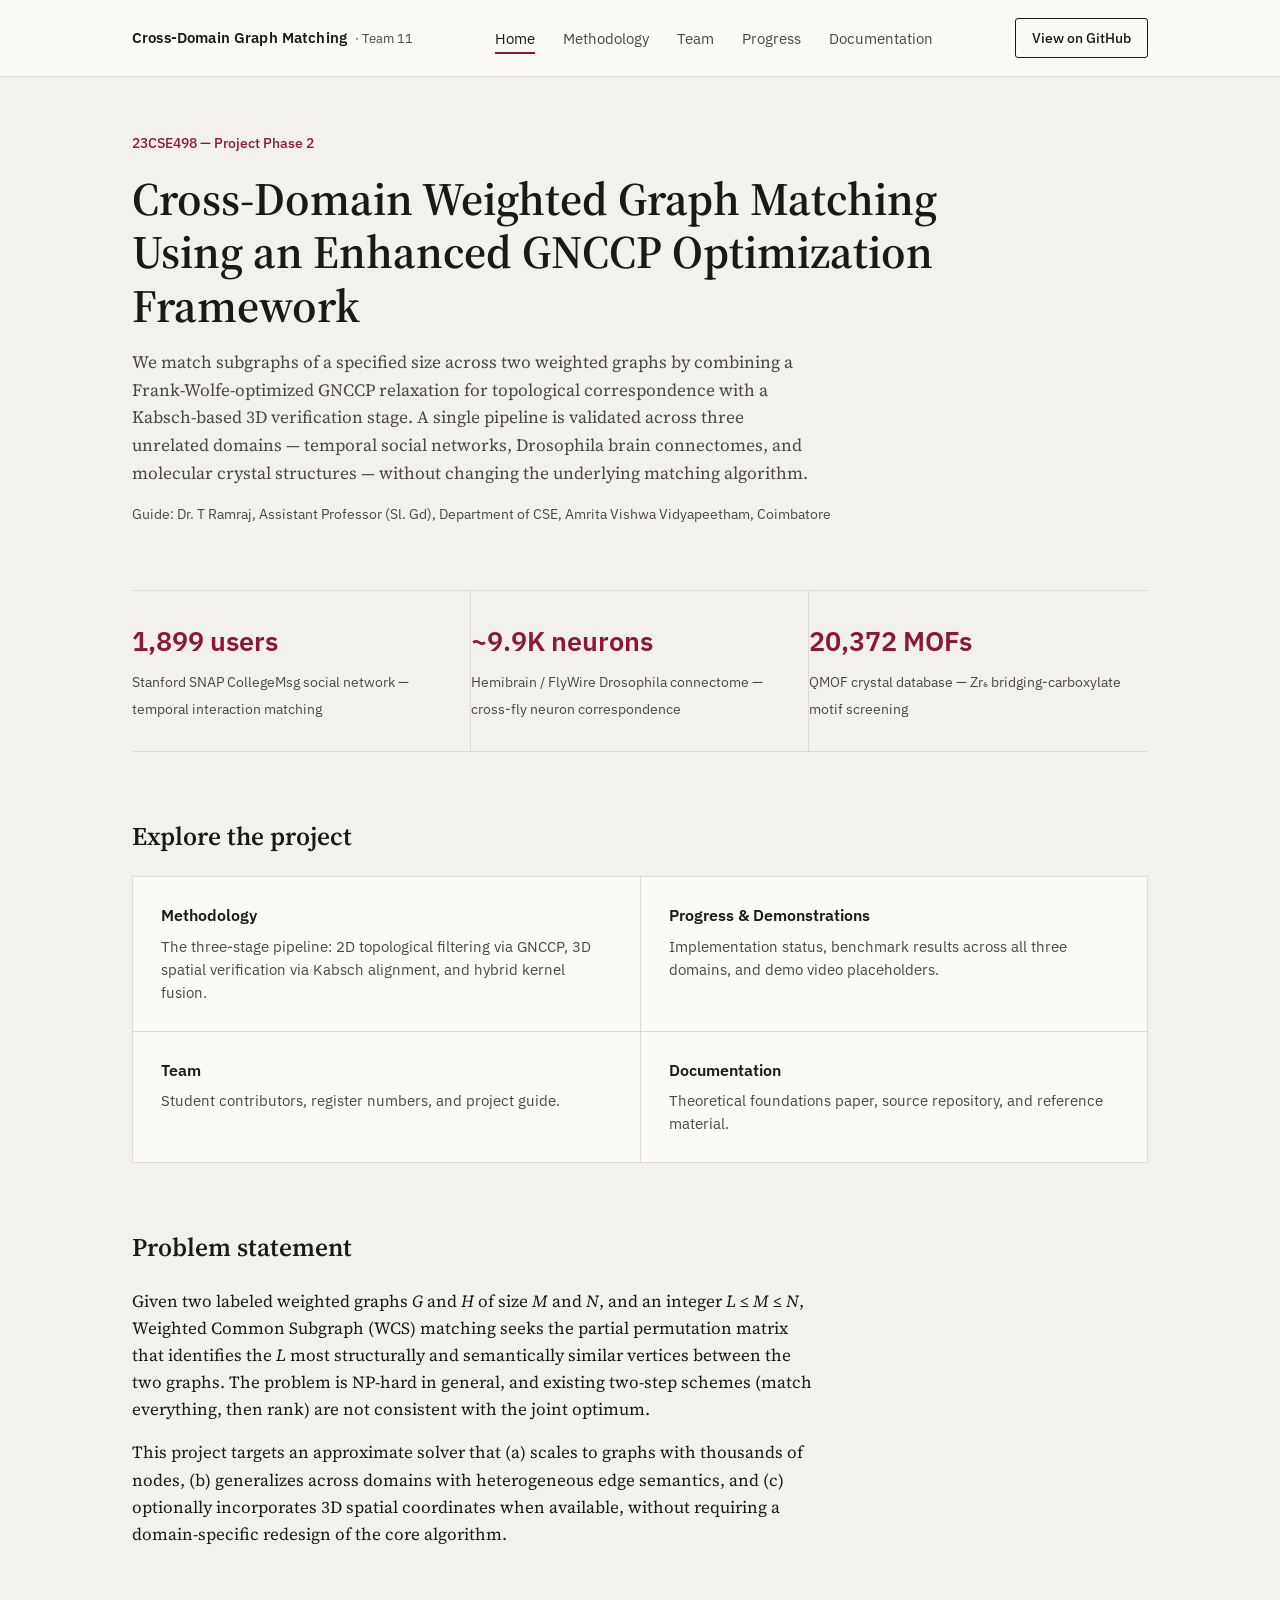
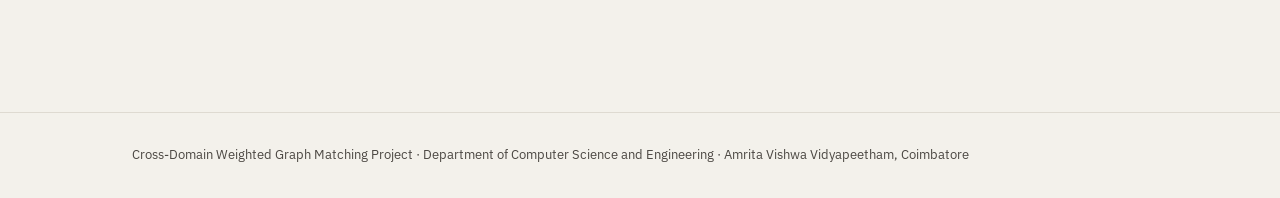
<file: website/index.html>
<!DOCTYPE html>
<html lang="en">
<head>
<meta charset="UTF-8">
<meta name="viewport" content="width=device-width, initial-scale=1.0">
<title>Cross-Domain Weighted Graph Matching — Project Portal</title>
<link rel="stylesheet" href="style.css">
</head>
<body>

<header class="site-header">
  <div class="nav-inner">
    <a class="brand" href="index.html">Cross-Domain Graph Matching <small>· Team 11</small></a>
    <ul class="nav-links">
      <li><a href="index.html" aria-current="page">Home</a></li>
      <li><a href="methodology.html">Methodology</a></li>
      <li><a href="team.html">Team</a></li>
      <li><a href="progress.html">Progress</a></li>
      <li><a href="docs.html">Documentation</a></li>
    </ul>
    <a class="gh-btn" href="https://github.com/Efficient-3D-Kernels/Efficient-3D-Kernels-for-molecular-property-prediction" target="_blank" rel="noopener">View on GitHub</a>
  </div>
</header>

<main>
  <div class="wrap">

    <section class="hero">
      <p class="eyebrow">23CSE498 — Project Phase 2</p>
      <h1>Cross-Domain Weighted Graph Matching Using an Enhanced GNCCP Optimization Framework</h1>
      <p class="abstract">We match subgraphs of a specified size across two weighted graphs by combining a Frank-Wolfe-optimized GNCCP relaxation for topological correspondence with a Kabsch-based 3D verification stage. A single pipeline is validated across three unrelated domains — temporal social networks, Drosophila brain connectomes, and molecular crystal structures — without changing the underlying matching algorithm.</p>
      <p class="hero-meta">Guide: Dr. T Ramraj, Assistant Professor (Sl. Gd), Department of CSE, Amrita Vishwa Vidyapeetham, Coimbatore</p>
    </section>

    <section class="domain-band">
      <div>
        <span class="stat">1,899 users</span>
        <span class="label">Stanford SNAP CollegeMsg social network — temporal interaction matching</span>
      </div>
      <div>
        <span class="stat">~9.9K neurons</span>
        <span class="label">Hemibrain / FlyWire Drosophila connectome — cross-fly neuron correspondence</span>
      </div>
      <div>
        <span class="stat">20,372 MOFs</span>
        <span class="label">QMOF crystal database — Zr₆ bridging-carboxylate motif screening</span>
      </div>
    </section>

    <section>
      <h2>Explore the project</h2>
      <div class="section-links">
        <a href="methodology.html">
          <h3>Methodology</h3>
          <p>The three-stage pipeline: 2D topological filtering via GNCCP, 3D spatial verification via Kabsch alignment, and hybrid kernel fusion.</p>
        </a>
        <a href="progress.html">
          <h3>Progress &amp; Demonstrations</h3>
          <p>Implementation status, benchmark results across all three domains, and demo video placeholders.</p>
        </a>
        <a href="team.html">
          <h3>Team</h3>
          <p>Student contributors, register numbers, and project guide.</p>
        </a>
        <a href="docs.html">
          <h3>Documentation</h3>
          <p>Theoretical foundations paper, source repository, and reference material.</p>
        </a>
      </div>
    </section>

    <section>
      <h2>Problem statement</h2>
      <div class="prose">
        <p>Given two labeled weighted graphs <em>G</em> and <em>H</em> of size <em>M</em> and <em>N</em>, and an integer <em>L</em> ≤ <em>M</em> ≤ <em>N</em>, Weighted Common Subgraph (WCS) matching seeks the partial permutation matrix that identifies the <em>L</em> most structurally and semantically similar vertices between the two graphs. The problem is NP-hard in general, and existing two-step schemes (match everything, then rank) are not consistent with the joint optimum.</p>
        <p>This project targets an approximate solver that (a) scales to graphs with thousands of nodes, (b) generalizes across domains with heterogeneous edge semantics, and (c) optionally incorporates 3D spatial coordinates when available, without requiring a domain-specific redesign of the core algorithm.</p>
      </div>
    </section>

  </div>
</main>

<footer>
  <div class="wrap">
    Cross-Domain Weighted Graph Matching Project · Department of Computer Science and Engineering · Amrita Vishwa Vidyapeetham, Coimbatore
  </div>
</footer>

</body>
</html>
</file>
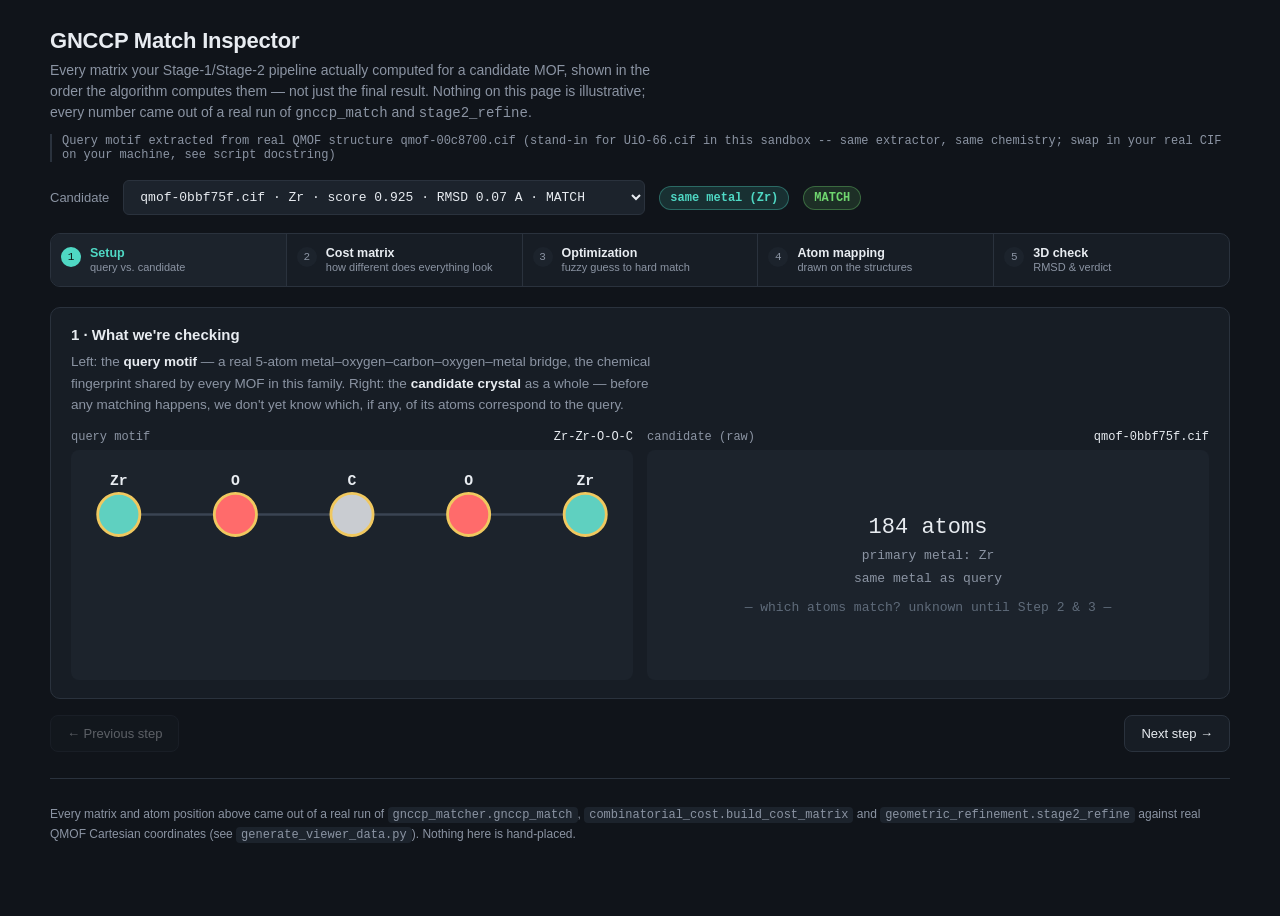
<file: mof_project/mof_match_viewer.html>
<!DOCTYPE html>
<html lang="en">
<head>
<meta charset="UTF-8">
<meta name="viewport" content="width=device-width, initial-scale=1.0">
<title>GNCCP Match Inspector — Step by Step</title>
<style>
  :root{
    --bg: #10141a;
    --panel: #171d25;
    --panel-2: #1c232c;
    --line: #2a323d;
    --text: #e8ecf1;
    --muted: #8b94a3;
    --accent: #4fd8c4;
    --match: #6fd66f;
    --decoy: #e0965f;
    --ring: #f0c85f;
    --cost-lo: #1f6b62;
    --cost-hi: #c14e3a;
    --mono: ui-monospace, "SF Mono", Consolas, "Liberation Mono", Menlo, monospace;
    --sans: -apple-system, "Segoe UI", Roboto, "Helvetica Neue", Arial, sans-serif;
  }
  *{box-sizing:border-box;}
  html,body{margin:0;padding:0;background:var(--bg);color:var(--text);font-family:var(--sans);}
  body{padding:28px 32px 60px;}

  header{max-width:1180px;margin:0 auto 18px;}
  header h1{font-size:22px;font-weight:600;margin:0 0 6px;letter-spacing:-0.01em;}
  header p{margin:0;color:var(--muted);font-size:14px;line-height:1.5;max-width:78ch;}
  header .note{margin-top:10px;font-size:12px;color:var(--muted);font-family:var(--mono);
    border-left:2px solid var(--line);padding-left:10px;}

  .controls{max-width:1180px;margin:18px auto;display:flex;align-items:center;gap:14px;flex-wrap:wrap;}
  .controls label{font-size:13px;color:var(--muted);}
  select{
    background:var(--panel-2);color:var(--text);border:1px solid var(--line);
    border-radius:6px;padding:8px 12px;font-family:var(--mono);font-size:13px;min-width:340px;
  }
  select:focus{outline:2px solid var(--accent);outline-offset:1px;}

  .badge{display:inline-flex;align-items:center;gap:6px;padding:4px 10px;border-radius:20px;
    font-size:12px;font-family:var(--mono);font-weight:600;}
  .badge.match{background:rgba(111,214,111,0.14);color:var(--match);border:1px solid rgba(111,214,111,0.35);}
  .badge.decoy{background:rgba(224,150,95,0.14);color:var(--decoy);border:1px solid rgba(224,150,95,0.35);}
  .badge.pos{background:rgba(79,216,196,0.14);color:var(--accent);border:1px solid rgba(79,216,196,0.35);}
  .badge.neg{background:rgba(139,148,163,0.14);color:var(--muted);border:1px solid rgba(139,148,163,0.35);}

  /* stepper */
  .stepper{max-width:1180px;margin:0 auto 20px;display:flex;border:1px solid var(--line);
    border-radius:10px;overflow:hidden;background:var(--panel);}
  .step-btn{flex:1;padding:12px 10px;background:none;border:none;color:var(--muted);
    font-family:var(--sans);font-size:12.5px;cursor:pointer;text-align:left;
    border-right:1px solid var(--line);display:flex;gap:9px;align-items:flex-start;}
  .step-btn:last-child{border-right:none;}
  .step-btn .num{width:20px;height:20px;flex:0 0 20px;border-radius:50%;background:var(--panel-2);
    color:var(--muted);font-family:var(--mono);font-size:11px;display:flex;align-items:center;
    justify-content:center;margin-top:1px;}
  .step-btn .lbl b{display:block;color:var(--text);font-size:12.5px;font-weight:600;}
  .step-btn .lbl span{color:var(--muted);font-size:11px;}
  .step-btn.active{background:var(--panel-2);}
  .step-btn.active .num{background:var(--accent);color:#0a1512;}
  .step-btn.active .lbl b{color:var(--accent);}
  .step-btn:hover{background:var(--panel-2);}

  main{max-width:1180px;margin:0 auto;}
  .step-panel{display:none;}
  .step-panel.active{display:block;}

  .card{background:var(--panel);border:1px solid var(--line);border-radius:10px;padding:18px 20px;
    margin-bottom:14px;}
  .card h2{font-size:15px;margin:0 0 8px;font-weight:600;}
  .card .explain{font-size:13.5px;color:var(--muted);line-height:1.6;margin:0 0 14px;max-width:80ch;}
  .card .explain b{color:var(--text);font-weight:600;}
  .card .explain code{font-family:var(--mono);background:var(--panel-2);padding:1px 5px;border-radius:4px;
    font-size:12.5px;color:var(--accent);}

  .two-col{display:grid;grid-template-columns:1fr 1fr;gap:14px;}
  @media (max-width:820px){ .two-col{grid-template-columns:1fr;} }

  .panel-label{font-size:12px;color:var(--muted);font-family:var(--mono);
    display:flex;justify-content:space-between;margin-bottom:6px;}
  .panel-label span.tag{color:var(--text);}
  svg.graph{width:100%;height:230px;display:block;background:var(--panel-2);border-radius:8px;}
  svg.graph text{font-family:var(--mono);font-size:10px;fill:var(--text);pointer-events:none;}
  svg.graph text.elem{font-size:10.5px;font-weight:600;}
  circle.atom{cursor:pointer;transition:r 120ms ease, stroke-width 120ms ease;stroke:#0000;stroke-width:0;}
  circle.atom.matched{stroke:var(--ring);stroke-width:2;}
  circle.atom.context{opacity:0.55;}
  circle.atom.active{stroke:#fff;stroke-width:2.5;filter:drop-shadow(0 0 6px rgba(255,255,255,0.5));}
  line.bond{stroke:#3a4453;stroke-width:1.4;}

  #linkOverlay{position:absolute;top:0;left:0;width:100%;height:100%;pointer-events:none;z-index:5;}
  #linkOverlay path{fill:none;stroke:var(--ring);stroke-width:1.4;opacity:0;transition:opacity 150ms ease;}
  #linkOverlay path.on{opacity:0.85;}
  #linkOverlay path.dim{opacity:0.22;}
  .mapping-stage{position:relative;}

  .legend{display:flex;gap:14px;flex-wrap:wrap;margin:10px 2px 0;font-size:11.5px;color:var(--muted);
    font-family:var(--mono);}
  .legend .sw{display:inline-block;width:9px;height:9px;border-radius:50%;margin-right:5px;vertical-align:middle;}

  /* matrices */
  .matrix-scroll{overflow-x:auto;border:1px solid var(--line);border-radius:8px;}
  table.matrix{border-collapse:collapse;font-family:var(--mono);font-size:11.5px;}
  table.matrix th, table.matrix td{padding:6px 9px;text-align:center;white-space:nowrap;
    border-bottom:1px solid var(--line);border-right:1px solid var(--line);}
  table.matrix th{color:var(--muted);font-weight:500;background:var(--panel-2);position:sticky;top:0;}
  table.matrix th.corner{background:var(--panel);position:sticky;left:0;top:0;z-index:3;}
  table.matrix td.rowhead{color:var(--text);font-weight:600;background:var(--panel-2);
    position:sticky;left:0;text-align:left;z-index:2;border-right:1px solid var(--line);}
  table.matrix td.cell{color:#fff;min-width:38px;}
  table.matrix th.matched-col{color:var(--ring);}

  .cbar{display:flex;align-items:center;gap:8px;font-size:11.5px;color:var(--muted);
    font-family:var(--mono);margin-top:10px;}
  .cbar .grad{width:140px;height:8px;border-radius:4px;
    background:linear-gradient(90deg, var(--cost-lo), var(--cost-hi));}

  .matrix-pair{display:grid;grid-template-columns:1fr 1fr;gap:16px;}
  @media (max-width:820px){ .matrix-pair{grid-template-columns:1fr;} }
  .matrix-pair h3{font-size:12.5px;color:var(--muted);margin:0 0 8px;font-weight:600;
    text-transform:none;}
  .matrix-pair h3 b{color:var(--text);}

  .stats{display:grid;grid-template-columns:repeat(auto-fit, minmax(150px,1fr));gap:1px;
    background:var(--line);border:1px solid var(--line);border-radius:10px;overflow:hidden;}
  .stat{background:var(--panel);padding:14px 16px;}
  .stat .k{font-size:11px;color:var(--muted);margin-bottom:6px;}
  .stat .v{font-size:20px;font-family:var(--mono);font-weight:600;}
  .stat .sub{font-size:11px;color:var(--muted);margin-top:4px;}
  .bar{height:4px;border-radius:2px;background:var(--panel-2);margin-top:8px;overflow:hidden;}
  .bar i{display:block;height:100%;background:var(--accent);border-radius:2px;}

  .stepnav{display:flex;justify-content:space-between;max-width:1180px;margin:16px auto 0;}
  .stepnav button{background:var(--panel);border:1px solid var(--line);color:var(--text);
    padding:10px 16px;border-radius:8px;font-family:var(--sans);font-size:13px;cursor:pointer;}
  .stepnav button:hover{border-color:var(--accent);color:var(--accent);}
  .stepnav button:disabled{opacity:0.35;cursor:default;}
  .stepnav button:disabled:hover{border-color:var(--line);color:var(--text);}

  footer{max-width:1180px;margin:26px auto 0;font-size:12px;color:var(--muted);
    border-top:1px solid var(--line);padding-top:14px;line-height:1.6;}
  footer code{font-family:var(--mono);background:var(--panel-2);padding:1px 5px;border-radius:4px;}
</style>
</head>
<body>

<header>
  <h1>GNCCP Match Inspector</h1>
  <p>Every matrix your Stage-1/Stage-2 pipeline actually computed for a candidate MOF, shown in the
     order the algorithm computes them — not just the final result. Nothing on this page is
     illustrative; every number came out of a real run of <code>gnccp_match</code> and
     <code>stage2_refine</code>.</p>
  <div class="note" id="sourceNote"></div>
</header>

<div class="controls">
  <label for="candidateSelect">Candidate</label>
  <select id="candidateSelect"></select>
  <span id="metalBadge"></span>
  <span id="verdictBadge"></span>
</div>

<div class="stepper" id="stepper"></div>

<main>

  <!-- STEP 1 -->
  <div class="step-panel" data-step="1">
    <div class="card">
      <h2>1 · What we're checking</h2>
      <p class="explain">Left: the <b>query motif</b> — a real 5-atom metal–oxygen–carbon–oxygen–metal
        bridge, the chemical fingerprint shared by every MOF in this family. Right: the
        <b>candidate crystal</b> as a whole — before any matching happens, we don't yet know which,
        if any, of its atoms correspond to the query.</p>
      <div class="two-col">
        <div>
          <div class="panel-label"><span>query motif</span><span class="tag" id="s1QueryTag"></span></div>
          <svg class="graph" id="s1QueryGraph" viewBox="0 0 400 140"></svg>
        </div>
        <div>
          <div class="panel-label"><span>candidate (raw)</span><span class="tag" id="s1CandTag"></span></div>
          <div id="s1CandInfo" style="background:var(--panel-2);border-radius:8px;height:230px;
            display:flex;flex-direction:column;align-items:center;justify-content:center;
            gap:8px;font-family:var(--mono);color:var(--muted);font-size:13px;"></div>
        </div>
      </div>
    </div>
  </div>

  <!-- STEP 2 -->
  <div class="step-panel" data-step="2">
    <div class="card">
      <h2>2 · Cost matrix C — how different does every atom pair look?</h2>
      <p class="explain">One row per query atom, one column per candidate atom. Each cell is a
        <b>dissimilarity score</b>, not a match/no-match flag — <b>this is the matrix that is not
        0/1</b>. It's built from three things: element mismatch (0 if same element, otherwise a flat
        penalty of <code>w_elem = 3.0</code> — chemistry is never allowed to cross), plus a small
        penalty for having a different number of bonds, plus a small penalty if the neighboring atoms'
        elements don't match either. Darker teal = looks similar; red = looks very different. The
        0/1 decision happens later, in Step 3.</p>
      <div class="matrix-scroll">
        <table class="matrix" id="costMatrixTable"></table>
      </div>
      <div class="cbar"><span>0 (identical)</span><div class="grad"></div><span id="costMax"></span></div>
      <p class="explain" id="costNote" style="margin-top:12px;margin-bottom:0;"></p>
    </div>
  </div>

  <!-- STEP 3 -->
  <div class="step-panel" data-step="3">
    <div class="card">
      <h2>3 · GNCCP optimization — from a fuzzy guess to a hard match</h2>
      <p class="explain">GNCCP starts by assuming every candidate atom is <b>equally plausible</b>
        for every query atom (left matrix — every cell holds the same tiny fraction). It then
        homotopes a parameter ζ from +1 to −1 (Frank-Wolfe + Hungarian solving the inner step each
        time), gradually sharpening that fuzzy guess. By the end, exactly <b>one 1 per row</b>
        survives (right matrix) — a real one-to-one assignment. <b>This</b> is the matrix that is
        0/1, and only this one.</p>
      <div class="matrix-pair">
        <div>
          <h3>Before — <b>X</b> at ζ=+1 (Proposition 1)</h3>
          <div class="matrix-scroll"><table class="matrix" id="xInitialTable"></table></div>
        </div>
        <div>
          <h3>After — <b>X*</b>, final discretized match</h3>
          <div class="matrix-scroll"><table class="matrix" id="xFinalTable"></table></div>
        </div>
      </div>
      <div class="stats" style="margin-top:14px;">
        <div class="stat"><div class="k">Frank-Wolfe iterations paid</div><div class="v" id="s3Iters"></div>
          <div class="sub">Hungarian solves, Algorithm 1</div></div>
        <div class="stat"><div class="k">Stage 1 score</div><div class="v" id="s3Score"></div>
          <div class="sub">exp(-γ F*/L), Proposition 3</div>
          <div class="bar"><i id="s3ScoreBar"></i></div></div>
        <div class="stat"><div class="k">Query bonds preserved</div><div class="v" id="s3Edge"></div>
          <div class="sub">edge consistency after matching</div>
          <div class="bar"><i id="s3EdgeBar"></i></div></div>
      </div>
    </div>
  </div>

  <!-- STEP 4 -->
  <div class="step-panel" data-step="4">
    <div class="card mapping-stage">
      <h2>4 · The atom mapping, drawn</h2>
      <p class="explain">The same X* from Step 3, but as atoms instead of numbers. Hover or tap an
        atom in either panel to trace its match; all matched pairs are shown faintly by default.</p>
      <div class="two-col">
        <div>
          <div class="panel-label"><span>query</span><span class="tag" id="s4QueryTag"></span></div>
          <svg class="graph" id="queryGraph" viewBox="0 0 400 140"></svg>
          <div class="legend" id="queryLegend"></div>
        </div>
        <div>
          <div class="panel-label"><span>candidate — matched region</span><span id="candContext"></span></div>
          <svg class="graph" id="candGraph" viewBox="0 0 400 260"></svg>
          <div class="legend" id="candLegend"></div>
        </div>
      </div>
      <svg id="linkOverlay"></svg>
    </div>
  </div>

  <!-- STEP 5 -->
  <div class="step-panel" data-step="5">
    <div class="card">
      <h2>5 · 3D verification — does it actually overlay in space?</h2>
      <p class="explain">A 2D/topology match doesn't guarantee the atoms sit in the right place in
        3D. We take the matched atoms, find the best-fit rotation (Kabsch, Theorem 4), and measure
        how far apart they still are afterward (<b>RMSD</b>, in Ångströms). Under 2.0 Å is the
        field-standard "real match" cutoff; above it, it's flagged a <b>3D decoy</b> — same
        chemistry, wrong shape. The bond/angle/torsion check is a second, independent opinion using
        local geometry rather than the whole-motif overlay.</p>
      <div class="stats" id="statsGrid"></div>
    </div>
  </div>

</main>

<div class="stepnav">
  <button id="prevBtn">&larr; Previous step</button>
  <button id="nextBtn">Next step &rarr;</button>
</div>

<footer>
  <p id="footerNote"></p>
</footer>

<script id="viewer-data" type="application/json">{
  "query_source_note": "Query motif extracted from real QMOF structure qmof-00c8700.cif (stand-in for UiO-66.cif in this sandbox -- same extractor, same chemistry; swap in your real CIF on your machine, see script docstring)",
  "query_metal": "Zr",
  "query_graph": {
    "nodes": [
      {
        "id": "0",
        "element": "Zr",
        "color": "#5fd0c0",
        "x": 0,
        "y": 0
      },
      {
        "id": "3",
        "element": "Zr",
        "color": "#5fd0c0",
        "x": 4,
        "y": 0
      },
      {
        "id": "90",
        "element": "O",
        "color": "#ff6b6b",
        "x": 1,
        "y": 0
      },
      {
        "id": "93",
        "element": "O",
        "color": "#ff6b6b",
        "x": 3,
        "y": 0
      },
      {
        "id": "30",
        "element": "C",
        "color": "#c9ccd1",
        "x": 2,
        "y": 0
      }
    ],
    "edges": [
      [
        "0",
        "3"
      ],
      [
        "0",
        "90"
      ],
      [
        "3",
        "93"
      ],
      [
        "90",
        "30"
      ],
      [
        "93",
        "30"
      ]
    ]
  },
  "candidates": [
    {
      "name": "qmof-0bbf75f.cif",
      "metal": "Zr",
      "same_metal_as_query": true,
      "heuristic_label": 1,
      "n_atoms_full_structure": 184,
      "n_candidate_atoms_in_cost_matrix": 184,
      "score_2d": 0.925116532443266,
      "edge_consistency": 1.0,
      "n_fw_iters": 53,
      "rmsd": 0.0675,
      "motif_score_3d": 0.9767,
      "k3d": 0.9347,
      "hybrid_score": 0.9299,
      "verdict": "MATCH",
      "mapping": {
        "0": "5",
        "3": "1",
        "90": "145",
        "93": "141",
        "30": "76"
      },
      "matrix_row_labels": [
        "Zr (#0)",
        "O (#90)",
        "C (#30)",
        "O (#93)",
        "Zr (#3)"
      ],
      "matrix_col_labels": [
        "Zr (#0)",
        "Zr (#1)",
        "Zr (#2)",
        "Zr (#3)",
        "Zr (#4)",
        "Zr (#5)",
        "O (#133)",
        "O (#134)",
        "O (#135)",
        "O (#136)",
        "O (#129)",
        "O (#139)",
        "O (#140)",
        "O (#141)",
        "O (#130)",
        "O (#143)",
        "O (#145)",
        "O (#146)",
        "O (#144)",
        "O (#148)",
        "C (#76)",
        "C (#102)"
      ],
      "matrix_col_matched": [
        false,
        true,
        false,
        false,
        false,
        true,
        false,
        false,
        false,
        false,
        false,
        false,
        false,
        true,
        false,
        false,
        true,
        false,
        false,
        false,
        true,
        false
      ],
      "cost_matrix": [
        [
          1.9,
          1.9,
          1.79,
          1.9,
          1.9,
          1.9,
          3.98,
          4.17,
          3.98,
          4.17,
          4.17,
          3.75,
          3.98,
          3.75,
          3.98,
          3.75,
          3.75,
          3.98,
          3.75,
          3.75,
          3.98,
          4.5
        ],
        [
          5.12,
          5.12,
          5.02,
          5.12,
          5.12,
          5.12,
          0.98,
          1.17,
          0.98,
          1.17,
          1.17,
          0.0,
          0.98,
          0.0,
          0.98,
          0.75,
          0.0,
          0.98,
          0.75,
          0.0,
          3.98,
          3.75
        ],
        [
          4.9,
          4.9,
          4.79,
          4.9,
          4.9,
          4.9,
          4.58,
          4.67,
          4.58,
          4.67,
          4.67,
          4.5,
          4.58,
          4.5,
          4.58,
          4.5,
          4.5,
          4.58,
          4.5,
          4.5,
          0.38,
          1.5
        ],
        [
          5.12,
          5.12,
          5.02,
          5.12,
          5.12,
          5.12,
          0.98,
          1.17,
          0.98,
          1.17,
          1.17,
          0.0,
          0.98,
          0.0,
          0.98,
          0.75,
          0.0,
          0.98,
          0.75,
          0.0,
          3.98,
          3.75
        ],
        [
          1.9,
          1.9,
          1.79,
          1.9,
          1.9,
          1.9,
          3.98,
          4.17,
          3.98,
          4.17,
          4.17,
          3.75,
          3.98,
          3.75,
          3.98,
          3.75,
          3.75,
          3.98,
          3.75,
          3.75,
          3.98,
          4.5
        ]
      ],
      "cost_matrix_note": "5 x 184 in the real run (w_elem=3.0, w_deg=1.0, w_hist=1.5); showing 5 x 22 here (matched atoms + their bonded neighbors)",
      "x_initial": [
        [
          0.00543,
          0.00543,
          0.00543,
          0.00543,
          0.00543,
          0.00543,
          0.00543,
          0.00543,
          0.00543,
          0.00543,
          0.00543,
          0.00543,
          0.00543,
          0.00543,
          0.00543,
          0.00543,
          0.00543,
          0.00543,
          0.00543,
          0.00543,
          0.00543,
          0.00543
        ],
        [
          0.00543,
          0.00543,
          0.00543,
          0.00543,
          0.00543,
          0.00543,
          0.00543,
          0.00543,
          0.00543,
          0.00543,
          0.00543,
          0.00543,
          0.00543,
          0.00543,
          0.00543,
          0.00543,
          0.00543,
          0.00543,
          0.00543,
          0.00543,
          0.00543,
          0.00543
        ],
        [
          0.00543,
          0.00543,
          0.00543,
          0.00543,
          0.00543,
          0.00543,
          0.00543,
          0.00543,
          0.00543,
          0.00543,
          0.00543,
          0.00543,
          0.00543,
          0.00543,
          0.00543,
          0.00543,
          0.00543,
          0.00543,
          0.00543,
          0.00543,
          0.00543,
          0.00543
        ],
        [
          0.00543,
          0.00543,
          0.00543,
          0.00543,
          0.00543,
          0.00543,
          0.00543,
          0.00543,
          0.00543,
          0.00543,
          0.00543,
          0.00543,
          0.00543,
          0.00543,
          0.00543,
          0.00543,
          0.00543,
          0.00543,
          0.00543,
          0.00543,
          0.00543,
          0.00543
        ],
        [
          0.00543,
          0.00543,
          0.00543,
          0.00543,
          0.00543,
          0.00543,
          0.00543,
          0.00543,
          0.00543,
          0.00543,
          0.00543,
          0.00543,
          0.00543,
          0.00543,
          0.00543,
          0.00543,
          0.00543,
          0.00543,
          0.00543,
          0.00543,
          0.00543,
          0.00543
        ]
      ],
      "x_initial_value": 0.00543,
      "x_final": [
        [
          0,
          0,
          0,
          0,
          0,
          1,
          0,
          0,
          0,
          0,
          0,
          0,
          0,
          0,
          0,
          0,
          0,
          0,
          0,
          0,
          0,
          0
        ],
        [
          0,
          0,
          0,
          0,
          0,
          0,
          0,
          0,
          0,
          0,
          0,
          0,
          0,
          0,
          0,
          0,
          1,
          0,
          0,
          0,
          0,
          0
        ],
        [
          0,
          0,
          0,
          0,
          0,
          0,
          0,
          0,
          0,
          0,
          0,
          0,
          0,
          0,
          0,
          0,
          0,
          0,
          0,
          0,
          1,
          0
        ],
        [
          0,
          0,
          0,
          0,
          0,
          0,
          0,
          0,
          0,
          0,
          0,
          0,
          0,
          1,
          0,
          0,
          0,
          0,
          0,
          0,
          0,
          0
        ],
        [
          0,
          1,
          0,
          0,
          0,
          0,
          0,
          0,
          0,
          0,
          0,
          0,
          0,
          0,
          0,
          0,
          0,
          0,
          0,
          0,
          0,
          0
        ]
      ],
      "candidate_graph": {
        "nodes": [
          {
            "id": "0",
            "element": "Zr",
            "color": "#5fd0c0",
            "x": 0.4252,
            "y": -0.01,
            "matched": false
          },
          {
            "id": "1",
            "element": "Zr",
            "color": "#5fd0c0",
            "x": -0.072,
            "y": 0.3014,
            "matched": true
          },
          {
            "id": "2",
            "element": "Zr",
            "color": "#5fd0c0",
            "x": 0.1727,
            "y": -0.0029,
            "matched": false
          },
          {
            "id": "3",
            "element": "Zr",
            "color": "#5fd0c0",
            "x": 0.3634,
            "y": 0.2905,
            "matched": false
          },
          {
            "id": "4",
            "element": "Zr",
            "color": "#5fd0c0",
            "x": 0.1785,
            "y": 0.2618,
            "matched": false
          },
          {
            "id": "5",
            "element": "Zr",
            "color": "#5fd0c0",
            "x": 0.0455,
            "y": -0.0899,
            "matched": true
          },
          {
            "id": "133",
            "element": "O",
            "color": "#ff6b6b",
            "x": 0.2892,
            "y": 0.6976,
            "matched": false
          },
          {
            "id": "134",
            "element": "O",
            "color": "#ff6b6b",
            "x": -0.0975,
            "y": -0.1881,
            "matched": false
          },
          {
            "id": "135",
            "element": "O",
            "color": "#ff6b6b",
            "x": -0.2466,
            "y": 0.0609,
            "matched": false
          },
          {
            "id": "136",
            "element": "O",
            "color": "#ff6b6b",
            "x": 0.1103,
            "y": 0.5154,
            "matched": false
          },
          {
            "id": "129",
            "element": "O",
            "color": "#ff6b6b",
            "x": 0.605,
            "y": -0.0249,
            "matched": false
          },
          {
            "id": "139",
            "element": "O",
            "color": "#ff6b6b",
            "x": -0.3134,
            "y": 0.8003,
            "matched": false
          },
          {
            "id": "140",
            "element": "O",
            "color": "#ff6b6b",
            "x": -0.6015,
            "y": -0.3917,
            "matched": false
          },
          {
            "id": "141",
            "element": "O",
            "color": "#ff6b6b",
            "x": -0.5545,
            "y": 0.0796,
            "matched": true
          },
          {
            "id": "130",
            "element": "O",
            "color": "#ff6b6b",
            "x": 0.4782,
            "y": -0.2513,
            "matched": false
          },
          {
            "id": "143",
            "element": "O",
            "color": "#ff6b6b",
            "x": -0.6171,
            "y": 0.315,
            "matched": false
          },
          {
            "id": "145",
            "element": "O",
            "color": "#ff6b6b",
            "x": -0.1924,
            "y": -0.7006,
            "matched": true
          },
          {
            "id": "146",
            "element": "O",
            "color": "#ff6b6b",
            "x": -0.8426,
            "y": 0.1957,
            "matched": false
          },
          {
            "id": "144",
            "element": "O",
            "color": "#ff6b6b",
            "x": 0.6806,
            "y": -0.4077,
            "matched": false
          },
          {
            "id": "148",
            "element": "O",
            "color": "#ff6b6b",
            "x": 0.7309,
            "y": 0.2351,
            "matched": false
          },
          {
            "id": "76",
            "element": "C",
            "color": "#c9ccd1",
            "x": -0.5029,
            "y": -0.686,
            "matched": true
          },
          {
            "id": "102",
            "element": "C",
            "color": "#c9ccd1",
            "x": -0.0389,
            "y": -1.0,
            "matched": false
          }
        ],
        "edges": [
          [
            "0",
            "2"
          ],
          [
            "0",
            "3"
          ],
          [
            "0",
            "4"
          ],
          [
            "0",
            "5"
          ],
          [
            "0",
            "129"
          ],
          [
            "0",
            "130"
          ],
          [
            "1",
            "2"
          ],
          [
            "1",
            "3"
          ],
          [
            "1",
            "4"
          ],
          [
            "1",
            "5"
          ],
          [
            "1",
            "133"
          ],
          [
            "1",
            "134"
          ],
          [
            "1",
            "135"
          ],
          [
            "1",
            "136"
          ],
          [
            "1",
            "139"
          ],
          [
            "1",
            "141"
          ],
          [
            "1",
            "146"
          ],
          [
            "1",
            "148"
          ],
          [
            "2",
            "4"
          ],
          [
            "2",
            "5"
          ],
          [
            "2",
            "129"
          ],
          [
            "2",
            "134"
          ],
          [
            "2",
            "135"
          ],
          [
            "3",
            "4"
          ],
          [
            "3",
            "5"
          ],
          [
            "3",
            "130"
          ],
          [
            "3",
            "133"
          ],
          [
            "3",
            "136"
          ],
          [
            "4",
            "133"
          ],
          [
            "4",
            "134"
          ],
          [
            "5",
            "129"
          ],
          [
            "5",
            "130"
          ],
          [
            "5",
            "135"
          ],
          [
            "5",
            "136"
          ],
          [
            "5",
            "140"
          ],
          [
            "5",
            "143"
          ],
          [
            "5",
            "144"
          ],
          [
            "5",
            "145"
          ],
          [
            "141",
            "76"
          ],
          [
            "145",
            "76"
          ],
          [
            "76",
            "102"
          ]
        ]
      }
    },
    {
      "name": "qmof-0147aef.cif",
      "metal": "Zr",
      "same_metal_as_query": true,
      "heuristic_label": 1,
      "n_atoms_full_structure": 118,
      "n_candidate_atoms_in_cost_matrix": 118,
      "score_2d": 0.9279786386295903,
      "edge_consistency": 1.0,
      "n_fw_iters": 53,
      "rmsd": 0.073,
      "motif_score_3d": 0.9625,
      "k3d": 0.9296,
      "hybrid_score": 0.9288,
      "verdict": "MATCH",
      "mapping": {
        "0": "4",
        "3": "2",
        "90": "107",
        "93": "106",
        "30": "65"
      },
      "matrix_row_labels": [
        "Zr (#0)",
        "O (#90)",
        "C (#30)",
        "O (#93)",
        "Zr (#3)"
      ],
      "matrix_col_labels": [
        "Zr (#0)",
        "Zr (#1)",
        "Zr (#2)",
        "Zr (#3)",
        "Zr (#4)",
        "Zr (#5)",
        "C (#65)",
        "C (#69)",
        "O (#87)",
        "O (#91)",
        "O (#98)",
        "O (#100)",
        "O (#103)",
        "O (#106)",
        "O (#107)",
        "O (#108)",
        "O (#109)",
        "O (#112)",
        "O (#113)",
        "O (#114)",
        "O (#115)",
        "O (#116)"
      ],
      "matrix_col_matched": [
        false,
        false,
        true,
        false,
        true,
        false,
        true,
        false,
        false,
        false,
        false,
        false,
        false,
        true,
        true,
        false,
        false,
        false,
        false,
        false,
        false,
        false
      ],
      "cost_matrix": [
        [
          1.9,
          1.9,
          1.9,
          1.9,
          1.9,
          1.9,
          3.98,
          4.5,
          3.75,
          3.75,
          3.98,
          3.75,
          3.75,
          3.75,
          3.75,
          3.98,
          3.75,
          4.17,
          3.98,
          3.98,
          4.17,
          4.17
        ],
        [
          5.12,
          5.12,
          5.12,
          5.12,
          5.12,
          5.12,
          3.98,
          3.75,
          0.0,
          0.0,
          0.98,
          0.0,
          0.0,
          0.0,
          0.0,
          0.98,
          0.75,
          1.17,
          0.98,
          0.98,
          1.17,
          1.17
        ],
        [
          4.9,
          4.9,
          4.9,
          4.9,
          4.9,
          4.9,
          0.38,
          1.5,
          4.5,
          4.5,
          4.58,
          4.5,
          4.5,
          4.5,
          4.5,
          4.58,
          4.5,
          4.67,
          4.58,
          4.58,
          4.67,
          4.67
        ],
        [
          5.12,
          5.12,
          5.12,
          5.12,
          5.12,
          5.12,
          3.98,
          3.75,
          0.0,
          0.0,
          0.98,
          0.0,
          0.0,
          0.0,
          0.0,
          0.98,
          0.75,
          1.17,
          0.98,
          0.98,
          1.17,
          1.17
        ],
        [
          1.9,
          1.9,
          1.9,
          1.9,
          1.9,
          1.9,
          3.98,
          4.5,
          3.75,
          3.75,
          3.98,
          3.75,
          3.75,
          3.75,
          3.75,
          3.98,
          3.75,
          4.17,
          3.98,
          3.98,
          4.17,
          4.17
        ]
      ],
      "cost_matrix_note": "5 x 118 in the real run (w_elem=3.0, w_deg=1.0, w_hist=1.5); showing 5 x 22 here (matched atoms + their bonded neighbors)",
      "x_initial": [
        [
          0.00847,
          0.00847,
          0.00847,
          0.00847,
          0.00847,
          0.00847,
          0.00847,
          0.00847,
          0.00847,
          0.00847,
          0.00847,
          0.00847,
          0.00847,
          0.00847,
          0.00847,
          0.00847,
          0.00847,
          0.00847,
          0.00847,
          0.00847,
          0.00847,
          0.00847
        ],
        [
          0.00847,
          0.00847,
          0.00847,
          0.00847,
          0.00847,
          0.00847,
          0.00847,
          0.00847,
          0.00847,
          0.00847,
          0.00847,
          0.00847,
          0.00847,
          0.00847,
          0.00847,
          0.00847,
          0.00847,
          0.00847,
          0.00847,
          0.00847,
          0.00847,
          0.00847
        ],
        [
          0.00847,
          0.00847,
          0.00847,
          0.00847,
          0.00847,
          0.00847,
          0.00847,
          0.00847,
          0.00847,
          0.00847,
          0.00847,
          0.00847,
          0.00847,
          0.00847,
          0.00847,
          0.00847,
          0.00847,
          0.00847,
          0.00847,
          0.00847,
          0.00847,
          0.00847
        ],
        [
          0.00847,
          0.00847,
          0.00847,
          0.00847,
          0.00847,
          0.00847,
          0.00847,
          0.00847,
          0.00847,
          0.00847,
          0.00847,
          0.00847,
          0.00847,
          0.00847,
          0.00847,
          0.00847,
          0.00847,
          0.00847,
          0.00847,
          0.00847,
          0.00847,
          0.00847
        ],
        [
          0.00847,
          0.00847,
          0.00847,
          0.00847,
          0.00847,
          0.00847,
          0.00847,
          0.00847,
          0.00847,
          0.00847,
          0.00847,
          0.00847,
          0.00847,
          0.00847,
          0.00847,
          0.00847,
          0.00847,
          0.00847,
          0.00847,
          0.00847,
          0.00847,
          0.00847
        ]
      ],
      "x_initial_value": 0.00847,
      "x_final": [
        [
          0,
          0,
          0,
          0,
          1,
          0,
          0,
          0,
          0,
          0,
          0,
          0,
          0,
          0,
          0,
          0,
          0,
          0,
          0,
          0,
          0,
          0
        ],
        [
          0,
          0,
          0,
          0,
          0,
          0,
          0,
          0,
          0,
          0,
          0,
          0,
          0,
          0,
          1,
          0,
          0,
          0,
          0,
          0,
          0,
          0
        ],
        [
          0,
          0,
          0,
          0,
          0,
          0,
          1,
          0,
          0,
          0,
          0,
          0,
          0,
          0,
          0,
          0,
          0,
          0,
          0,
          0,
          0,
          0
        ],
        [
          0,
          0,
          0,
          0,
          0,
          0,
          0,
          0,
          0,
          0,
          0,
          0,
          0,
          1,
          0,
          0,
          0,
          0,
          0,
          0,
          0,
          0
        ],
        [
          0,
          0,
          1,
          0,
          0,
          0,
          0,
          0,
          0,
          0,
          0,
          0,
          0,
          0,
          0,
          0,
          0,
          0,
          0,
          0,
          0,
          0
        ]
      ],
      "candidate_graph": {
        "nodes": [
          {
            "id": "0",
            "element": "Zr",
            "color": "#5fd0c0",
            "x": 0.5814,
            "y": -0.1098,
            "matched": false
          },
          {
            "id": "1",
            "element": "Zr",
            "color": "#5fd0c0",
            "x": 0.5199,
            "y": -0.321,
            "matched": false
          },
          {
            "id": "2",
            "element": "Zr",
            "color": "#5fd0c0",
            "x": 0.0549,
            "y": 0.1411,
            "matched": true
          },
          {
            "id": "3",
            "element": "Zr",
            "color": "#5fd0c0",
            "x": 0.2473,
            "y": -0.1315,
            "matched": false
          },
          {
            "id": "4",
            "element": "Zr",
            "color": "#5fd0c0",
            "x": 0.0867,
            "y": -0.0148,
            "matched": true
          },
          {
            "id": "5",
            "element": "Zr",
            "color": "#5fd0c0",
            "x": 0.4305,
            "y": -0.0439,
            "matched": false
          },
          {
            "id": "65",
            "element": "C",
            "color": "#c9ccd1",
            "x": -0.5175,
            "y": -0.0047,
            "matched": true
          },
          {
            "id": "69",
            "element": "C",
            "color": "#c9ccd1",
            "x": -1.0,
            "y": -0.4007,
            "matched": false
          },
          {
            "id": "87",
            "element": "O",
            "color": "#ff6b6b",
            "x": -0.64,
            "y": 0.2246,
            "matched": false
          },
          {
            "id": "91",
            "element": "O",
            "color": "#ff6b6b",
            "x": 0.424,
            "y": 0.6695,
            "matched": false
          },
          {
            "id": "98",
            "element": "O",
            "color": "#ff6b6b",
            "x": 0.7162,
            "y": 0.1283,
            "matched": false
          },
          {
            "id": "100",
            "element": "O",
            "color": "#ff6b6b",
            "x": -0.0924,
            "y": 0.8249,
            "matched": false
          },
          {
            "id": "103",
            "element": "O",
            "color": "#ff6b6b",
            "x": -0.6011,
            "y": -0.2689,
            "matched": false
          },
          {
            "id": "106",
            "element": "O",
            "color": "#ff6b6b",
            "x": -0.4061,
            "y": 0.4166,
            "matched": true
          },
          {
            "id": "107",
            "element": "O",
            "color": "#ff6b6b",
            "x": -0.265,
            "y": -0.4776,
            "matched": true
          },
          {
            "id": "108",
            "element": "O",
            "color": "#ff6b6b",
            "x": -0.5542,
            "y": 0.6293,
            "matched": false
          },
          {
            "id": "109",
            "element": "O",
            "color": "#ff6b6b",
            "x": -0.3774,
            "y": -0.5961,
            "matched": false
          },
          {
            "id": "112",
            "element": "O",
            "color": "#ff6b6b",
            "x": -0.0409,
            "y": -0.1644,
            "matched": false
          },
          {
            "id": "113",
            "element": "O",
            "color": "#ff6b6b",
            "x": 0.299,
            "y": 0.3509,
            "matched": false
          },
          {
            "id": "114",
            "element": "O",
            "color": "#ff6b6b",
            "x": 0.8075,
            "y": -0.011,
            "matched": false
          },
          {
            "id": "115",
            "element": "O",
            "color": "#ff6b6b",
            "x": -0.0059,
            "y": -0.438,
            "matched": false
          },
          {
            "id": "116",
            "element": "O",
            "color": "#ff6b6b",
            "x": 0.3333,
            "y": -0.4029,
            "matched": false
          }
        ],
        "edges": [
          [
            "0",
            "116"
          ],
          [
            "0",
            "2"
          ],
          [
            "0",
            "4"
          ],
          [
            "0",
            "114"
          ],
          [
            "0",
            "5"
          ],
          [
            "0",
            "1"
          ],
          [
            "0",
            "98"
          ],
          [
            "1",
            "115"
          ],
          [
            "1",
            "3"
          ],
          [
            "1",
            "4"
          ],
          [
            "1",
            "5"
          ],
          [
            "1",
            "98"
          ],
          [
            "2",
            "3"
          ],
          [
            "2",
            "4"
          ],
          [
            "2",
            "106"
          ],
          [
            "2",
            "108"
          ],
          [
            "2",
            "113"
          ],
          [
            "2",
            "114"
          ],
          [
            "2",
            "5"
          ],
          [
            "2",
            "100"
          ],
          [
            "2",
            "112"
          ],
          [
            "2",
            "109"
          ],
          [
            "2",
            "116"
          ],
          [
            "3",
            "4"
          ],
          [
            "3",
            "113"
          ],
          [
            "3",
            "5"
          ],
          [
            "3",
            "112"
          ],
          [
            "3",
            "115"
          ],
          [
            "4",
            "103"
          ],
          [
            "4",
            "107"
          ],
          [
            "4",
            "113"
          ],
          [
            "4",
            "87"
          ],
          [
            "4",
            "91"
          ],
          [
            "4",
            "98"
          ],
          [
            "4",
            "115"
          ],
          [
            "4",
            "116"
          ],
          [
            "5",
            "112"
          ],
          [
            "5",
            "114"
          ],
          [
            "65",
            "69"
          ],
          [
            "65",
            "106"
          ],
          [
            "65",
            "107"
          ]
        ]
      }
    },
    {
      "name": "qmof-1e0b61c.cif",
      "metal": "Zr",
      "same_metal_as_query": true,
      "heuristic_label": 1,
      "n_atoms_full_structure": 162,
      "n_candidate_atoms_in_cost_matrix": 162,
      "score_2d": 0.9208269487395412,
      "edge_consistency": 0.6,
      "n_fw_iters": 58,
      "rmsd": 2.1762,
      "motif_score_3d": 0.578,
      "k3d": 0.1135,
      "hybrid_score": 0.5172,
      "verdict": "3D-DECOY",
      "mapping": {
        "0": "4",
        "3": "3",
        "90": "118",
        "93": "124",
        "30": "46"
      },
      "matrix_row_labels": [
        "Zr (#0)",
        "O (#90)",
        "C (#30)",
        "O (#93)",
        "Zr (#3)"
      ],
      "matrix_col_labels": [
        "Zr (#0)",
        "Zr (#1)",
        "Zr (#2)",
        "Zr (#3)",
        "Zr (#4)",
        "Zr (#5)",
        "O (#131)",
        "O (#132)",
        "O (#129)",
        "O (#139)",
        "O (#140)",
        "O (#142)",
        "O (#144)",
        "O (#145)",
        "O (#146)",
        "O (#147)",
        "O (#148)",
        "C (#46)",
        "C (#52)",
        "C (#66)",
        "O (#118)",
        "O (#123)",
        "O (#124)",
        "O (#126)"
      ],
      "matrix_col_matched": [
        false,
        false,
        false,
        true,
        true,
        false,
        false,
        false,
        false,
        false,
        false,
        false,
        false,
        false,
        false,
        false,
        false,
        true,
        false,
        false,
        true,
        false,
        true,
        false
      ],
      "cost_matrix": [
        [
          1.9,
          1.9,
          1.9,
          1.9,
          1.9,
          1.9,
          3.75,
          3.75,
          3.75,
          3.75,
          3.75,
          4.17,
          4.17,
          4.17,
          3.98,
          3.98,
          3.98,
          3.98,
          3.98,
          4.58,
          3.75,
          3.75,
          3.75,
          3.75
        ],
        [
          5.12,
          5.12,
          5.12,
          5.12,
          5.12,
          5.12,
          0.0,
          0.0,
          0.0,
          0.0,
          0.0,
          1.17,
          1.17,
          1.17,
          0.98,
          0.98,
          0.98,
          3.98,
          3.98,
          3.98,
          0.0,
          0.0,
          0.0,
          0.0
        ],
        [
          4.9,
          4.9,
          4.9,
          4.9,
          4.9,
          4.9,
          4.5,
          4.5,
          4.5,
          4.5,
          4.5,
          4.67,
          4.67,
          4.67,
          4.58,
          4.58,
          4.58,
          0.38,
          0.38,
          1.58,
          4.5,
          4.5,
          4.5,
          4.5
        ],
        [
          5.12,
          5.12,
          5.12,
          5.12,
          5.12,
          5.12,
          0.0,
          0.0,
          0.0,
          0.0,
          0.0,
          1.17,
          1.17,
          1.17,
          0.98,
          0.98,
          0.98,
          3.98,
          3.98,
          3.98,
          0.0,
          0.0,
          0.0,
          0.0
        ],
        [
          1.9,
          1.9,
          1.9,
          1.9,
          1.9,
          1.9,
          3.75,
          3.75,
          3.75,
          3.75,
          3.75,
          4.17,
          4.17,
          4.17,
          3.98,
          3.98,
          3.98,
          3.98,
          3.98,
          4.58,
          3.75,
          3.75,
          3.75,
          3.75
        ]
      ],
      "cost_matrix_note": "5 x 162 in the real run (w_elem=3.0, w_deg=1.0, w_hist=1.5); showing 5 x 24 here (matched atoms + their bonded neighbors)",
      "x_initial": [
        [
          0.00617,
          0.00617,
          0.00617,
          0.00617,
          0.00617,
          0.00617,
          0.00617,
          0.00617,
          0.00617,
          0.00617,
          0.00617,
          0.00617,
          0.00617,
          0.00617,
          0.00617,
          0.00617,
          0.00617,
          0.00617,
          0.00617,
          0.00617,
          0.00617,
          0.00617,
          0.00617,
          0.00617
        ],
        [
          0.00617,
          0.00617,
          0.00617,
          0.00617,
          0.00617,
          0.00617,
          0.00617,
          0.00617,
          0.00617,
          0.00617,
          0.00617,
          0.00617,
          0.00617,
          0.00617,
          0.00617,
          0.00617,
          0.00617,
          0.00617,
          0.00617,
          0.00617,
          0.00617,
          0.00617,
          0.00617,
          0.00617
        ],
        [
          0.00617,
          0.00617,
          0.00617,
          0.00617,
          0.00617,
          0.00617,
          0.00617,
          0.00617,
          0.00617,
          0.00617,
          0.00617,
          0.00617,
          0.00617,
          0.00617,
          0.00617,
          0.00617,
          0.00617,
          0.00617,
          0.00617,
          0.00617,
          0.00617,
          0.00617,
          0.00617,
          0.00617
        ],
        [
          0.00617,
          0.00617,
          0.00617,
          0.00617,
          0.00617,
          0.00617,
          0.00617,
          0.00617,
          0.00617,
          0.00617,
          0.00617,
          0.00617,
          0.00617,
          0.00617,
          0.00617,
          0.00617,
          0.00617,
          0.00617,
          0.00617,
          0.00617,
          0.00617,
          0.00617,
          0.00617,
          0.00617
        ],
        [
          0.00617,
          0.00617,
          0.00617,
          0.00617,
          0.00617,
          0.00617,
          0.00617,
          0.00617,
          0.00617,
          0.00617,
          0.00617,
          0.00617,
          0.00617,
          0.00617,
          0.00617,
          0.00617,
          0.00617,
          0.00617,
          0.00617,
          0.00617,
          0.00617,
          0.00617,
          0.00617,
          0.00617
        ]
      ],
      "x_initial_value": 0.00617,
      "x_final": [
        [
          0,
          0,
          0,
          0,
          1,
          0,
          0,
          0,
          0,
          0,
          0,
          0,
          0,
          0,
          0,
          0,
          0,
          0,
          0,
          0,
          0,
          0,
          0,
          0
        ],
        [
          0,
          0,
          0,
          0,
          0,
          0,
          0,
          0,
          0,
          0,
          0,
          0,
          0,
          0,
          0,
          0,
          0,
          0,
          0,
          0,
          1,
          0,
          0,
          0
        ],
        [
          0,
          0,
          0,
          0,
          0,
          0,
          0,
          0,
          0,
          0,
          0,
          0,
          0,
          0,
          0,
          0,
          0,
          1,
          0,
          0,
          0,
          0,
          0,
          0
        ],
        [
          0,
          0,
          0,
          0,
          0,
          0,
          0,
          0,
          0,
          0,
          0,
          0,
          0,
          0,
          0,
          0,
          0,
          0,
          0,
          0,
          0,
          0,
          1,
          0
        ],
        [
          0,
          0,
          0,
          1,
          0,
          0,
          0,
          0,
          0,
          0,
          0,
          0,
          0,
          0,
          0,
          0,
          0,
          0,
          0,
          0,
          0,
          0,
          0,
          0
        ]
      ],
      "candidate_graph": {
        "nodes": [
          {
            "id": "0",
            "element": "Zr",
            "color": "#5fd0c0",
            "x": -0.1725,
            "y": 0.2342,
            "matched": false
          },
          {
            "id": "1",
            "element": "Zr",
            "color": "#5fd0c0",
            "x": -0.1646,
            "y": -0.4227,
            "matched": false
          },
          {
            "id": "2",
            "element": "Zr",
            "color": "#5fd0c0",
            "x": -0.2823,
            "y": -0.0967,
            "matched": false
          },
          {
            "id": "3",
            "element": "Zr",
            "color": "#5fd0c0",
            "x": 0.0091,
            "y": -0.1369,
            "matched": true
          },
          {
            "id": "4",
            "element": "Zr",
            "color": "#5fd0c0",
            "x": -0.1962,
            "y": 0.0907,
            "matched": true
          },
          {
            "id": "5",
            "element": "Zr",
            "color": "#5fd0c0",
            "x": 0.1706,
            "y": -0.2122,
            "matched": false
          },
          {
            "id": "131",
            "element": "O",
            "color": "#ff6b6b",
            "x": -0.0158,
            "y": 0.7523,
            "matched": false
          },
          {
            "id": "132",
            "element": "O",
            "color": "#ff6b6b",
            "x": -0.6363,
            "y": -0.724,
            "matched": false
          },
          {
            "id": "129",
            "element": "O",
            "color": "#ff6b6b",
            "x": -0.903,
            "y": 0.4078,
            "matched": false
          },
          {
            "id": "139",
            "element": "O",
            "color": "#ff6b6b",
            "x": 0.1715,
            "y": 0.7614,
            "matched": false
          },
          {
            "id": "140",
            "element": "O",
            "color": "#ff6b6b",
            "x": 0.5945,
            "y": 0.5244,
            "matched": false
          },
          {
            "id": "142",
            "element": "O",
            "color": "#ff6b6b",
            "x": 0.2968,
            "y": 0.2344,
            "matched": false
          },
          {
            "id": "144",
            "element": "O",
            "color": "#ff6b6b",
            "x": -0.4686,
            "y": -0.3058,
            "matched": false
          },
          {
            "id": "145",
            "element": "O",
            "color": "#ff6b6b",
            "x": -0.4953,
            "y": 0.4755,
            "matched": false
          },
          {
            "id": "146",
            "element": "O",
            "color": "#ff6b6b",
            "x": 0.0055,
            "y": -0.4614,
            "matched": false
          },
          {
            "id": "147",
            "element": "O",
            "color": "#ff6b6b",
            "x": -0.4828,
            "y": 0.2569,
            "matched": false
          },
          {
            "id": "148",
            "element": "O",
            "color": "#ff6b6b",
            "x": 0.1733,
            "y": -0.6871,
            "matched": false
          },
          {
            "id": "46",
            "element": "C",
            "color": "#c9ccd1",
            "x": 0.182,
            "y": 0.3946,
            "matched": true
          },
          {
            "id": "52",
            "element": "C",
            "color": "#c9ccd1",
            "x": 1.0,
            "y": -0.1331,
            "matched": false
          },
          {
            "id": "66",
            "element": "C",
            "color": "#c9ccd1",
            "x": 0.9492,
            "y": 0.38,
            "matched": false
          },
          {
            "id": "118",
            "element": "O",
            "color": "#ff6b6b",
            "x": -0.5684,
            "y": 0.0449,
            "matched": true
          },
          {
            "id": "123",
            "element": "O",
            "color": "#ff6b6b",
            "x": 0.5488,
            "y": -0.7265,
            "matched": false
          },
          {
            "id": "124",
            "element": "O",
            "color": "#ff6b6b",
            "x": 0.7182,
            "y": 0.0214,
            "matched": true
          },
          {
            "id": "126",
            "element": "O",
            "color": "#ff6b6b",
            "x": -0.4338,
            "y": -0.672,
            "matched": false
          }
        ],
        "edges": [
          [
            "0",
            "2"
          ],
          [
            "0",
            "3"
          ],
          [
            "0",
            "4"
          ],
          [
            "0",
            "5"
          ],
          [
            "0",
            "118"
          ],
          [
            "0",
            "142"
          ],
          [
            "0",
            "145"
          ],
          [
            "0",
            "147"
          ],
          [
            "1",
            "2"
          ],
          [
            "1",
            "3"
          ],
          [
            "1",
            "4"
          ],
          [
            "1",
            "5"
          ],
          [
            "1",
            "144"
          ],
          [
            "1",
            "146"
          ],
          [
            "1",
            "148"
          ],
          [
            "2",
            "4"
          ],
          [
            "2",
            "5"
          ],
          [
            "2",
            "145"
          ],
          [
            "2",
            "146"
          ],
          [
            "3",
            "4"
          ],
          [
            "3",
            "5"
          ],
          [
            "3",
            "123"
          ],
          [
            "3",
            "124"
          ],
          [
            "3",
            "131"
          ],
          [
            "3",
            "132"
          ],
          [
            "3",
            "142"
          ],
          [
            "3",
            "144"
          ],
          [
            "3",
            "147"
          ],
          [
            "3",
            "148"
          ],
          [
            "4",
            "126"
          ],
          [
            "4",
            "129"
          ],
          [
            "4",
            "139"
          ],
          [
            "4",
            "140"
          ],
          [
            "4",
            "144"
          ],
          [
            "4",
            "145"
          ],
          [
            "4",
            "146"
          ],
          [
            "4",
            "147"
          ],
          [
            "5",
            "142"
          ],
          [
            "5",
            "148"
          ],
          [
            "139",
            "46"
          ],
          [
            "46",
            "66"
          ],
          [
            "46",
            "118"
          ],
          [
            "52",
            "124"
          ]
        ]
      }
    },
    {
      "name": "qmof-15c314b.cif",
      "metal": "Zr",
      "same_metal_as_query": true,
      "heuristic_label": 0,
      "n_atoms_full_structure": 116,
      "n_candidate_atoms_in_cost_matrix": 116,
      "score_2d": 0.9222647302335119,
      "edge_consistency": 0.6,
      "n_fw_iters": 53,
      "rmsd": 3.644,
      "motif_score_3d": 0.649,
      "k3d": 0.0261,
      "hybrid_score": 0.4742,
      "verdict": "3D-DECOY",
      "mapping": {
        "0": "3",
        "3": "2",
        "90": "67",
        "93": "66",
        "30": "38"
      },
      "matrix_row_labels": [
        "Zr (#0)",
        "O (#90)",
        "C (#30)",
        "O (#93)",
        "Zr (#3)"
      ],
      "matrix_col_labels": [
        "Zr (#2)",
        "Zr (#3)",
        "C (#34)",
        "C (#38)",
        "C (#39)",
        "O (#62)",
        "O (#63)",
        "O (#66)",
        "O (#67)",
        "O (#70)",
        "O (#72)",
        "O (#73)",
        "O (#80)",
        "O (#81)",
        "O (#92)",
        "O (#93)",
        "O (#104)",
        "O (#105)",
        "O (#110)",
        "O (#111)",
        "O (#114)",
        "O (#115)"
      ],
      "matrix_col_matched": [
        true,
        true,
        false,
        true,
        false,
        false,
        false,
        true,
        true,
        false,
        false,
        false,
        false,
        false,
        false,
        false,
        false,
        false,
        false,
        false,
        false,
        false
      ],
      "cost_matrix": [
        [
          1.95,
          1.95,
          4.03,
          4.03,
          4.03,
          3.75,
          3.75,
          3.75,
          3.75,
          4.5,
          3.75,
          3.75,
          3.75,
          3.75,
          3.75,
          3.75,
          3.75,
          3.75,
          4.03,
          4.03,
          4.03,
          4.03
        ],
        [
          5.25,
          5.25,
          4.03,
          4.03,
          4.03,
          0.0,
          0.0,
          0.0,
          0.0,
          0.75,
          0.0,
          0.0,
          0.0,
          0.0,
          0.0,
          0.0,
          0.0,
          0.0,
          1.02,
          1.02,
          1.02,
          1.02
        ],
        [
          4.65,
          4.65,
          0.43,
          0.43,
          0.43,
          4.5,
          4.5,
          4.5,
          4.5,
          4.5,
          4.5,
          4.5,
          4.5,
          4.5,
          4.5,
          4.5,
          4.5,
          4.5,
          4.62,
          4.62,
          4.62,
          4.62
        ],
        [
          5.25,
          5.25,
          4.03,
          4.03,
          4.03,
          0.0,
          0.0,
          0.0,
          0.0,
          0.75,
          0.0,
          0.0,
          0.0,
          0.0,
          0.0,
          0.0,
          0.0,
          0.0,
          1.02,
          1.02,
          1.02,
          1.02
        ],
        [
          1.95,
          1.95,
          4.03,
          4.03,
          4.03,
          3.75,
          3.75,
          3.75,
          3.75,
          4.5,
          3.75,
          3.75,
          3.75,
          3.75,
          3.75,
          3.75,
          3.75,
          3.75,
          4.03,
          4.03,
          4.03,
          4.03
        ]
      ],
      "cost_matrix_note": "5 x 116 in the real run (w_elem=3.0, w_deg=1.0, w_hist=1.5); showing 5 x 22 here (matched atoms + their bonded neighbors)",
      "x_initial": [
        [
          0.00862,
          0.00862,
          0.00862,
          0.00862,
          0.00862,
          0.00862,
          0.00862,
          0.00862,
          0.00862,
          0.00862,
          0.00862,
          0.00862,
          0.00862,
          0.00862,
          0.00862,
          0.00862,
          0.00862,
          0.00862,
          0.00862,
          0.00862,
          0.00862,
          0.00862
        ],
        [
          0.00862,
          0.00862,
          0.00862,
          0.00862,
          0.00862,
          0.00862,
          0.00862,
          0.00862,
          0.00862,
          0.00862,
          0.00862,
          0.00862,
          0.00862,
          0.00862,
          0.00862,
          0.00862,
          0.00862,
          0.00862,
          0.00862,
          0.00862,
          0.00862,
          0.00862
        ],
        [
          0.00862,
          0.00862,
          0.00862,
          0.00862,
          0.00862,
          0.00862,
          0.00862,
          0.00862,
          0.00862,
          0.00862,
          0.00862,
          0.00862,
          0.00862,
          0.00862,
          0.00862,
          0.00862,
          0.00862,
          0.00862,
          0.00862,
          0.00862,
          0.00862,
          0.00862
        ],
        [
          0.00862,
          0.00862,
          0.00862,
          0.00862,
          0.00862,
          0.00862,
          0.00862,
          0.00862,
          0.00862,
          0.00862,
          0.00862,
          0.00862,
          0.00862,
          0.00862,
          0.00862,
          0.00862,
          0.00862,
          0.00862,
          0.00862,
          0.00862,
          0.00862,
          0.00862
        ],
        [
          0.00862,
          0.00862,
          0.00862,
          0.00862,
          0.00862,
          0.00862,
          0.00862,
          0.00862,
          0.00862,
          0.00862,
          0.00862,
          0.00862,
          0.00862,
          0.00862,
          0.00862,
          0.00862,
          0.00862,
          0.00862,
          0.00862,
          0.00862,
          0.00862,
          0.00862
        ]
      ],
      "x_initial_value": 0.00862,
      "x_final": [
        [
          0,
          1,
          0,
          0,
          0,
          0,
          0,
          0,
          0,
          0,
          0,
          0,
          0,
          0,
          0,
          0,
          0,
          0,
          0,
          0,
          0,
          0
        ],
        [
          0,
          0,
          0,
          0,
          0,
          0,
          0,
          0,
          1,
          0,
          0,
          0,
          0,
          0,
          0,
          0,
          0,
          0,
          0,
          0,
          0,
          0
        ],
        [
          0,
          0,
          0,
          1,
          0,
          0,
          0,
          0,
          0,
          0,
          0,
          0,
          0,
          0,
          0,
          0,
          0,
          0,
          0,
          0,
          0,
          0
        ],
        [
          0,
          0,
          0,
          0,
          0,
          0,
          0,
          1,
          0,
          0,
          0,
          0,
          0,
          0,
          0,
          0,
          0,
          0,
          0,
          0,
          0,
          0
        ],
        [
          1,
          0,
          0,
          0,
          0,
          0,
          0,
          0,
          0,
          0,
          0,
          0,
          0,
          0,
          0,
          0,
          0,
          0,
          0,
          0,
          0,
          0
        ]
      ],
      "candidate_graph": {
        "nodes": [
          {
            "id": "2",
            "element": "Zr",
            "color": "#5fd0c0",
            "x": 0.0737,
            "y": -0.4781,
            "matched": true
          },
          {
            "id": "3",
            "element": "Zr",
            "color": "#5fd0c0",
            "x": -0.181,
            "y": 0.3754,
            "matched": true
          },
          {
            "id": "34",
            "element": "C",
            "color": "#c9ccd1",
            "x": 0.3628,
            "y": 0.1681,
            "matched": false
          },
          {
            "id": "38",
            "element": "C",
            "color": "#c9ccd1",
            "x": 0.2158,
            "y": 0.5566,
            "matched": true
          },
          {
            "id": "39",
            "element": "C",
            "color": "#c9ccd1",
            "x": 0.0985,
            "y": -0.7472,
            "matched": false
          },
          {
            "id": "62",
            "element": "O",
            "color": "#ff6b6b",
            "x": 0.6027,
            "y": -0.375,
            "matched": false
          },
          {
            "id": "63",
            "element": "O",
            "color": "#ff6b6b",
            "x": 0.091,
            "y": 1.0,
            "matched": false
          },
          {
            "id": "66",
            "element": "O",
            "color": "#ff6b6b",
            "x": -0.271,
            "y": 0.041,
            "matched": true
          },
          {
            "id": "67",
            "element": "O",
            "color": "#ff6b6b",
            "x": -0.2695,
            "y": -0.269,
            "matched": true
          },
          {
            "id": "70",
            "element": "O",
            "color": "#ff6b6b",
            "x": 0.5954,
            "y": 0.8924,
            "matched": false
          },
          {
            "id": "72",
            "element": "O",
            "color": "#ff6b6b",
            "x": 0.6199,
            "y": 0.1266,
            "matched": false
          },
          {
            "id": "73",
            "element": "O",
            "color": "#ff6b6b",
            "x": -0.3249,
            "y": 0.9285,
            "matched": false
          },
          {
            "id": "80",
            "element": "O",
            "color": "#ff6b6b",
            "x": -0.6636,
            "y": -0.6496,
            "matched": false
          },
          {
            "id": "81",
            "element": "O",
            "color": "#ff6b6b",
            "x": -0.6572,
            "y": 0.8843,
            "matched": false
          },
          {
            "id": "92",
            "element": "O",
            "color": "#ff6b6b",
            "x": 0.1788,
            "y": -0.9935,
            "matched": false
          },
          {
            "id": "93",
            "element": "O",
            "color": "#ff6b6b",
            "x": -0.8309,
            "y": 0.5778,
            "matched": false
          },
          {
            "id": "104",
            "element": "O",
            "color": "#ff6b6b",
            "x": -0.1749,
            "y": -0.9345,
            "matched": false
          },
          {
            "id": "105",
            "element": "O",
            "color": "#ff6b6b",
            "x": -0.9044,
            "y": 0.2527,
            "matched": false
          },
          {
            "id": "110",
            "element": "O",
            "color": "#ff6b6b",
            "x": 0.7934,
            "y": -0.2527,
            "matched": false
          },
          {
            "id": "111",
            "element": "O",
            "color": "#ff6b6b",
            "x": 0.7566,
            "y": 0.2683,
            "matched": false
          },
          {
            "id": "114",
            "element": "O",
            "color": "#ff6b6b",
            "x": -0.4651,
            "y": -0.8927,
            "matched": false
          },
          {
            "id": "115",
            "element": "O",
            "color": "#ff6b6b",
            "x": 0.3538,
            "y": -0.4794,
            "matched": false
          }
        ],
        "edges": [
          [
            "2",
            "62"
          ],
          [
            "2",
            "66"
          ],
          [
            "2",
            "104"
          ],
          [
            "2",
            "110"
          ],
          [
            "2",
            "114"
          ],
          [
            "2",
            "92"
          ],
          [
            "2",
            "72"
          ],
          [
            "2",
            "80"
          ],
          [
            "3",
            "63"
          ],
          [
            "3",
            "67"
          ],
          [
            "3",
            "73"
          ],
          [
            "3",
            "81"
          ],
          [
            "3",
            "105"
          ],
          [
            "3",
            "111"
          ],
          [
            "3",
            "93"
          ],
          [
            "3",
            "115"
          ],
          [
            "34",
            "38"
          ],
          [
            "34",
            "62"
          ],
          [
            "38",
            "66"
          ],
          [
            "38",
            "70"
          ],
          [
            "39",
            "67"
          ]
        ]
      }
    },
    {
      "name": "qmof-2d90005.cif",
      "metal": "Zr",
      "same_metal_as_query": true,
      "heuristic_label": 1,
      "n_atoms_full_structure": 120,
      "n_candidate_atoms_in_cost_matrix": 120,
      "score_2d": 0.9260613401647932,
      "edge_consistency": 0.8,
      "n_fw_iters": 55,
      "rmsd": 13.228,
      "motif_score_3d": 0.4789,
      "k3d": 0.0,
      "hybrid_score": 0.463,
      "verdict": "3D-DECOY",
      "mapping": {
        "0": "4",
        "3": "2",
        "90": "94",
        "93": "92",
        "30": "38"
      },
      "matrix_row_labels": [
        "Zr (#0)",
        "O (#90)",
        "C (#30)",
        "O (#93)",
        "Zr (#3)"
      ],
      "matrix_col_labels": [
        "Zr (#0)",
        "Zr (#1)",
        "Zr (#2)",
        "Zr (#3)",
        "Zr (#4)",
        "Zr (#5)",
        "C (#38)",
        "C (#40)",
        "C (#82)",
        "O (#89)",
        "O (#92)",
        "O (#94)",
        "O (#95)",
        "O (#96)",
        "O (#97)",
        "O (#100)",
        "O (#101)",
        "O (#102)",
        "O (#103)",
        "O (#105)",
        "O (#110)",
        "O (#118)",
        "O (#119)"
      ],
      "matrix_col_matched": [
        false,
        false,
        true,
        false,
        true,
        false,
        true,
        false,
        false,
        false,
        true,
        true,
        false,
        false,
        false,
        false,
        false,
        false,
        false,
        false,
        false,
        false,
        false
      ],
      "cost_matrix": [
        [
          1.9,
          1.9,
          1.79,
          1.9,
          1.9,
          1.9,
          3.98,
          3.98,
          4.5,
          3.75,
          3.75,
          3.75,
          3.98,
          4.17,
          4.17,
          3.98,
          3.98,
          4.17,
          3.98,
          3.75,
          3.98,
          3.98,
          3.75
        ],
        [
          5.12,
          5.12,
          5.02,
          5.12,
          5.12,
          5.12,
          3.98,
          3.98,
          3.75,
          0.0,
          0.0,
          0.0,
          0.98,
          1.17,
          1.17,
          0.98,
          0.98,
          1.17,
          0.98,
          0.75,
          0.98,
          0.98,
          0.75
        ],
        [
          4.9,
          4.9,
          4.79,
          4.9,
          4.9,
          4.9,
          0.38,
          0.38,
          1.5,
          4.5,
          4.5,
          4.5,
          4.58,
          4.67,
          4.67,
          4.58,
          4.58,
          4.67,
          4.58,
          4.5,
          4.58,
          4.58,
          4.5
        ],
        [
          5.12,
          5.12,
          5.02,
          5.12,
          5.12,
          5.12,
          3.98,
          3.98,
          3.75,
          0.0,
          0.0,
          0.0,
          0.98,
          1.17,
          1.17,
          0.98,
          0.98,
          1.17,
          0.98,
          0.75,
          0.98,
          0.98,
          0.75
        ],
        [
          1.9,
          1.9,
          1.79,
          1.9,
          1.9,
          1.9,
          3.98,
          3.98,
          4.5,
          3.75,
          3.75,
          3.75,
          3.98,
          4.17,
          4.17,
          3.98,
          3.98,
          4.17,
          3.98,
          3.75,
          3.98,
          3.98,
          3.75
        ]
      ],
      "cost_matrix_note": "5 x 120 in the real run (w_elem=3.0, w_deg=1.0, w_hist=1.5); showing 5 x 23 here (matched atoms + their bonded neighbors)",
      "x_initial": [
        [
          0.00833,
          0.00833,
          0.00833,
          0.00833,
          0.00833,
          0.00833,
          0.00833,
          0.00833,
          0.00833,
          0.00833,
          0.00833,
          0.00833,
          0.00833,
          0.00833,
          0.00833,
          0.00833,
          0.00833,
          0.00833,
          0.00833,
          0.00833,
          0.00833,
          0.00833,
          0.00833
        ],
        [
          0.00833,
          0.00833,
          0.00833,
          0.00833,
          0.00833,
          0.00833,
          0.00833,
          0.00833,
          0.00833,
          0.00833,
          0.00833,
          0.00833,
          0.00833,
          0.00833,
          0.00833,
          0.00833,
          0.00833,
          0.00833,
          0.00833,
          0.00833,
          0.00833,
          0.00833,
          0.00833
        ],
        [
          0.00833,
          0.00833,
          0.00833,
          0.00833,
          0.00833,
          0.00833,
          0.00833,
          0.00833,
          0.00833,
          0.00833,
          0.00833,
          0.00833,
          0.00833,
          0.00833,
          0.00833,
          0.00833,
          0.00833,
          0.00833,
          0.00833,
          0.00833,
          0.00833,
          0.00833,
          0.00833
        ],
        [
          0.00833,
          0.00833,
          0.00833,
          0.00833,
          0.00833,
          0.00833,
          0.00833,
          0.00833,
          0.00833,
          0.00833,
          0.00833,
          0.00833,
          0.00833,
          0.00833,
          0.00833,
          0.00833,
          0.00833,
          0.00833,
          0.00833,
          0.00833,
          0.00833,
          0.00833,
          0.00833
        ],
        [
          0.00833,
          0.00833,
          0.00833,
          0.00833,
          0.00833,
          0.00833,
          0.00833,
          0.00833,
          0.00833,
          0.00833,
          0.00833,
          0.00833,
          0.00833,
          0.00833,
          0.00833,
          0.00833,
          0.00833,
          0.00833,
          0.00833,
          0.00833,
          0.00833,
          0.00833,
          0.00833
        ]
      ],
      "x_initial_value": 0.00833,
      "x_final": [
        [
          0,
          0,
          0,
          0,
          1,
          0,
          0,
          0,
          0,
          0,
          0,
          0,
          0,
          0,
          0,
          0,
          0,
          0,
          0,
          0,
          0,
          0,
          0
        ],
        [
          0,
          0,
          0,
          0,
          0,
          0,
          0,
          0,
          0,
          0,
          0,
          1,
          0,
          0,
          0,
          0,
          0,
          0,
          0,
          0,
          0,
          0,
          0
        ],
        [
          0,
          0,
          0,
          0,
          0,
          0,
          1,
          0,
          0,
          0,
          0,
          0,
          0,
          0,
          0,
          0,
          0,
          0,
          0,
          0,
          0,
          0,
          0
        ],
        [
          0,
          0,
          0,
          0,
          0,
          0,
          0,
          0,
          0,
          0,
          1,
          0,
          0,
          0,
          0,
          0,
          0,
          0,
          0,
          0,
          0,
          0,
          0
        ],
        [
          0,
          0,
          1,
          0,
          0,
          0,
          0,
          0,
          0,
          0,
          0,
          0,
          0,
          0,
          0,
          0,
          0,
          0,
          0,
          0,
          0,
          0,
          0
        ]
      ],
      "candidate_graph": {
        "nodes": [
          {
            "id": "0",
            "element": "Zr",
            "color": "#5fd0c0",
            "x": 0.1958,
            "y": 0.1765,
            "matched": false
          },
          {
            "id": "1",
            "element": "Zr",
            "color": "#5fd0c0",
            "x": 0.0052,
            "y": -0.3731,
            "matched": false
          },
          {
            "id": "2",
            "element": "Zr",
            "color": "#5fd0c0",
            "x": 0.1364,
            "y": -0.2477,
            "matched": true
          },
          {
            "id": "3",
            "element": "Zr",
            "color": "#5fd0c0",
            "x": -0.0124,
            "y": -0.0414,
            "matched": false
          },
          {
            "id": "4",
            "element": "Zr",
            "color": "#5fd0c0",
            "x": -0.1778,
            "y": 0.0644,
            "matched": true
          },
          {
            "id": "5",
            "element": "Zr",
            "color": "#5fd0c0",
            "x": 0.3447,
            "y": -0.2147,
            "matched": false
          },
          {
            "id": "38",
            "element": "C",
            "color": "#c9ccd1",
            "x": -0.1337,
            "y": 1.0,
            "matched": true
          },
          {
            "id": "40",
            "element": "C",
            "color": "#c9ccd1",
            "x": 0.0277,
            "y": -0.8436,
            "matched": false
          },
          {
            "id": "82",
            "element": "C",
            "color": "#c9ccd1",
            "x": -0.6502,
            "y": 0.7813,
            "matched": false
          },
          {
            "id": "89",
            "element": "O",
            "color": "#ff6b6b",
            "x": 0.2827,
            "y": 0.9163,
            "matched": false
          },
          {
            "id": "92",
            "element": "O",
            "color": "#ff6b6b",
            "x": 0.4878,
            "y": -0.2659,
            "matched": true
          },
          {
            "id": "94",
            "element": "O",
            "color": "#ff6b6b",
            "x": -0.3627,
            "y": 0.7433,
            "matched": true
          },
          {
            "id": "95",
            "element": "O",
            "color": "#ff6b6b",
            "x": -0.3357,
            "y": 0.0953,
            "matched": false
          },
          {
            "id": "96",
            "element": "O",
            "color": "#ff6b6b",
            "x": -0.0402,
            "y": 0.414,
            "matched": false
          },
          {
            "id": "97",
            "element": "O",
            "color": "#ff6b6b",
            "x": 0.4336,
            "y": -0.4674,
            "matched": false
          },
          {
            "id": "100",
            "element": "O",
            "color": "#ff6b6b",
            "x": -0.8907,
            "y": 0.2214,
            "matched": false
          },
          {
            "id": "101",
            "element": "O",
            "color": "#ff6b6b",
            "x": -0.3398,
            "y": -0.4098,
            "matched": false
          },
          {
            "id": "102",
            "element": "O",
            "color": "#ff6b6b",
            "x": -0.4037,
            "y": -0.2491,
            "matched": false
          },
          {
            "id": "103",
            "element": "O",
            "color": "#ff6b6b",
            "x": 0.6303,
            "y": -0.4278,
            "matched": false
          },
          {
            "id": "105",
            "element": "O",
            "color": "#ff6b6b",
            "x": 0.9148,
            "y": -0.115,
            "matched": false
          },
          {
            "id": "110",
            "element": "O",
            "color": "#ff6b6b",
            "x": -0.5453,
            "y": -0.6465,
            "matched": false
          },
          {
            "id": "118",
            "element": "O",
            "color": "#ff6b6b",
            "x": 0.1068,
            "y": -0.6863,
            "matched": false
          },
          {
            "id": "119",
            "element": "O",
            "color": "#ff6b6b",
            "x": 0.3263,
            "y": 0.5759,
            "matched": false
          }
        ],
        "edges": [
          [
            "0",
            "97"
          ],
          [
            "0",
            "2"
          ],
          [
            "0",
            "4"
          ],
          [
            "0",
            "96"
          ],
          [
            "0",
            "89"
          ],
          [
            "0",
            "95"
          ],
          [
            "0",
            "3"
          ],
          [
            "0",
            "5"
          ],
          [
            "1",
            "102"
          ],
          [
            "1",
            "2"
          ],
          [
            "1",
            "4"
          ],
          [
            "1",
            "101"
          ],
          [
            "1",
            "3"
          ],
          [
            "1",
            "5"
          ],
          [
            "1",
            "103"
          ],
          [
            "2",
            "92"
          ],
          [
            "2",
            "105"
          ],
          [
            "2",
            "110"
          ],
          [
            "2",
            "4"
          ],
          [
            "2",
            "95"
          ],
          [
            "2",
            "5"
          ],
          [
            "2",
            "97"
          ],
          [
            "2",
            "102"
          ],
          [
            "2",
            "103"
          ],
          [
            "3",
            "4"
          ],
          [
            "3",
            "96"
          ],
          [
            "3",
            "101"
          ],
          [
            "3",
            "5"
          ],
          [
            "4",
            "94"
          ],
          [
            "4",
            "96"
          ],
          [
            "4",
            "100"
          ],
          [
            "4",
            "101"
          ],
          [
            "4",
            "118"
          ],
          [
            "4",
            "119"
          ],
          [
            "4",
            "95"
          ],
          [
            "4",
            "102"
          ],
          [
            "5",
            "103"
          ],
          [
            "5",
            "97"
          ],
          [
            "38",
            "82"
          ],
          [
            "38",
            "89"
          ],
          [
            "38",
            "94"
          ],
          [
            "40",
            "92"
          ]
        ]
      }
    },
    {
      "name": "qmof-0000295.cif",
      "metal": "Cu",
      "same_metal_as_query": false,
      "heuristic_label": 0,
      "n_atoms_full_structure": 50,
      "n_candidate_atoms_in_cost_matrix": 50,
      "score_2d": 0.8846007144527173,
      "edge_consistency": 0.8,
      "n_fw_iters": 56,
      "rmsd": 1.9624,
      "motif_score_3d": 0.5409,
      "k3d": 0.1405,
      "hybrid_score": 0.5126,
      "verdict": "3D-DECOY",
      "mapping": {
        "0": "1",
        "3": "0",
        "90": "46",
        "93": "44",
        "30": "32"
      },
      "matrix_row_labels": [
        "Zr (#0)",
        "O (#90)",
        "C (#30)",
        "O (#93)",
        "Zr (#3)"
      ],
      "matrix_col_labels": [
        "Cu (#0)",
        "Cu (#1)",
        "C (#32)",
        "N (#40)",
        "N (#41)",
        "N (#42)",
        "N (#43)",
        "O (#44)",
        "O (#45)",
        "O (#46)",
        "O (#47)",
        "C (#30)"
      ],
      "matrix_col_matched": [
        true,
        true,
        true,
        false,
        false,
        false,
        false,
        true,
        false,
        true,
        false,
        false
      ],
      "cost_matrix": [
        [
          4.5,
          4.5,
          4.15,
          5.0,
          5.0,
          4.75,
          4.75,
          4.5,
          4.5,
          4.5,
          4.5,
          5.0
        ],
        [
          5.0,
          5.0,
          4.15,
          4.5,
          4.5,
          4.15,
          4.15,
          0.75,
          0.75,
          0.75,
          0.75,
          4.5
        ],
        [
          4.0,
          4.0,
          0.55,
          5.0,
          5.0,
          4.75,
          4.75,
          4.5,
          4.5,
          4.5,
          4.5,
          2.0
        ],
        [
          5.0,
          5.0,
          4.15,
          4.5,
          4.5,
          4.15,
          4.15,
          0.75,
          0.75,
          0.75,
          0.75,
          4.5
        ],
        [
          4.5,
          4.5,
          4.15,
          5.0,
          5.0,
          4.75,
          4.75,
          4.5,
          4.5,
          4.5,
          4.5,
          5.0
        ]
      ],
      "cost_matrix_note": "5 x 50 in the real run (w_elem=3.0, w_deg=1.0, w_hist=1.5); showing 5 x 12 here (matched atoms + their bonded neighbors)",
      "x_initial": [
        [
          0.02,
          0.02,
          0.02,
          0.02,
          0.02,
          0.02,
          0.02,
          0.02,
          0.02,
          0.02,
          0.02,
          0.02
        ],
        [
          0.02,
          0.02,
          0.02,
          0.02,
          0.02,
          0.02,
          0.02,
          0.02,
          0.02,
          0.02,
          0.02,
          0.02
        ],
        [
          0.02,
          0.02,
          0.02,
          0.02,
          0.02,
          0.02,
          0.02,
          0.02,
          0.02,
          0.02,
          0.02,
          0.02
        ],
        [
          0.02,
          0.02,
          0.02,
          0.02,
          0.02,
          0.02,
          0.02,
          0.02,
          0.02,
          0.02,
          0.02,
          0.02
        ],
        [
          0.02,
          0.02,
          0.02,
          0.02,
          0.02,
          0.02,
          0.02,
          0.02,
          0.02,
          0.02,
          0.02,
          0.02
        ]
      ],
      "x_initial_value": 0.02,
      "x_final": [
        [
          0,
          1,
          0,
          0,
          0,
          0,
          0,
          0,
          0,
          0,
          0,
          0
        ],
        [
          0,
          0,
          0,
          0,
          0,
          0,
          0,
          0,
          0,
          1,
          0,
          0
        ],
        [
          0,
          0,
          1,
          0,
          0,
          0,
          0,
          0,
          0,
          0,
          0,
          0
        ],
        [
          0,
          0,
          0,
          0,
          0,
          0,
          0,
          1,
          0,
          0,
          0,
          0
        ],
        [
          1,
          0,
          0,
          0,
          0,
          0,
          0,
          0,
          0,
          0,
          0,
          0
        ]
      ],
      "candidate_graph": {
        "nodes": [
          {
            "id": "0",
            "element": "Cu",
            "color": "#e08a5f",
            "x": 0.3463,
            "y": -0.2516,
            "matched": true
          },
          {
            "id": "1",
            "element": "Cu",
            "color": "#e08a5f",
            "x": -0.0239,
            "y": 0.4169,
            "matched": true
          },
          {
            "id": "32",
            "element": "C",
            "color": "#c9ccd1",
            "x": -0.4366,
            "y": -0.5605,
            "matched": true
          },
          {
            "id": "40",
            "element": "N",
            "color": "#6b8fff",
            "x": 0.2102,
            "y": 0.4502,
            "matched": false
          },
          {
            "id": "41",
            "element": "N",
            "color": "#6b8fff",
            "x": 0.5389,
            "y": 0.0722,
            "matched": false
          },
          {
            "id": "42",
            "element": "N",
            "color": "#6b8fff",
            "x": -0.1684,
            "y": -0.489,
            "matched": false
          },
          {
            "id": "43",
            "element": "N",
            "color": "#6b8fff",
            "x": 0.1507,
            "y": 1.0,
            "matched": false
          },
          {
            "id": "44",
            "element": "O",
            "color": "#ff6b6b",
            "x": 0.0818,
            "y": -0.7638,
            "matched": true
          },
          {
            "id": "45",
            "element": "O",
            "color": "#ff6b6b",
            "x": -0.5597,
            "y": 0.6145,
            "matched": false
          },
          {
            "id": "46",
            "element": "O",
            "color": "#ff6b6b",
            "x": -0.3615,
            "y": 0.0434,
            "matched": true
          },
          {
            "id": "47",
            "element": "O",
            "color": "#ff6b6b",
            "x": 0.9445,
            "y": -0.1013,
            "matched": false
          },
          {
            "id": "30",
            "element": "C",
            "color": "#c9ccd1",
            "x": -0.7224,
            "y": -0.4309,
            "matched": false
          }
        ],
        "edges": [
          [
            "0",
            "40"
          ],
          [
            "0",
            "42"
          ],
          [
            "0",
            "44"
          ],
          [
            "0",
            "47"
          ],
          [
            "1",
            "41"
          ],
          [
            "1",
            "43"
          ],
          [
            "1",
            "45"
          ],
          [
            "1",
            "46"
          ],
          [
            "32",
            "30"
          ],
          [
            "32",
            "44"
          ],
          [
            "32",
            "46"
          ],
          [
            "42",
            "30"
          ]
        ]
      }
    },
    {
      "name": "qmof-0001b0d.cif",
      "metal": "Zn",
      "same_metal_as_query": false,
      "heuristic_label": 0,
      "n_atoms_full_structure": 113,
      "n_candidate_atoms_in_cost_matrix": 113,
      "score_2d": 0.8836881378461244,
      "edge_consistency": 0.4,
      "n_fw_iters": 58,
      "rmsd": 3.439,
      "motif_score_3d": 0.4403,
      "k3d": 0.0321,
      "hybrid_score": 0.4579,
      "verdict": "3D-DECOY",
      "mapping": {
        "0": "74",
        "3": "60",
        "90": "112",
        "93": "111",
        "30": "73"
      },
      "matrix_row_labels": [
        "Zr (#0)",
        "O (#90)",
        "C (#30)",
        "O (#93)",
        "Zr (#3)"
      ],
      "matrix_col_labels": [
        "C (#73)",
        "C (#74)",
        "C (#75)",
        "C (#76)",
        "O (#106)",
        "O (#108)",
        "O (#109)",
        "O (#110)",
        "O (#111)",
        "O (#112)",
        "C (#60)",
        "C (#62)"
      ],
      "matrix_col_matched": [
        true,
        true,
        false,
        false,
        false,
        false,
        false,
        false,
        true,
        true,
        true,
        false
      ],
      "cost_matrix": [
        [
          4.07,
          4.07,
          4.67,
          4.67,
          4.5,
          4.5,
          4.67,
          4.67,
          4.67,
          4.67,
          4.07,
          4.67
        ],
        [
          4.07,
          4.07,
          4.07,
          4.07,
          0.75,
          0.75,
          1.07,
          1.07,
          0.67,
          0.67,
          4.07,
          4.07
        ],
        [
          0.47,
          0.47,
          1.67,
          1.67,
          4.5,
          4.5,
          4.67,
          4.67,
          4.67,
          4.67,
          0.47,
          1.67
        ],
        [
          4.07,
          4.07,
          4.07,
          4.07,
          0.75,
          0.75,
          1.07,
          1.07,
          0.67,
          0.67,
          4.07,
          4.07
        ],
        [
          4.07,
          4.07,
          4.67,
          4.67,
          4.5,
          4.5,
          4.67,
          4.67,
          4.67,
          4.67,
          4.07,
          4.67
        ]
      ],
      "cost_matrix_note": "5 x 113 in the real run (w_elem=3.0, w_deg=1.0, w_hist=1.5); showing 5 x 12 here (matched atoms + their bonded neighbors)",
      "x_initial": [
        [
          0.00885,
          0.00885,
          0.00885,
          0.00885,
          0.00885,
          0.00885,
          0.00885,
          0.00885,
          0.00885,
          0.00885,
          0.00885,
          0.00885
        ],
        [
          0.00885,
          0.00885,
          0.00885,
          0.00885,
          0.00885,
          0.00885,
          0.00885,
          0.00885,
          0.00885,
          0.00885,
          0.00885,
          0.00885
        ],
        [
          0.00885,
          0.00885,
          0.00885,
          0.00885,
          0.00885,
          0.00885,
          0.00885,
          0.00885,
          0.00885,
          0.00885,
          0.00885,
          0.00885
        ],
        [
          0.00885,
          0.00885,
          0.00885,
          0.00885,
          0.00885,
          0.00885,
          0.00885,
          0.00885,
          0.00885,
          0.00885,
          0.00885,
          0.00885
        ],
        [
          0.00885,
          0.00885,
          0.00885,
          0.00885,
          0.00885,
          0.00885,
          0.00885,
          0.00885,
          0.00885,
          0.00885,
          0.00885,
          0.00885
        ]
      ],
      "x_initial_value": 0.00885,
      "x_final": [
        [
          0,
          1,
          0,
          0,
          0,
          0,
          0,
          0,
          0,
          0,
          0,
          0
        ],
        [
          0,
          0,
          0,
          0,
          0,
          0,
          0,
          0,
          0,
          1,
          0,
          0
        ],
        [
          1,
          0,
          0,
          0,
          0,
          0,
          0,
          0,
          0,
          0,
          0,
          0
        ],
        [
          0,
          0,
          0,
          0,
          0,
          0,
          0,
          0,
          1,
          0,
          0,
          0
        ],
        [
          0,
          0,
          0,
          0,
          0,
          0,
          0,
          0,
          0,
          0,
          1,
          0
        ]
      ],
      "candidate_graph": {
        "nodes": [
          {
            "id": "73",
            "element": "C",
            "color": "#c9ccd1",
            "x": -0.5883,
            "y": 0.1422,
            "matched": true
          },
          {
            "id": "74",
            "element": "C",
            "color": "#c9ccd1",
            "x": -0.0494,
            "y": 0.1735,
            "matched": true
          },
          {
            "id": "75",
            "element": "C",
            "color": "#c9ccd1",
            "x": -0.7845,
            "y": -0.3207,
            "matched": false
          },
          {
            "id": "76",
            "element": "C",
            "color": "#c9ccd1",
            "x": -0.4488,
            "y": 0.5202,
            "matched": false
          },
          {
            "id": "106",
            "element": "O",
            "color": "#ff6b6b",
            "x": 0.8305,
            "y": -0.7775,
            "matched": false
          },
          {
            "id": "108",
            "element": "O",
            "color": "#ff6b6b",
            "x": 0.9533,
            "y": -0.3828,
            "matched": false
          },
          {
            "id": "109",
            "element": "O",
            "color": "#ff6b6b",
            "x": -0.2547,
            "y": 0.6384,
            "matched": false
          },
          {
            "id": "110",
            "element": "O",
            "color": "#ff6b6b",
            "x": -0.1078,
            "y": -0.3913,
            "matched": false
          },
          {
            "id": "111",
            "element": "O",
            "color": "#ff6b6b",
            "x": -1.0,
            "y": 0.1584,
            "matched": true
          },
          {
            "id": "112",
            "element": "O",
            "color": "#ff6b6b",
            "x": 0.3577,
            "y": 0.5146,
            "matched": true
          },
          {
            "id": "60",
            "element": "C",
            "color": "#c9ccd1",
            "x": 0.6995,
            "y": -0.3491,
            "matched": true
          },
          {
            "id": "62",
            "element": "C",
            "color": "#c9ccd1",
            "x": 0.3925,
            "y": 0.0741,
            "matched": false
          }
        ],
        "edges": [
          [
            "73",
            "75"
          ],
          [
            "73",
            "109"
          ],
          [
            "73",
            "111"
          ],
          [
            "74",
            "76"
          ],
          [
            "74",
            "110"
          ],
          [
            "74",
            "112"
          ],
          [
            "106",
            "60"
          ],
          [
            "108",
            "60"
          ],
          [
            "60",
            "62"
          ]
        ]
      }
    }
  ]
}</script>
<script>
const DATA = JSON.parse(document.getElementById('viewer-data').textContent);

const STEPS = [
  {n:1, title:'Setup', sub:'query vs. candidate'},
  {n:2, title:'Cost matrix', sub:'how different does everything look'},
  {n:3, title:'Optimization', sub:'fuzzy guess to hard match'},
  {n:4, title:'Atom mapping', sub:'drawn on the structures'},
  {n:5, title:'3D check', sub:'RMSD & verdict'},
];
let currentStep = 1;
let currentIndex = 0;

// ---------------------------------------------------------------
// static chrome
// ---------------------------------------------------------------
const elCandidateSelect = document.getElementById('candidateSelect');
const elMetalBadge = document.getElementById('metalBadge');
const elVerdictBadge = document.getElementById('verdictBadge');
const elSourceNote = document.getElementById('sourceNote');
const elFooterNote = document.getElementById('footerNote');
const elStepper = document.getElementById('stepper');

elSourceNote.textContent = DATA.query_source_note;
elFooterNote.innerHTML = 'Every matrix and atom position above came out of a real run of '
  + '<code>gnccp_matcher.gnccp_match</code>, <code>combinatorial_cost.build_cost_matrix</code> and '
  + '<code>geometric_refinement.stage2_refine</code> against real QMOF Cartesian coordinates '
  + '(see <code>generate_viewer_data.py</code>). Nothing here is hand-placed.';

DATA.candidates.forEach((c, i) => {
  const opt = document.createElement('option');
  opt.value = i;
  const v = c.verdict ? c.verdict : 'n/a';
  const rmsdStr = (c.rmsd === null || c.rmsd === undefined) ? 'n/a' : c.rmsd.toFixed(2) + ' A';
  opt.textContent = `${c.name}  ·  ${c.metal}  ·  score ${c.score_2d.toFixed(3)}  ·  RMSD ${rmsdStr}  ·  ${v}`;
  elCandidateSelect.appendChild(opt);
});

STEPS.forEach(s => {
  const btn = document.createElement('button');
  btn.className = 'step-btn';
  btn.dataset.step = s.n;
  btn.innerHTML = `<span class="num">${s.n}</span><span class="lbl"><b>${s.title}</b><span>${s.sub}</span></span>`;
  btn.addEventListener('click', () => goToStep(s.n));
  elStepper.appendChild(btn);
});

document.getElementById('prevBtn').addEventListener('click', () => goToStep(currentStep - 1));
document.getElementById('nextBtn').addEventListener('click', () => goToStep(currentStep + 1));

function goToStep(n){
  if (n < 1 || n > STEPS.length) return;
  currentStep = n;
  document.querySelectorAll('.step-panel').forEach(p => p.classList.toggle('active', +p.dataset.step === n));
  document.querySelectorAll('.step-btn').forEach(b => b.classList.toggle('active', +b.dataset.step === n));
  document.getElementById('prevBtn').disabled = n === 1;
  document.getElementById('nextBtn').disabled = n === STEPS.length;
  if (n === 4){
    // graph panel needs real layout before link overlay math works
    requestAnimationFrame(() => setActive(null));
  }
}

// ---------------------------------------------------------------
// generic svg graph helpers (shared by step 1 query mini-graph and step 4)
// ---------------------------------------------------------------
function fitLayout(nodes, pad, w, h){
  const xs = nodes.map(n => n.x), ys = nodes.map(n => n.y);
  const minX = Math.min(...xs), maxX = Math.max(...xs);
  const minY = Math.min(...ys), maxY = Math.max(...ys);
  const spanX = (maxX - minX) || 1;
  const spanY = (maxY - minY) || 1;
  return nodes.map(n => ({
    ...n,
    sx: pad + ((n.x - minX) / spanX) * (w - 2*pad),
    sy: pad + ((n.y - minY) / spanY) * (h - 2*pad),
  }));
}
function svgEl(tag, attrs){
  const el = document.createElementNS('http://www.w3.org/2000/svg', tag);
  for (const k in attrs) el.setAttribute(k, attrs[k]);
  return el;
}
function clearGraph(svg){ while (svg.firstChild) svg.firstChild.remove(); }

function renderGraph(svg, graph, opts){
  clearGraph(svg);
  const vb = svg.viewBox.baseVal;
  const laid = fitLayout(graph.nodes, opts.pad, vb.width, vb.height);
  const posById = {};
  laid.forEach(n => posById[n.id] = n);

  graph.edges.forEach(([u,v]) => {
    const a = posById[u], b = posById[v];
    if (!a || !b) return;
    svg.appendChild(svgEl('line', {class:'bond', x1:a.sx, y1:a.sy, x2:b.sx, y2:b.sy}));
  });

  laid.forEach(n => {
    const isMatched = opts.side === 'c' ? n.matched : true;
    const r = opts.side === 'q' ? 15 : (isMatched ? 12 : 8);
    const c = svgEl('circle', {
      class: 'atom' + (isMatched ? ' matched' : ' context'),
      cx:n.sx, cy:n.sy, r:r, fill:n.color, 'data-id': n.id,
    });
    if (opts.interactive){
      c.addEventListener('mouseenter', () => setActive(opts.side, n.id, false));
      c.addEventListener('mouseleave', () => { if (!(activeAtom && activeAtom.locked)) setActive(null); });
      c.addEventListener('click', () => setActive(opts.side, n.id, true));
    }
    svg.appendChild(c);

    const label = svgEl('text', {class:'elem', x:n.sx, y:n.sy - r - 6, 'text-anchor':'middle'});
    label.textContent = n.element;
    svg.appendChild(label);

    if (opts.side === 'c' && isMatched){
      const idLbl = svgEl('text', {x:n.sx, y:n.sy + r + 12, 'text-anchor':'middle', fill:'#8b94a3'});
      idLbl.textContent = '#' + n.id;
      svg.appendChild(idLbl);
    }
  });
}

// ---------------------------------------------------------------
// step 4: interactive correspondence (query <-> candidate)
// ---------------------------------------------------------------
const elQueryGraph = document.getElementById('queryGraph');
const elCandGraph = document.getElementById('candGraph');
const elLinkOverlay = document.getElementById('linkOverlay');
let activeAtom = null;

function findCircle(side, id){
  const svg = side === 'q' ? elQueryGraph : elCandGraph;
  return svg.querySelector(`circle[data-id="${CSS.escape(id)}"]`);
}

function drawLinks(pairs){
  while (elLinkOverlay.firstChild) elLinkOverlay.firstChild.remove();
  if (!pairs || pairs.length === 0) return;
  const mainRect = document.querySelector('.mapping-stage').getBoundingClientRect();
  elLinkOverlay.setAttribute('viewBox', `0 0 ${mainRect.width} ${mainRect.height}`);
  pairs.forEach(([qC, cC, strong]) => {
    const qr = qC.getBoundingClientRect(), cr = cC.getBoundingClientRect();
    const x1 = qr.left + qr.width/2 - mainRect.left, y1 = qr.top + qr.height/2 - mainRect.top;
    const x2 = cr.left + cr.width/2 - mainRect.left, y2 = cr.top + cr.height/2 - mainRect.top;
    const mx = (x1+x2)/2;
    const path = svgEl('path', {d: `M ${x1} ${y1} C ${mx} ${y1}, ${mx} ${y2}, ${x2} ${y2}`});
    path.classList.add(strong ? 'on' : 'dim');
    elLinkOverlay.appendChild(path);
  });
}

function drawAllFaintLinks(){
  const mapping = DATA.candidates[currentIndex].mapping;
  const pairs = [];
  Object.keys(mapping).forEach(qId => {
    const cId = mapping[qId];
    const qC = findCircle('q', qId), cC = findCircle('c', cId);
    if (qC && cC) pairs.push([qC, cC, false]);
  });
  drawLinks(pairs);
}

function setActive(side, id, locked){
  document.querySelectorAll('circle.atom.active').forEach(c => c.classList.remove('active'));
  if (side === null || side === undefined){
    activeAtom = null;
    drawAllFaintLinks();
    return;
  }
  activeAtom = { side, id, locked: !!locked };
  const mapping = DATA.candidates[currentIndex].mapping;
  let qId, cId;
  if (side === 'q'){ qId = id; cId = mapping[id]; }
  else { qId = Object.keys(mapping).find(k => mapping[k] === id); cId = id; }
  const qCircle = qId ? findCircle('q', qId) : null;
  const cCircle = cId ? findCircle('c', cId) : null;
  if (qCircle) qCircle.classList.add('active');
  if (cCircle) cCircle.classList.add('active');
  if (qCircle && cCircle) drawLinks([[qCircle, cCircle, true]]);
  else drawAllFaintLinks();
}

const ELEMENT_LEGEND_ORDER = ['Zr','Zn','Cu','Al','Fe','Co','Ni','Mg','O','C','H','N'];
function buildLegend(el, nodes){
  el.innerHTML = '';
  const seen = {};
  nodes.forEach(n => { seen[n.element] = n.color; });
  ELEMENT_LEGEND_ORDER.filter(e => seen[e]).forEach(e => {
    const span = document.createElement('span');
    span.innerHTML = `<span class="sw" style="background:${seen[e]}"></span>${e}`;
    el.appendChild(span);
  });
}

// ---------------------------------------------------------------
// matrix rendering (steps 2 & 3)
// ---------------------------------------------------------------
function costColor(v, max){
  const t = Math.max(0, Math.min(1, v / max));
  // interpolate --cost-lo (#1f6b62) -> --cost-hi (#c14e3a)
  const lo = [0x1f,0x6b,0x62], hi = [0xc1,0x4e,0x3a];
  const rgb = lo.map((c,i) => Math.round(c + (hi[i]-c)*t));
  return `rgb(${rgb[0]},${rgb[1]},${rgb[2]})`;
}

function renderCostMatrix(c){
  const table = document.getElementById('costMatrixTable');
  table.innerHTML = '';
  const maxVal = Math.max(6, ...c.cost_matrix.flat());
  const thead = document.createElement('tr');
  thead.appendChild(el('th', {class:'corner'}, ''));
  c.matrix_col_labels.forEach((lbl, j) => {
    thead.appendChild(el('th', {class: c.matrix_col_matched[j] ? 'matched-col' : ''}, lbl));
  });
  table.appendChild(thead);
  c.matrix_row_labels.forEach((rlbl, i) => {
    const tr = document.createElement('tr');
    tr.appendChild(el('td', {class:'rowhead'}, rlbl));
    c.cost_matrix[i].forEach(v => {
      tr.appendChild(el('td', {class:'cell', style:`background:${costColor(v, maxVal)}`}, v.toFixed(2)));
    });
    table.appendChild(tr);
  });
  document.getElementById('costMax').textContent = maxVal.toFixed(1) + ' (very different)';
  document.getElementById('costNote').textContent = c.cost_matrix_note + '.';
}

function renderXMatrix(tableId, c, matrix, mode){
  const table = document.getElementById(tableId);
  table.innerHTML = '';
  const thead = document.createElement('tr');
  thead.appendChild(el('th', {class:'corner'}, ''));
  c.matrix_col_labels.forEach((lbl, j) => {
    thead.appendChild(el('th', {class: c.matrix_col_matched[j] ? 'matched-col' : ''}, lbl));
  });
  table.appendChild(thead);
  c.matrix_row_labels.forEach((rlbl, i) => {
    const tr = document.createElement('tr');
    tr.appendChild(el('td', {class:'rowhead'}, rlbl));
    matrix[i].forEach(v => {
      let bg, txt;
      if (mode === 'binary'){
        bg = v === 1 ? 'var(--accent)' : 'var(--panel-2)';
        txt = v === 1 ? '1' : '0';
      } else {
        bg = 'var(--panel-2)';
        txt = v.toFixed(4);
      }
      const td = el('td', {class:'cell', style:`background:${bg};` + (v===1?'color:#0a1512;font-weight:700;':'color:var(--muted);')}, txt);
      tr.appendChild(td);
    });
    table.appendChild(tr);
  });
}

function el(tag, attrs, text){
  const e = document.createElement(tag);
  for (const k in attrs) e.setAttribute(k, attrs[k]);
  if (text !== undefined) e.textContent = text;
  return e;
}

function stat(k, v, sub, barPct){
  const div = document.createElement('div');
  div.className = 'stat';
  div.innerHTML = `<div class="k">${k}</div><div class="v">${v}</div>` +
    (sub ? `<div class="sub">${sub}</div>` : '') +
    (barPct !== undefined ? `<div class="bar"><i style="width:${barPct}%"></i></div>` : '');
  return div;
}

// ---------------------------------------------------------------
// master render
// ---------------------------------------------------------------
function render(){
  const c = DATA.candidates[currentIndex];
  const queryElems = DATA.query_graph.nodes.map(n=>n.element).join('-');

  elMetalBadge.innerHTML = '';
  const mb = document.createElement('span');
  mb.className = 'badge ' + (c.same_metal_as_query ? 'pos' : 'neg');
  mb.textContent = c.same_metal_as_query ? `same metal (${c.metal})` : `different metal (${c.metal})`;
  elMetalBadge.appendChild(mb);

  elVerdictBadge.innerHTML = '';
  if (c.verdict){
    const vb = document.createElement('span');
    vb.className = 'badge ' + (c.verdict === 'MATCH' ? 'match' : 'decoy');
    vb.textContent = c.verdict;
    elVerdictBadge.appendChild(vb);
  }

  // step 1
  document.getElementById('s1QueryTag').textContent = queryElems;
  document.getElementById('s1CandTag').textContent = c.name;
  renderGraph(document.getElementById('s1QueryGraph'), DATA.query_graph, {side:'q', pad:34, interactive:false});
  document.getElementById('s1CandInfo').innerHTML =
    `<div style="font-size:22px;color:var(--text);">${c.n_atoms_full_structure} atoms</div>` +
    `<div>primary metal: ${c.metal}</div>` +
    `<div>${c.same_metal_as_query ? 'same metal as query' : 'different metal from query'}</div>` +
    `<div style="margin-top:6px;color:#5f6b7a;">— which atoms match? unknown until Step 2 &amp; 3 —</div>`;

  // step 2
  renderCostMatrix(c);

  // step 3
  renderXMatrix('xInitialTable', c, c.x_initial, 'uniform');
  renderXMatrix('xFinalTable', c, c.x_final, 'binary');
  document.getElementById('s3Iters').textContent = c.n_fw_iters;
  document.getElementById('s3Score').textContent = c.score_2d.toFixed(3);
  document.getElementById('s3ScoreBar').style.width = (c.score_2d*100) + '%';
  document.getElementById('s3Edge').textContent = (c.edge_consistency*100).toFixed(0) + '%';
  document.getElementById('s3EdgeBar').style.width = (c.edge_consistency*100) + '%';

  // step 4
  document.getElementById('s4QueryTag').textContent = queryElems;
  document.getElementById('candContext').textContent =
    `${c.n_atoms_full_structure} atoms in full structure · showing matched atoms + neighbors`;
  renderGraph(elQueryGraph, DATA.query_graph, {side:'q', pad:34, interactive:true});
  renderGraph(elCandGraph, c.candidate_graph, {side:'c', pad:26, interactive:true});
  buildLegend(document.getElementById('queryLegend'), DATA.query_graph.nodes);
  buildLegend(document.getElementById('candLegend'), c.candidate_graph.nodes);
  setActive(null);

  // step 5
  const grid = document.getElementById('statsGrid');
  grid.innerHTML = '';
  grid.appendChild(stat('Stage 2 · RMSD', c.rmsd === null ? 'n/a' : c.rmsd.toFixed(3) + ' Å',
    'Kabsch overlay, Theorem 4 · cutoff 2.0 Å'));
  grid.appendChild(stat('Bond/angle/torsion agreement', c.motif_score_3d === null ? 'n/a' : c.motif_score_3d.toFixed(3),
    'supplementary 3D diagnostic', c.motif_score_3d !== null ? c.motif_score_3d*100 : 0));
  grid.appendChild(stat('k3D', c.k3d === null ? 'n/a' : c.k3d.toFixed(3), 'exp(-γ·RMSD), Definition 6'));
  grid.appendChild(stat('Hybrid kernel', c.hybrid_score === null ? 'n/a' : c.hybrid_score.toFixed(3),
    '(1-β)k2D + βk3D', c.hybrid_score !== null ? c.hybrid_score*100 : 0));
}

elCandidateSelect.addEventListener('change', (e) => {
  currentIndex = parseInt(e.target.value, 10);
  render();
});
window.addEventListener('resize', () => { if (currentStep === 4 && !activeAtom) drawAllFaintLinks(); });

render();
goToStep(1);
</script>
</body>
</html>
</file>
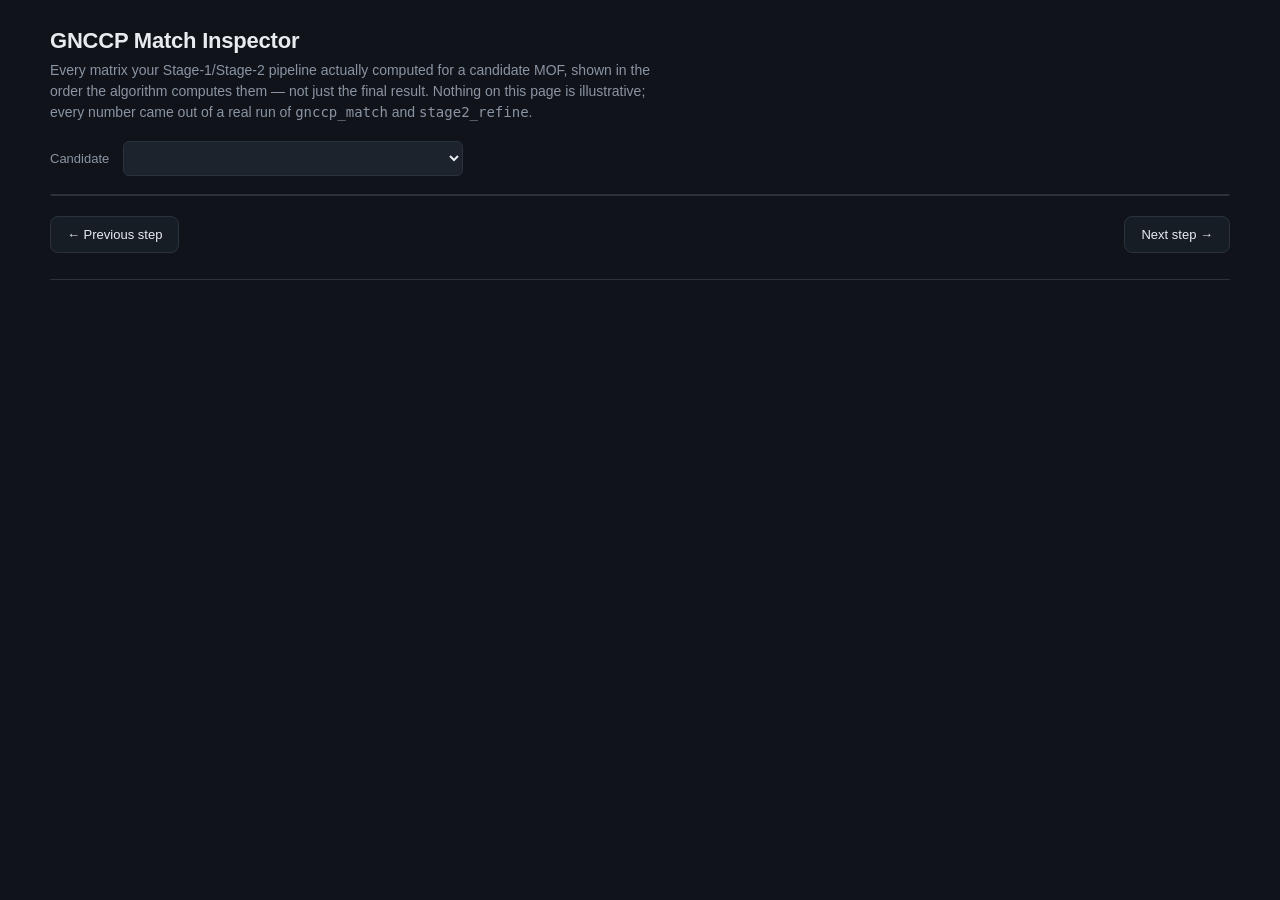
<file: mof_project/viewer_template.html>
<!DOCTYPE html>
<html lang="en">
<head>
<meta charset="UTF-8">
<meta name="viewport" content="width=device-width, initial-scale=1.0">
<title>GNCCP Match Inspector — Step by Step</title>
<style>
  :root{
    --bg: #10141a;
    --panel: #171d25;
    --panel-2: #1c232c;
    --line: #2a323d;
    --text: #e8ecf1;
    --muted: #8b94a3;
    --accent: #4fd8c4;
    --match: #6fd66f;
    --decoy: #e0965f;
    --ring: #f0c85f;
    --cost-lo: #1f6b62;
    --cost-hi: #c14e3a;
    --mono: ui-monospace, "SF Mono", Consolas, "Liberation Mono", Menlo, monospace;
    --sans: -apple-system, "Segoe UI", Roboto, "Helvetica Neue", Arial, sans-serif;
  }
  *{box-sizing:border-box;}
  html,body{margin:0;padding:0;background:var(--bg);color:var(--text);font-family:var(--sans);}
  body{padding:28px 32px 60px;}

  header{max-width:1180px;margin:0 auto 18px;}
  header h1{font-size:22px;font-weight:600;margin:0 0 6px;letter-spacing:-0.01em;}
  header p{margin:0;color:var(--muted);font-size:14px;line-height:1.5;max-width:78ch;}
  header .note{margin-top:10px;font-size:12px;color:var(--muted);font-family:var(--mono);
    border-left:2px solid var(--line);padding-left:10px;}

  .controls{max-width:1180px;margin:18px auto;display:flex;align-items:center;gap:14px;flex-wrap:wrap;}
  .controls label{font-size:13px;color:var(--muted);}
  select{
    background:var(--panel-2);color:var(--text);border:1px solid var(--line);
    border-radius:6px;padding:8px 12px;font-family:var(--mono);font-size:13px;min-width:340px;
  }
  select:focus{outline:2px solid var(--accent);outline-offset:1px;}

  .badge{display:inline-flex;align-items:center;gap:6px;padding:4px 10px;border-radius:20px;
    font-size:12px;font-family:var(--mono);font-weight:600;}
  .badge.match{background:rgba(111,214,111,0.14);color:var(--match);border:1px solid rgba(111,214,111,0.35);}
  .badge.decoy{background:rgba(224,150,95,0.14);color:var(--decoy);border:1px solid rgba(224,150,95,0.35);}
  .badge.pos{background:rgba(79,216,196,0.14);color:var(--accent);border:1px solid rgba(79,216,196,0.35);}
  .badge.neg{background:rgba(139,148,163,0.14);color:var(--muted);border:1px solid rgba(139,148,163,0.35);}

  /* stepper */
  .stepper{max-width:1180px;margin:0 auto 20px;display:flex;border:1px solid var(--line);
    border-radius:10px;overflow:hidden;background:var(--panel);}
  .step-btn{flex:1;padding:12px 10px;background:none;border:none;color:var(--muted);
    font-family:var(--sans);font-size:12.5px;cursor:pointer;text-align:left;
    border-right:1px solid var(--line);display:flex;gap:9px;align-items:flex-start;}
  .step-btn:last-child{border-right:none;}
  .step-btn .num{width:20px;height:20px;flex:0 0 20px;border-radius:50%;background:var(--panel-2);
    color:var(--muted);font-family:var(--mono);font-size:11px;display:flex;align-items:center;
    justify-content:center;margin-top:1px;}
  .step-btn .lbl b{display:block;color:var(--text);font-size:12.5px;font-weight:600;}
  .step-btn .lbl span{color:var(--muted);font-size:11px;}
  .step-btn.active{background:var(--panel-2);}
  .step-btn.active .num{background:var(--accent);color:#0a1512;}
  .step-btn.active .lbl b{color:var(--accent);}
  .step-btn:hover{background:var(--panel-2);}

  main{max-width:1180px;margin:0 auto;}
  .step-panel{display:none;}
  .step-panel.active{display:block;}

  .card{background:var(--panel);border:1px solid var(--line);border-radius:10px;padding:18px 20px;
    margin-bottom:14px;}
  .card h2{font-size:15px;margin:0 0 8px;font-weight:600;}
  .card .explain{font-size:13.5px;color:var(--muted);line-height:1.6;margin:0 0 14px;max-width:80ch;}
  .card .explain b{color:var(--text);font-weight:600;}
  .card .explain code{font-family:var(--mono);background:var(--panel-2);padding:1px 5px;border-radius:4px;
    font-size:12.5px;color:var(--accent);}

  .two-col{display:grid;grid-template-columns:1fr 1fr;gap:14px;}
  @media (max-width:820px){ .two-col{grid-template-columns:1fr;} }

  .panel-label{font-size:12px;color:var(--muted);font-family:var(--mono);
    display:flex;justify-content:space-between;margin-bottom:6px;}
  .panel-label span.tag{color:var(--text);}
  svg.graph{width:100%;height:230px;display:block;background:var(--panel-2);border-radius:8px;}
  svg.graph text{font-family:var(--mono);font-size:10px;fill:var(--text);pointer-events:none;}
  svg.graph text.elem{font-size:10.5px;font-weight:600;}
  circle.atom{cursor:pointer;transition:r 120ms ease, stroke-width 120ms ease;stroke:#0000;stroke-width:0;}
  circle.atom.matched{stroke:var(--ring);stroke-width:2;}
  circle.atom.context{opacity:0.55;}
  circle.atom.active{stroke:#fff;stroke-width:2.5;filter:drop-shadow(0 0 6px rgba(255,255,255,0.5));}
  line.bond{stroke:#3a4453;stroke-width:1.4;}

  #linkOverlay{position:absolute;top:0;left:0;width:100%;height:100%;pointer-events:none;z-index:5;}
  #linkOverlay path{fill:none;stroke:var(--ring);stroke-width:1.4;opacity:0;transition:opacity 150ms ease;}
  #linkOverlay path.on{opacity:0.85;}
  #linkOverlay path.dim{opacity:0.22;}
  .mapping-stage{position:relative;}

  .legend{display:flex;gap:14px;flex-wrap:wrap;margin:10px 2px 0;font-size:11.5px;color:var(--muted);
    font-family:var(--mono);}
  .legend .sw{display:inline-block;width:9px;height:9px;border-radius:50%;margin-right:5px;vertical-align:middle;}

  /* matrices */
  .matrix-scroll{overflow-x:auto;border:1px solid var(--line);border-radius:8px;}
  table.matrix{border-collapse:collapse;font-family:var(--mono);font-size:11.5px;}
  table.matrix th, table.matrix td{padding:6px 9px;text-align:center;white-space:nowrap;
    border-bottom:1px solid var(--line);border-right:1px solid var(--line);}
  table.matrix th{color:var(--muted);font-weight:500;background:var(--panel-2);position:sticky;top:0;}
  table.matrix th.corner{background:var(--panel);position:sticky;left:0;top:0;z-index:3;}
  table.matrix td.rowhead{color:var(--text);font-weight:600;background:var(--panel-2);
    position:sticky;left:0;text-align:left;z-index:2;border-right:1px solid var(--line);}
  table.matrix td.cell{color:#fff;min-width:38px;}
  table.matrix th.matched-col{color:var(--ring);}

  .cbar{display:flex;align-items:center;gap:8px;font-size:11.5px;color:var(--muted);
    font-family:var(--mono);margin-top:10px;}
  .cbar .grad{width:140px;height:8px;border-radius:4px;
    background:linear-gradient(90deg, var(--cost-lo), var(--cost-hi));}

  .matrix-pair{display:grid;grid-template-columns:1fr 1fr;gap:16px;}
  @media (max-width:820px){ .matrix-pair{grid-template-columns:1fr;} }
  .matrix-pair h3{font-size:12.5px;color:var(--muted);margin:0 0 8px;font-weight:600;
    text-transform:none;}
  .matrix-pair h3 b{color:var(--text);}

  .stats{display:grid;grid-template-columns:repeat(auto-fit, minmax(150px,1fr));gap:1px;
    background:var(--line);border:1px solid var(--line);border-radius:10px;overflow:hidden;}
  .stat{background:var(--panel);padding:14px 16px;}
  .stat .k{font-size:11px;color:var(--muted);margin-bottom:6px;}
  .stat .v{font-size:20px;font-family:var(--mono);font-weight:600;}
  .stat .sub{font-size:11px;color:var(--muted);margin-top:4px;}
  .bar{height:4px;border-radius:2px;background:var(--panel-2);margin-top:8px;overflow:hidden;}
  .bar i{display:block;height:100%;background:var(--accent);border-radius:2px;}

  .stepnav{display:flex;justify-content:space-between;max-width:1180px;margin:16px auto 0;}
  .stepnav button{background:var(--panel);border:1px solid var(--line);color:var(--text);
    padding:10px 16px;border-radius:8px;font-family:var(--sans);font-size:13px;cursor:pointer;}
  .stepnav button:hover{border-color:var(--accent);color:var(--accent);}
  .stepnav button:disabled{opacity:0.35;cursor:default;}
  .stepnav button:disabled:hover{border-color:var(--line);color:var(--text);}

  footer{max-width:1180px;margin:26px auto 0;font-size:12px;color:var(--muted);
    border-top:1px solid var(--line);padding-top:14px;line-height:1.6;}
  footer code{font-family:var(--mono);background:var(--panel-2);padding:1px 5px;border-radius:4px;}
</style>
</head>
<body>

<header>
  <h1>GNCCP Match Inspector</h1>
  <p>Every matrix your Stage-1/Stage-2 pipeline actually computed for a candidate MOF, shown in the
     order the algorithm computes them — not just the final result. Nothing on this page is
     illustrative; every number came out of a real run of <code>gnccp_match</code> and
     <code>stage2_refine</code>.</p>
  <div class="note" id="sourceNote"></div>
</header>

<div class="controls">
  <label for="candidateSelect">Candidate</label>
  <select id="candidateSelect"></select>
  <span id="metalBadge"></span>
  <span id="verdictBadge"></span>
</div>

<div class="stepper" id="stepper"></div>

<main>

  <!-- STEP 1 -->
  <div class="step-panel" data-step="1">
    <div class="card">
      <h2>1 · What we're checking</h2>
      <p class="explain">Left: the <b>query motif</b> — a real 5-atom metal–oxygen–carbon–oxygen–metal
        bridge, the chemical fingerprint shared by every MOF in this family. Right: the
        <b>candidate crystal</b> as a whole — before any matching happens, we don't yet know which,
        if any, of its atoms correspond to the query.</p>
      <div class="two-col">
        <div>
          <div class="panel-label"><span>query motif</span><span class="tag" id="s1QueryTag"></span></div>
          <svg class="graph" id="s1QueryGraph" viewBox="0 0 400 140"></svg>
        </div>
        <div>
          <div class="panel-label"><span>candidate (raw)</span><span class="tag" id="s1CandTag"></span></div>
          <div id="s1CandInfo" style="background:var(--panel-2);border-radius:8px;height:230px;
            display:flex;flex-direction:column;align-items:center;justify-content:center;
            gap:8px;font-family:var(--mono);color:var(--muted);font-size:13px;"></div>
        </div>
      </div>
    </div>
  </div>

  <!-- STEP 2 -->
  <div class="step-panel" data-step="2">
    <div class="card">
      <h2>2 · Cost matrix C — how different does every atom pair look?</h2>
      <p class="explain">One row per query atom, one column per candidate atom. Each cell is a
        <b>dissimilarity score</b>, not a match/no-match flag — <b>this is the matrix that is not
        0/1</b>. It's built from three things: element mismatch (0 if same element, otherwise a flat
        penalty of <code>w_elem = 3.0</code> — chemistry is never allowed to cross), plus a small
        penalty for having a different number of bonds, plus a small penalty if the neighboring atoms'
        elements don't match either. Darker teal = looks similar; red = looks very different. The
        0/1 decision happens later, in Step 3.</p>
      <div class="matrix-scroll">
        <table class="matrix" id="costMatrixTable"></table>
      </div>
      <div class="cbar"><span>0 (identical)</span><div class="grad"></div><span id="costMax"></span></div>
      <p class="explain" id="costNote" style="margin-top:12px;margin-bottom:0;"></p>
    </div>
  </div>

  <!-- STEP 3 -->
  <div class="step-panel" data-step="3">
    <div class="card">
      <h2>3 · GNCCP optimization — from a fuzzy guess to a hard match</h2>
      <p class="explain">GNCCP starts by assuming every candidate atom is <b>equally plausible</b>
        for every query atom (left matrix — every cell holds the same tiny fraction). It then
        homotopes a parameter ζ from +1 to −1 (Frank-Wolfe + Hungarian solving the inner step each
        time), gradually sharpening that fuzzy guess. By the end, exactly <b>one 1 per row</b>
        survives (right matrix) — a real one-to-one assignment. <b>This</b> is the matrix that is
        0/1, and only this one.</p>
      <div class="matrix-pair">
        <div>
          <h3>Before — <b>X</b> at ζ=+1 (Proposition 1)</h3>
          <div class="matrix-scroll"><table class="matrix" id="xInitialTable"></table></div>
        </div>
        <div>
          <h3>After — <b>X*</b>, final discretized match</h3>
          <div class="matrix-scroll"><table class="matrix" id="xFinalTable"></table></div>
        </div>
      </div>
      <div class="stats" style="margin-top:14px;">
        <div class="stat"><div class="k">Frank-Wolfe iterations paid</div><div class="v" id="s3Iters"></div>
          <div class="sub">Hungarian solves, Algorithm 1</div></div>
        <div class="stat"><div class="k">Stage 1 score</div><div class="v" id="s3Score"></div>
          <div class="sub">exp(-γ F*/L), Proposition 3</div>
          <div class="bar"><i id="s3ScoreBar"></i></div></div>
        <div class="stat"><div class="k">Query bonds preserved</div><div class="v" id="s3Edge"></div>
          <div class="sub">edge consistency after matching</div>
          <div class="bar"><i id="s3EdgeBar"></i></div></div>
      </div>
    </div>
  </div>

  <!-- STEP 4 -->
  <div class="step-panel" data-step="4">
    <div class="card mapping-stage">
      <h2>4 · The atom mapping, drawn</h2>
      <p class="explain">The same X* from Step 3, but as atoms instead of numbers. Hover or tap an
        atom in either panel to trace its match; all matched pairs are shown faintly by default.</p>
      <div class="two-col">
        <div>
          <div class="panel-label"><span>query</span><span class="tag" id="s4QueryTag"></span></div>
          <svg class="graph" id="queryGraph" viewBox="0 0 400 140"></svg>
          <div class="legend" id="queryLegend"></div>
        </div>
        <div>
          <div class="panel-label"><span>candidate — matched region</span><span id="candContext"></span></div>
          <svg class="graph" id="candGraph" viewBox="0 0 400 260"></svg>
          <div class="legend" id="candLegend"></div>
        </div>
      </div>
      <svg id="linkOverlay"></svg>
    </div>
  </div>

  <!-- STEP 5 -->
  <div class="step-panel" data-step="5">
    <div class="card">
      <h2>5 · 3D verification — does it actually overlay in space?</h2>
      <p class="explain">A 2D/topology match doesn't guarantee the atoms sit in the right place in
        3D. We take the matched atoms, find the best-fit rotation (Kabsch, Theorem 4), and measure
        how far apart they still are afterward (<b>RMSD</b>, in Ångströms). Under 2.0 Å is the
        field-standard "real match" cutoff; above it, it's flagged a <b>3D decoy</b> — same
        chemistry, wrong shape. The bond/angle/torsion check is a second, independent opinion using
        local geometry rather than the whole-motif overlay.</p>
      <div class="stats" id="statsGrid"></div>
    </div>
  </div>

</main>

<div class="stepnav">
  <button id="prevBtn">&larr; Previous step</button>
  <button id="nextBtn">Next step &rarr;</button>
</div>

<footer>
  <p id="footerNote"></p>
</footer>

<script id="viewer-data" type="application/json">__DATA_JSON__</script>
<script>
const DATA = JSON.parse(document.getElementById('viewer-data').textContent);

const STEPS = [
  {n:1, title:'Setup', sub:'query vs. candidate'},
  {n:2, title:'Cost matrix', sub:'how different does everything look'},
  {n:3, title:'Optimization', sub:'fuzzy guess to hard match'},
  {n:4, title:'Atom mapping', sub:'drawn on the structures'},
  {n:5, title:'3D check', sub:'RMSD & verdict'},
];
let currentStep = 1;
let currentIndex = 0;

// ---------------------------------------------------------------
// static chrome
// ---------------------------------------------------------------
const elCandidateSelect = document.getElementById('candidateSelect');
const elMetalBadge = document.getElementById('metalBadge');
const elVerdictBadge = document.getElementById('verdictBadge');
const elSourceNote = document.getElementById('sourceNote');
const elFooterNote = document.getElementById('footerNote');
const elStepper = document.getElementById('stepper');

elSourceNote.textContent = DATA.query_source_note;
elFooterNote.innerHTML = 'Every matrix and atom position above came out of a real run of '
  + '<code>gnccp_matcher.gnccp_match</code>, <code>combinatorial_cost.build_cost_matrix</code> and '
  + '<code>geometric_refinement.stage2_refine</code> against real QMOF Cartesian coordinates '
  + '(see <code>generate_viewer_data.py</code>). Nothing here is hand-placed.';

DATA.candidates.forEach((c, i) => {
  const opt = document.createElement('option');
  opt.value = i;
  const v = c.verdict ? c.verdict : 'n/a';
  const rmsdStr = (c.rmsd === null || c.rmsd === undefined) ? 'n/a' : c.rmsd.toFixed(2) + ' A';
  opt.textContent = `${c.name}  ·  ${c.metal}  ·  score ${c.score_2d.toFixed(3)}  ·  RMSD ${rmsdStr}  ·  ${v}`;
  elCandidateSelect.appendChild(opt);
});

STEPS.forEach(s => {
  const btn = document.createElement('button');
  btn.className = 'step-btn';
  btn.dataset.step = s.n;
  btn.innerHTML = `<span class="num">${s.n}</span><span class="lbl"><b>${s.title}</b><span>${s.sub}</span></span>`;
  btn.addEventListener('click', () => goToStep(s.n));
  elStepper.appendChild(btn);
});

document.getElementById('prevBtn').addEventListener('click', () => goToStep(currentStep - 1));
document.getElementById('nextBtn').addEventListener('click', () => goToStep(currentStep + 1));

function goToStep(n){
  if (n < 1 || n > STEPS.length) return;
  currentStep = n;
  document.querySelectorAll('.step-panel').forEach(p => p.classList.toggle('active', +p.dataset.step === n));
  document.querySelectorAll('.step-btn').forEach(b => b.classList.toggle('active', +b.dataset.step === n));
  document.getElementById('prevBtn').disabled = n === 1;
  document.getElementById('nextBtn').disabled = n === STEPS.length;
  if (n === 4){
    // graph panel needs real layout before link overlay math works
    requestAnimationFrame(() => setActive(null));
  }
}

// ---------------------------------------------------------------
// generic svg graph helpers (shared by step 1 query mini-graph and step 4)
// ---------------------------------------------------------------
function fitLayout(nodes, pad, w, h){
  const xs = nodes.map(n => n.x), ys = nodes.map(n => n.y);
  const minX = Math.min(...xs), maxX = Math.max(...xs);
  const minY = Math.min(...ys), maxY = Math.max(...ys);
  const spanX = (maxX - minX) || 1;
  const spanY = (maxY - minY) || 1;
  return nodes.map(n => ({
    ...n,
    sx: pad + ((n.x - minX) / spanX) * (w - 2*pad),
    sy: pad + ((n.y - minY) / spanY) * (h - 2*pad),
  }));
}
function svgEl(tag, attrs){
  const el = document.createElementNS('http://www.w3.org/2000/svg', tag);
  for (const k in attrs) el.setAttribute(k, attrs[k]);
  return el;
}
function clearGraph(svg){ while (svg.firstChild) svg.firstChild.remove(); }

function renderGraph(svg, graph, opts){
  clearGraph(svg);
  const vb = svg.viewBox.baseVal;
  const laid = fitLayout(graph.nodes, opts.pad, vb.width, vb.height);
  const posById = {};
  laid.forEach(n => posById[n.id] = n);

  graph.edges.forEach(([u,v]) => {
    const a = posById[u], b = posById[v];
    if (!a || !b) return;
    svg.appendChild(svgEl('line', {class:'bond', x1:a.sx, y1:a.sy, x2:b.sx, y2:b.sy}));
  });

  laid.forEach(n => {
    const isMatched = opts.side === 'c' ? n.matched : true;
    const r = opts.side === 'q' ? 15 : (isMatched ? 12 : 8);
    const c = svgEl('circle', {
      class: 'atom' + (isMatched ? ' matched' : ' context'),
      cx:n.sx, cy:n.sy, r:r, fill:n.color, 'data-id': n.id,
    });
    if (opts.interactive){
      c.addEventListener('mouseenter', () => setActive(opts.side, n.id, false));
      c.addEventListener('mouseleave', () => { if (!(activeAtom && activeAtom.locked)) setActive(null); });
      c.addEventListener('click', () => setActive(opts.side, n.id, true));
    }
    svg.appendChild(c);

    const label = svgEl('text', {class:'elem', x:n.sx, y:n.sy - r - 6, 'text-anchor':'middle'});
    label.textContent = n.element;
    svg.appendChild(label);

    if (opts.side === 'c' && isMatched){
      const idLbl = svgEl('text', {x:n.sx, y:n.sy + r + 12, 'text-anchor':'middle', fill:'#8b94a3'});
      idLbl.textContent = '#' + n.id;
      svg.appendChild(idLbl);
    }
  });
}

// ---------------------------------------------------------------
// step 4: interactive correspondence (query <-> candidate)
// ---------------------------------------------------------------
const elQueryGraph = document.getElementById('queryGraph');
const elCandGraph = document.getElementById('candGraph');
const elLinkOverlay = document.getElementById('linkOverlay');
let activeAtom = null;

function findCircle(side, id){
  const svg = side === 'q' ? elQueryGraph : elCandGraph;
  return svg.querySelector(`circle[data-id="${CSS.escape(id)}"]`);
}

function drawLinks(pairs){
  while (elLinkOverlay.firstChild) elLinkOverlay.firstChild.remove();
  if (!pairs || pairs.length === 0) return;
  const mainRect = document.querySelector('.mapping-stage').getBoundingClientRect();
  elLinkOverlay.setAttribute('viewBox', `0 0 ${mainRect.width} ${mainRect.height}`);
  pairs.forEach(([qC, cC, strong]) => {
    const qr = qC.getBoundingClientRect(), cr = cC.getBoundingClientRect();
    const x1 = qr.left + qr.width/2 - mainRect.left, y1 = qr.top + qr.height/2 - mainRect.top;
    const x2 = cr.left + cr.width/2 - mainRect.left, y2 = cr.top + cr.height/2 - mainRect.top;
    const mx = (x1+x2)/2;
    const path = svgEl('path', {d: `M ${x1} ${y1} C ${mx} ${y1}, ${mx} ${y2}, ${x2} ${y2}`});
    path.classList.add(strong ? 'on' : 'dim');
    elLinkOverlay.appendChild(path);
  });
}

function drawAllFaintLinks(){
  const mapping = DATA.candidates[currentIndex].mapping;
  const pairs = [];
  Object.keys(mapping).forEach(qId => {
    const cId = mapping[qId];
    const qC = findCircle('q', qId), cC = findCircle('c', cId);
    if (qC && cC) pairs.push([qC, cC, false]);
  });
  drawLinks(pairs);
}

function setActive(side, id, locked){
  document.querySelectorAll('circle.atom.active').forEach(c => c.classList.remove('active'));
  if (side === null || side === undefined){
    activeAtom = null;
    drawAllFaintLinks();
    return;
  }
  activeAtom = { side, id, locked: !!locked };
  const mapping = DATA.candidates[currentIndex].mapping;
  let qId, cId;
  if (side === 'q'){ qId = id; cId = mapping[id]; }
  else { qId = Object.keys(mapping).find(k => mapping[k] === id); cId = id; }
  const qCircle = qId ? findCircle('q', qId) : null;
  const cCircle = cId ? findCircle('c', cId) : null;
  if (qCircle) qCircle.classList.add('active');
  if (cCircle) cCircle.classList.add('active');
  if (qCircle && cCircle) drawLinks([[qCircle, cCircle, true]]);
  else drawAllFaintLinks();
}

const ELEMENT_LEGEND_ORDER = ['Zr','Zn','Cu','Al','Fe','Co','Ni','Mg','O','C','H','N'];
function buildLegend(el, nodes){
  el.innerHTML = '';
  const seen = {};
  nodes.forEach(n => { seen[n.element] = n.color; });
  ELEMENT_LEGEND_ORDER.filter(e => seen[e]).forEach(e => {
    const span = document.createElement('span');
    span.innerHTML = `<span class="sw" style="background:${seen[e]}"></span>${e}`;
    el.appendChild(span);
  });
}

// ---------------------------------------------------------------
// matrix rendering (steps 2 & 3)
// ---------------------------------------------------------------
function costColor(v, max){
  const t = Math.max(0, Math.min(1, v / max));
  // interpolate --cost-lo (#1f6b62) -> --cost-hi (#c14e3a)
  const lo = [0x1f,0x6b,0x62], hi = [0xc1,0x4e,0x3a];
  const rgb = lo.map((c,i) => Math.round(c + (hi[i]-c)*t));
  return `rgb(${rgb[0]},${rgb[1]},${rgb[2]})`;
}

function renderCostMatrix(c){
  const table = document.getElementById('costMatrixTable');
  table.innerHTML = '';
  const maxVal = Math.max(6, ...c.cost_matrix.flat());
  const thead = document.createElement('tr');
  thead.appendChild(el('th', {class:'corner'}, ''));
  c.matrix_col_labels.forEach((lbl, j) => {
    thead.appendChild(el('th', {class: c.matrix_col_matched[j] ? 'matched-col' : ''}, lbl));
  });
  table.appendChild(thead);
  c.matrix_row_labels.forEach((rlbl, i) => {
    const tr = document.createElement('tr');
    tr.appendChild(el('td', {class:'rowhead'}, rlbl));
    c.cost_matrix[i].forEach(v => {
      tr.appendChild(el('td', {class:'cell', style:`background:${costColor(v, maxVal)}`}, v.toFixed(2)));
    });
    table.appendChild(tr);
  });
  document.getElementById('costMax').textContent = maxVal.toFixed(1) + ' (very different)';
  document.getElementById('costNote').textContent = c.cost_matrix_note + '.';
}

function renderXMatrix(tableId, c, matrix, mode){
  const table = document.getElementById(tableId);
  table.innerHTML = '';
  const thead = document.createElement('tr');
  thead.appendChild(el('th', {class:'corner'}, ''));
  c.matrix_col_labels.forEach((lbl, j) => {
    thead.appendChild(el('th', {class: c.matrix_col_matched[j] ? 'matched-col' : ''}, lbl));
  });
  table.appendChild(thead);
  c.matrix_row_labels.forEach((rlbl, i) => {
    const tr = document.createElement('tr');
    tr.appendChild(el('td', {class:'rowhead'}, rlbl));
    matrix[i].forEach(v => {
      let bg, txt;
      if (mode === 'binary'){
        bg = v === 1 ? 'var(--accent)' : 'var(--panel-2)';
        txt = v === 1 ? '1' : '0';
      } else {
        bg = 'var(--panel-2)';
        txt = v.toFixed(4);
      }
      const td = el('td', {class:'cell', style:`background:${bg};` + (v===1?'color:#0a1512;font-weight:700;':'color:var(--muted);')}, txt);
      tr.appendChild(td);
    });
    table.appendChild(tr);
  });
}

function el(tag, attrs, text){
  const e = document.createElement(tag);
  for (const k in attrs) e.setAttribute(k, attrs[k]);
  if (text !== undefined) e.textContent = text;
  return e;
}

function stat(k, v, sub, barPct){
  const div = document.createElement('div');
  div.className = 'stat';
  div.innerHTML = `<div class="k">${k}</div><div class="v">${v}</div>` +
    (sub ? `<div class="sub">${sub}</div>` : '') +
    (barPct !== undefined ? `<div class="bar"><i style="width:${barPct}%"></i></div>` : '');
  return div;
}

// ---------------------------------------------------------------
// master render
// ---------------------------------------------------------------
function render(){
  const c = DATA.candidates[currentIndex];
  const queryElems = DATA.query_graph.nodes.map(n=>n.element).join('-');

  elMetalBadge.innerHTML = '';
  const mb = document.createElement('span');
  mb.className = 'badge ' + (c.same_metal_as_query ? 'pos' : 'neg');
  mb.textContent = c.same_metal_as_query ? `same metal (${c.metal})` : `different metal (${c.metal})`;
  elMetalBadge.appendChild(mb);

  elVerdictBadge.innerHTML = '';
  if (c.verdict){
    const vb = document.createElement('span');
    vb.className = 'badge ' + (c.verdict === 'MATCH' ? 'match' : 'decoy');
    vb.textContent = c.verdict;
    elVerdictBadge.appendChild(vb);
  }

  // step 1
  document.getElementById('s1QueryTag').textContent = queryElems;
  document.getElementById('s1CandTag').textContent = c.name;
  renderGraph(document.getElementById('s1QueryGraph'), DATA.query_graph, {side:'q', pad:34, interactive:false});
  document.getElementById('s1CandInfo').innerHTML =
    `<div style="font-size:22px;color:var(--text);">${c.n_atoms_full_structure} atoms</div>` +
    `<div>primary metal: ${c.metal}</div>` +
    `<div>${c.same_metal_as_query ? 'same metal as query' : 'different metal from query'}</div>` +
    `<div style="margin-top:6px;color:#5f6b7a;">— which atoms match? unknown until Step 2 &amp; 3 —</div>`;

  // step 2
  renderCostMatrix(c);

  // step 3
  renderXMatrix('xInitialTable', c, c.x_initial, 'uniform');
  renderXMatrix('xFinalTable', c, c.x_final, 'binary');
  document.getElementById('s3Iters').textContent = c.n_fw_iters;
  document.getElementById('s3Score').textContent = c.score_2d.toFixed(3);
  document.getElementById('s3ScoreBar').style.width = (c.score_2d*100) + '%';
  document.getElementById('s3Edge').textContent = (c.edge_consistency*100).toFixed(0) + '%';
  document.getElementById('s3EdgeBar').style.width = (c.edge_consistency*100) + '%';

  // step 4
  document.getElementById('s4QueryTag').textContent = queryElems;
  document.getElementById('candContext').textContent =
    `${c.n_atoms_full_structure} atoms in full structure · showing matched atoms + neighbors`;
  renderGraph(elQueryGraph, DATA.query_graph, {side:'q', pad:34, interactive:true});
  renderGraph(elCandGraph, c.candidate_graph, {side:'c', pad:26, interactive:true});
  buildLegend(document.getElementById('queryLegend'), DATA.query_graph.nodes);
  buildLegend(document.getElementById('candLegend'), c.candidate_graph.nodes);
  setActive(null);

  // step 5
  const grid = document.getElementById('statsGrid');
  grid.innerHTML = '';
  grid.appendChild(stat('Stage 2 · RMSD', c.rmsd === null ? 'n/a' : c.rmsd.toFixed(3) + ' Å',
    'Kabsch overlay, Theorem 4 · cutoff 2.0 Å'));
  grid.appendChild(stat('Bond/angle/torsion agreement', c.motif_score_3d === null ? 'n/a' : c.motif_score_3d.toFixed(3),
    'supplementary 3D diagnostic', c.motif_score_3d !== null ? c.motif_score_3d*100 : 0));
  grid.appendChild(stat('k3D', c.k3d === null ? 'n/a' : c.k3d.toFixed(3), 'exp(-γ·RMSD), Definition 6'));
  grid.appendChild(stat('Hybrid kernel', c.hybrid_score === null ? 'n/a' : c.hybrid_score.toFixed(3),
    '(1-β)k2D + βk3D', c.hybrid_score !== null ? c.hybrid_score*100 : 0));
}

elCandidateSelect.addEventListener('change', (e) => {
  currentIndex = parseInt(e.target.value, 10);
  render();
});
window.addEventListener('resize', () => { if (currentStep === 4 && !activeAtom) drawAllFaintLinks(); });

render();
goToStep(1);
</script>
</body>
</html>
</file>
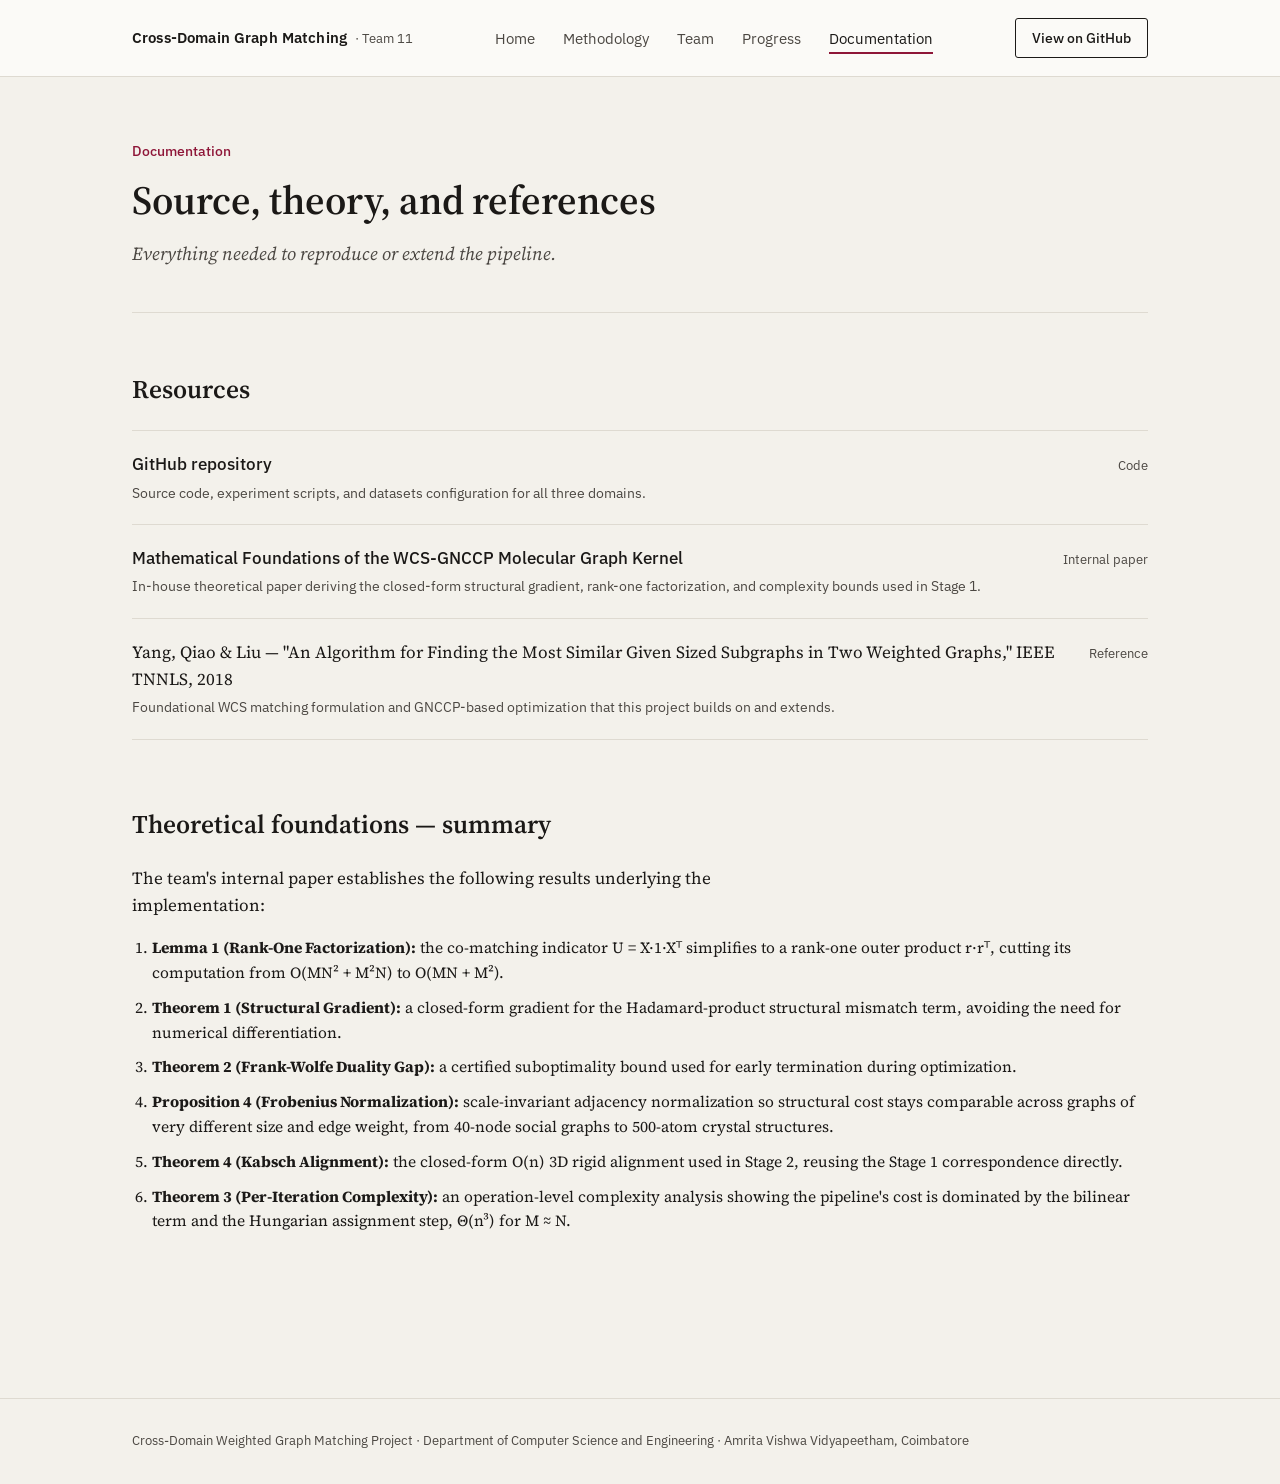
<file: website/docs.html>
<!DOCTYPE html>
<html lang="en">
<head>
<meta charset="UTF-8">
<meta name="viewport" content="width=device-width, initial-scale=1.0">
<title>Documentation — Cross-Domain Graph Matching</title>
<link rel="stylesheet" href="style.css">
</head>
<body>

<header class="site-header">
  <div class="nav-inner">
    <a class="brand" href="index.html">Cross-Domain Graph Matching <small>· Team 11</small></a>
    <ul class="nav-links">
      <li><a href="index.html">Home</a></li>
      <li><a href="methodology.html">Methodology</a></li>
      <li><a href="team.html">Team</a></li>
      <li><a href="progress.html">Progress</a></li>
      <li><a href="docs.html" aria-current="page">Documentation</a></li>
    </ul>
    <a class="gh-btn" href="https://github.com/Efficient-3D-Kernels/Efficient-3D-Kernels-for-molecular-property-prediction" target="_blank" rel="noopener">View on GitHub</a>
  </div>
</header>

<main>
  <div class="wrap">

    <div class="page-header">
      <p class="eyebrow">Documentation</p>
      <h1>Source, theory, and references</h1>
      <p class="subtitle">Everything needed to reproduce or extend the pipeline.</p>
    </div>

    <section>
      <h2>Resources</h2>
      <ul class="doc-list">
        <li>
          <div>
            <a href="https://github.com/Efficient-3D-Kernels/Efficient-3D-Kernels-for-molecular-property-prediction" target="_blank" rel="noopener">GitHub repository</a>
            <div class="desc">Source code, experiment scripts, and datasets configuration for all three domains.</div>
          </div>
          <div class="doc-meta">Code</div>
        </li>
        <li>
          <div>
            <a href="#theory">Mathematical Foundations of the WCS-GNCCP Molecular Graph Kernel</a>
            <div class="desc">In-house theoretical paper deriving the closed-form structural gradient, rank-one factorization, and complexity bounds used in Stage 1.</div>
          </div>
          <div class="doc-meta">Internal paper</div>
        </li>
        <li>
          <div>
            <span>Yang, Qiao &amp; Liu — "An Algorithm for Finding the Most Similar Given Sized Subgraphs in Two Weighted Graphs," IEEE TNNLS, 2018</span>
            <div class="desc">Foundational WCS matching formulation and GNCCP-based optimization that this project builds on and extends.</div>
          </div>
          <div class="doc-meta">Reference</div>
        </li>
      </ul>
    </section>

    <section id="theory">
      <h2>Theoretical foundations — summary</h2>
      <p class="prose">The team's internal paper establishes the following results underlying the implementation:</p>
      <ol class="theorem-list">
        <li><strong>Lemma 1 (Rank-One Factorization):</strong> the co-matching indicator U = X·1·Xᵀ simplifies to a rank-one outer product r·rᵀ, cutting its computation from O(MN² + M²N) to O(MN + M²).</li>
        <li><strong>Theorem 1 (Structural Gradient):</strong> a closed-form gradient for the Hadamard-product structural mismatch term, avoiding the need for numerical differentiation.</li>
        <li><strong>Theorem 2 (Frank-Wolfe Duality Gap):</strong> a certified suboptimality bound used for early termination during optimization.</li>
        <li><strong>Proposition 4 (Frobenius Normalization):</strong> scale-invariant adjacency normalization so structural cost stays comparable across graphs of very different size and edge weight, from 40-node social graphs to 500-atom crystal structures.</li>
        <li><strong>Theorem 4 (Kabsch Alignment):</strong> the closed-form O(n) 3D rigid alignment used in Stage 2, reusing the Stage 1 correspondence directly.</li>
        <li><strong>Theorem 3 (Per-Iteration Complexity):</strong> an operation-level complexity analysis showing the pipeline's cost is dominated by the bilinear term and the Hungarian assignment step, Θ(n³) for M ≈ N.</li>
      </ol>
    </section>

  </div>
</main>

<footer>
  <div class="wrap">
    Cross-Domain Weighted Graph Matching Project · Department of Computer Science and Engineering · Amrita Vishwa Vidyapeetham, Coimbatore
  </div>
</footer>

</body>
</html>
</file>
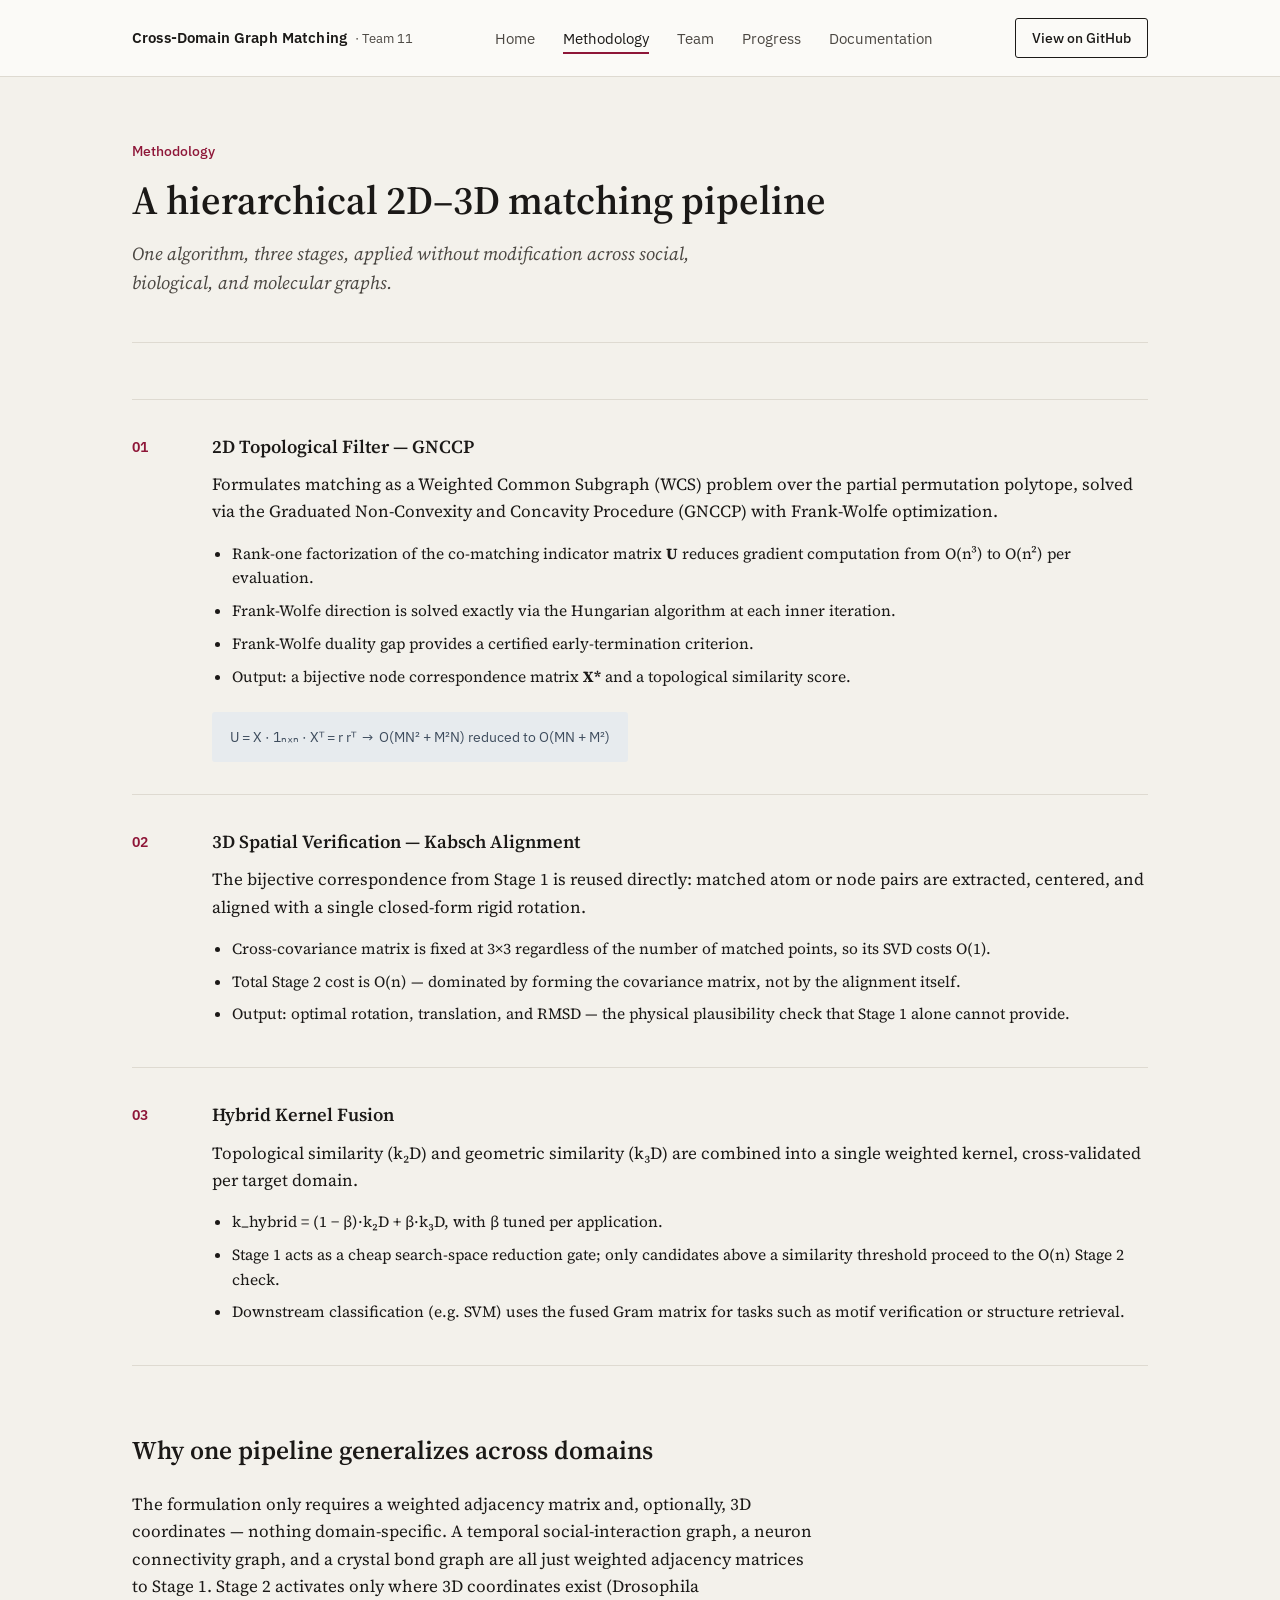
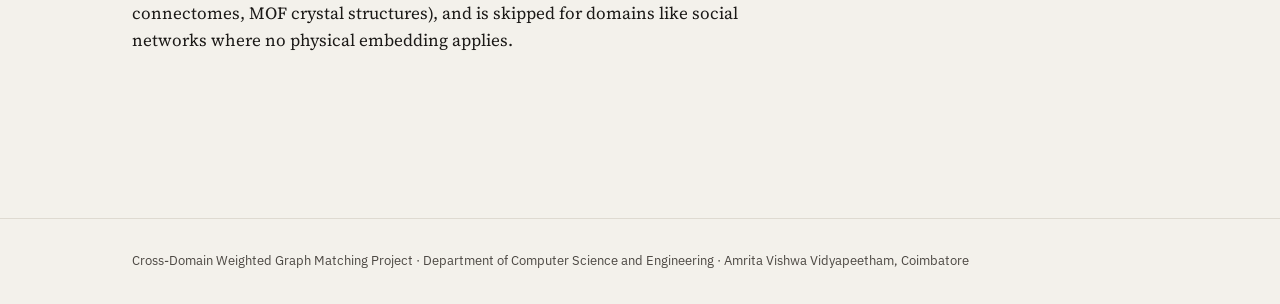
<file: website/methodology.html>
<!DOCTYPE html>
<html lang="en">
<head>
<meta charset="UTF-8">
<meta name="viewport" content="width=device-width, initial-scale=1.0">
<title>Methodology — Cross-Domain Graph Matching</title>
<link rel="stylesheet" href="style.css">
</head>
<body>

<header class="site-header">
  <div class="nav-inner">
    <a class="brand" href="index.html">Cross-Domain Graph Matching <small>· Team 11</small></a>
    <ul class="nav-links">
      <li><a href="index.html">Home</a></li>
      <li><a href="methodology.html" aria-current="page">Methodology</a></li>
      <li><a href="team.html">Team</a></li>
      <li><a href="progress.html">Progress</a></li>
      <li><a href="docs.html">Documentation</a></li>
    </ul>
    <a class="gh-btn" href="https://github.com/Efficient-3D-Kernels/Efficient-3D-Kernels-for-molecular-property-prediction" target="_blank" rel="noopener">View on GitHub</a>
  </div>
</header>

<main>
  <div class="wrap">

    <div class="page-header">
      <p class="eyebrow">Methodology</p>
      <h1>A hierarchical 2D–3D matching pipeline</h1>
      <p class="subtitle">One algorithm, three stages, applied without modification across social, biological, and molecular graphs.</p>
    </div>

    <section>
      <div class="stage">
        <div class="stage-num">01</div>
        <div>
          <h3>2D Topological Filter — GNCCP</h3>
          <p>Formulates matching as a Weighted Common Subgraph (WCS) problem over the partial permutation polytope, solved via the Graduated Non-Convexity and Concavity Procedure (GNCCP) with Frank-Wolfe optimization.</p>
          <ul>
            <li>Rank-one factorization of the co-matching indicator matrix <strong>U</strong> reduces gradient computation from O(n³) to O(n²) per evaluation.</li>
            <li>Frank-Wolfe direction is solved exactly via the Hungarian algorithm at each inner iteration.</li>
            <li>Frank-Wolfe duality gap provides a certified early-termination criterion.</li>
            <li>Output: a bijective node correspondence matrix <strong>X*</strong> and a topological similarity score.</li>
          </ul>
          <span class="formula">U = X · 1ₙₓₙ · Xᵀ = r rᵀ &nbsp;→&nbsp; O(MN² + M²N) reduced to O(MN + M²)</span>
        </div>
      </div>

      <div class="stage">
        <div class="stage-num">02</div>
        <div>
          <h3>3D Spatial Verification — Kabsch Alignment</h3>
          <p>The bijective correspondence from Stage 1 is reused directly: matched atom or node pairs are extracted, centered, and aligned with a single closed-form rigid rotation.</p>
          <ul>
            <li>Cross-covariance matrix is fixed at 3×3 regardless of the number of matched points, so its SVD costs O(1).</li>
            <li>Total Stage 2 cost is O(n) — dominated by forming the covariance matrix, not by the alignment itself.</li>
            <li>Output: optimal rotation, translation, and RMSD — the physical plausibility check that Stage 1 alone cannot provide.</li>
          </ul>
        </div>
      </div>

      <div class="stage">
        <div class="stage-num">03</div>
        <div>
          <h3>Hybrid Kernel Fusion</h3>
          <p>Topological similarity (k₂D) and geometric similarity (k₃D) are combined into a single weighted kernel, cross-validated per target domain.</p>
          <ul>
            <li>k_hybrid = (1 − β)·k₂D + β·k₃D, with β tuned per application.</li>
            <li>Stage 1 acts as a cheap search-space reduction gate; only candidates above a similarity threshold proceed to the O(n) Stage 2 check.</li>
            <li>Downstream classification (e.g. SVM) uses the fused Gram matrix for tasks such as motif verification or structure retrieval.</li>
          </ul>
        </div>
      </div>
    </section>

    <section>
      <h2>Why one pipeline generalizes across domains</h2>
      <div class="prose">
        <p>The formulation only requires a weighted adjacency matrix and, optionally, 3D coordinates — nothing domain-specific. A temporal social-interaction graph, a neuron connectivity graph, and a crystal bond graph are all just weighted adjacency matrices to Stage 1. Stage 2 activates only where 3D coordinates exist (Drosophila connectomes, MOF crystal structures), and is skipped for domains like social networks where no physical embedding applies.</p>
      </div>
    </section>

  </div>
</main>

<footer>
  <div class="wrap">
    Cross-Domain Weighted Graph Matching Project · Department of Computer Science and Engineering · Amrita Vishwa Vidyapeetham, Coimbatore
  </div>
</footer>

</body>
</html>
</file>
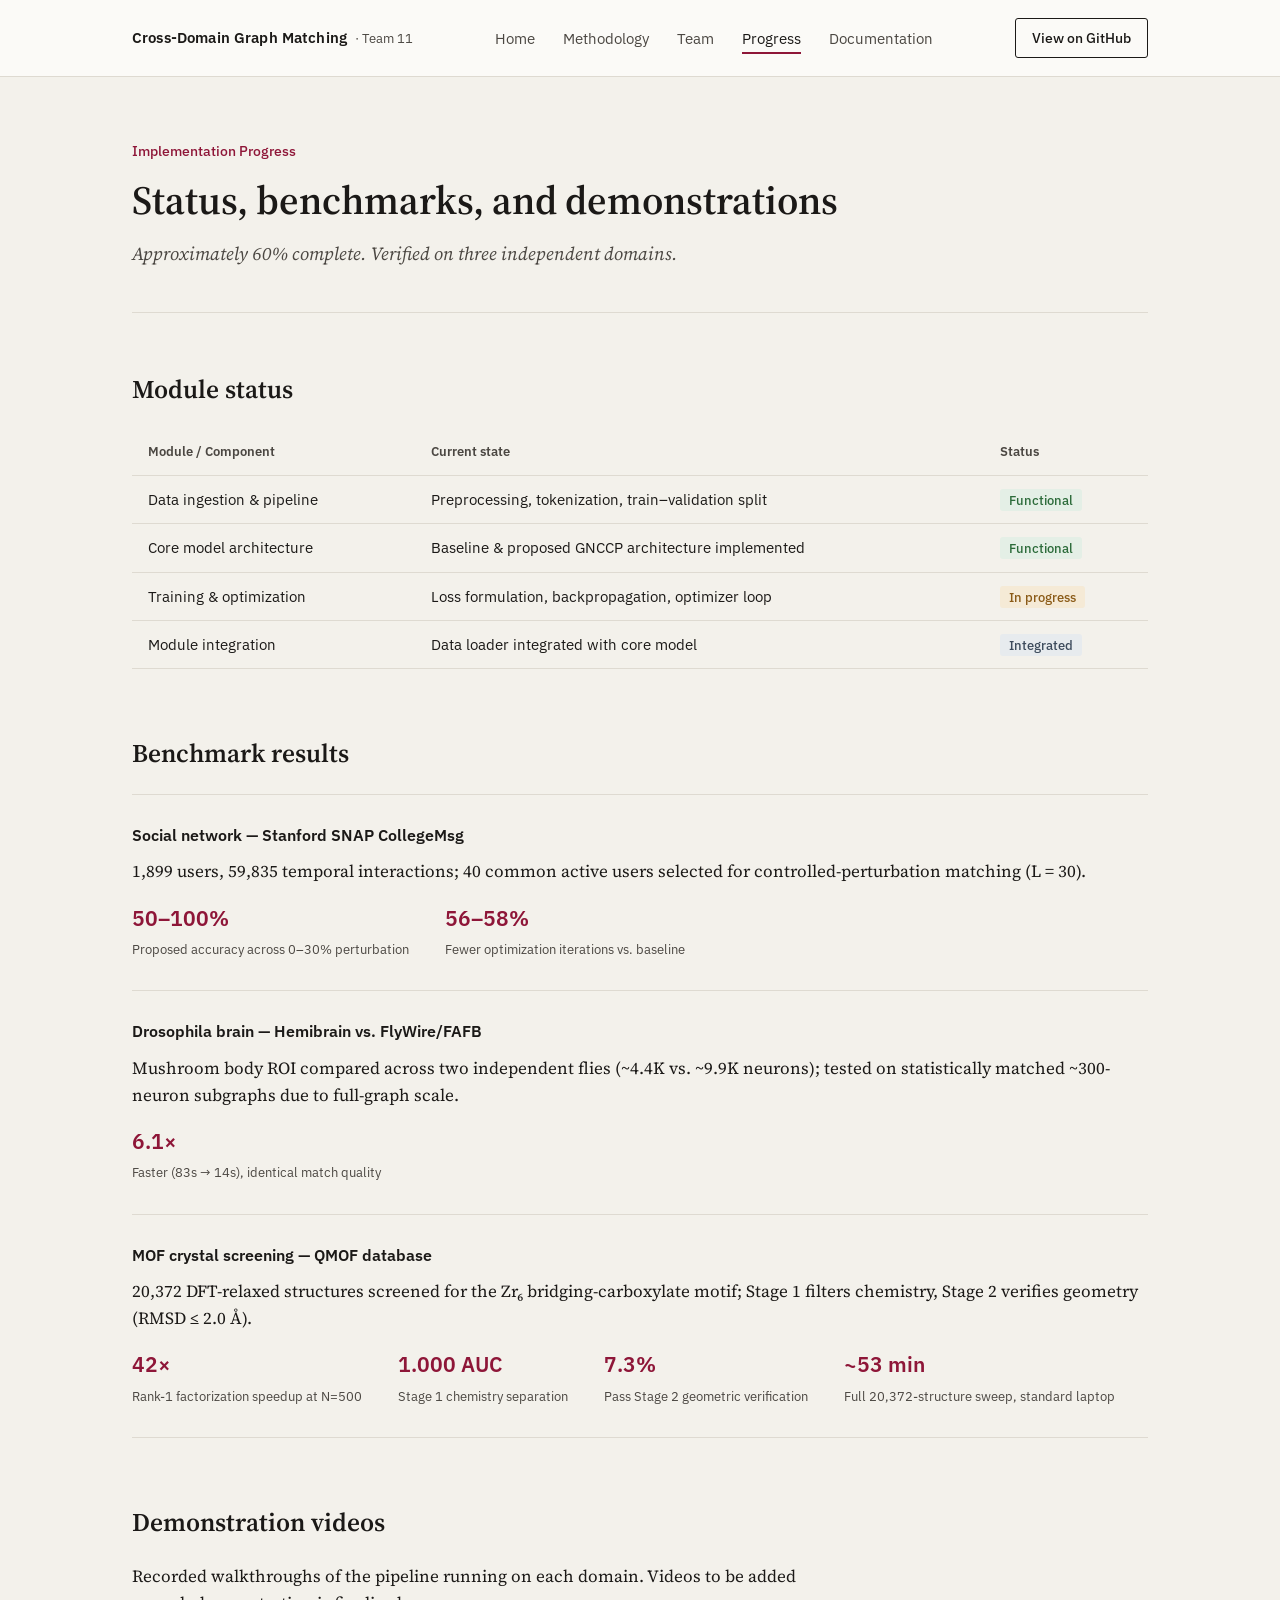
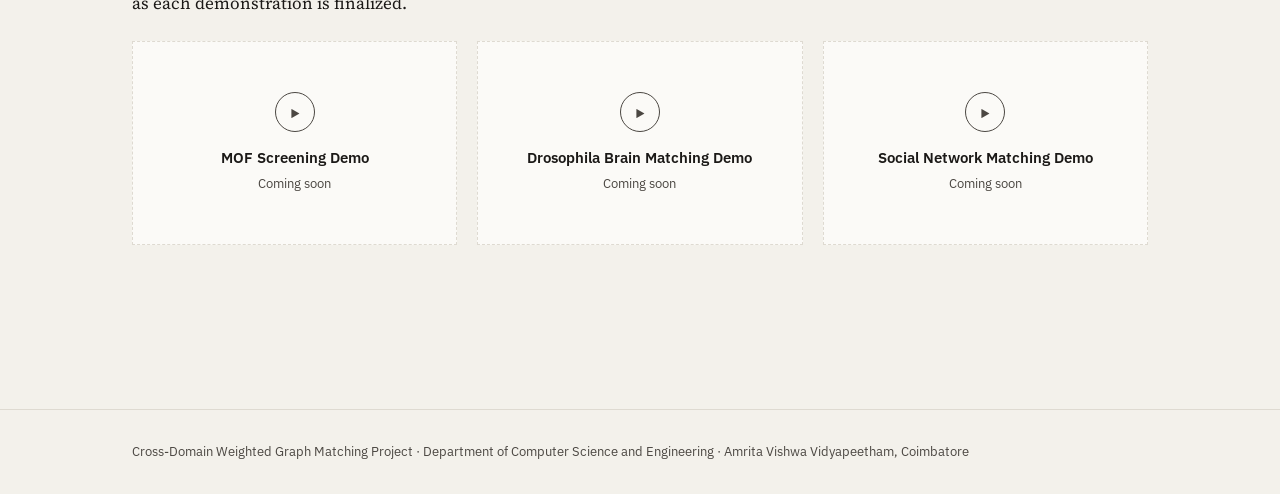
<file: website/progress.html>
<!DOCTYPE html>
<html lang="en">
<head>
<meta charset="UTF-8">
<meta name="viewport" content="width=device-width, initial-scale=1.0">
<title>Progress — Cross-Domain Graph Matching</title>
<link rel="stylesheet" href="style.css">
</head>
<body>

<header class="site-header">
  <div class="nav-inner">
    <a class="brand" href="index.html">Cross-Domain Graph Matching <small>· Team 11</small></a>
    <ul class="nav-links">
      <li><a href="index.html">Home</a></li>
      <li><a href="methodology.html">Methodology</a></li>
      <li><a href="team.html">Team</a></li>
      <li><a href="progress.html" aria-current="page">Progress</a></li>
      <li><a href="docs.html">Documentation</a></li>
    </ul>
    <a class="gh-btn" href="https://github.com/Efficient-3D-Kernels/Efficient-3D-Kernels-for-molecular-property-prediction" target="_blank" rel="noopener">View on GitHub</a>
  </div>
</header>

<main>
  <div class="wrap">

    <div class="page-header">
      <p class="eyebrow">Implementation Progress</p>
      <h1>Status, benchmarks, and demonstrations</h1>
      <p class="subtitle">Approximately 60% complete. Verified on three independent domains.</p>
    </div>

    <section>
      <h2>Module status</h2>
      <table>
        <thead>
          <tr><th>Module / Component</th><th>Current state</th><th>Status</th></tr>
        </thead>
        <tbody>
          <tr>
            <td>Data ingestion &amp; pipeline</td>
            <td>Preprocessing, tokenization, train–validation split</td>
            <td><span class="status-tag status-functional">Functional</span></td>
          </tr>
          <tr>
            <td>Core model architecture</td>
            <td>Baseline &amp; proposed GNCCP architecture implemented</td>
            <td><span class="status-tag status-functional">Functional</span></td>
          </tr>
          <tr>
            <td>Training &amp; optimization</td>
            <td>Loss formulation, backpropagation, optimizer loop</td>
            <td><span class="status-tag status-progress">In progress</span></td>
          </tr>
          <tr>
            <td>Module integration</td>
            <td>Data loader integrated with core model</td>
            <td><span class="status-tag status-integrated">Integrated</span></td>
          </tr>
        </tbody>
      </table>
    </section>

    <section>
      <h2>Benchmark results</h2>

      <div class="result-block">
        <h3>Social network — Stanford SNAP CollegeMsg</h3>
        <p>1,899 users, 59,835 temporal interactions; 40 common active users selected for controlled-perturbation matching (L = 30).</p>
        <div class="result-stats">
          <div><span class="stat">50–100%</span><span class="label">Proposed accuracy across 0–30% perturbation</span></div>
          <div><span class="stat">56–58%</span><span class="label">Fewer optimization iterations vs. baseline</span></div>
        </div>
      </div>

      <div class="result-block">
        <h3>Drosophila brain — Hemibrain vs. FlyWire/FAFB</h3>
        <p>Mushroom body ROI compared across two independent flies (~4.4K vs. ~9.9K neurons); tested on statistically matched ~300-neuron subgraphs due to full-graph scale.</p>
        <div class="result-stats">
          <div><span class="stat">6.1×</span><span class="label">Faster (83s → 14s), identical match quality</span></div>
        </div>
      </div>

      <div class="result-block">
        <h3>MOF crystal screening — QMOF database</h3>
        <p>20,372 DFT-relaxed structures screened for the Zr₆ bridging-carboxylate motif; Stage 1 filters chemistry, Stage 2 verifies geometry (RMSD ≤ 2.0 Å).</p>
        <div class="result-stats">
          <div><span class="stat">42×</span><span class="label">Rank-1 factorization speedup at N=500</span></div>
          <div><span class="stat">1.000 AUC</span><span class="label">Stage 1 chemistry separation</span></div>
          <div><span class="stat">7.3%</span><span class="label">Pass Stage 2 geometric verification</span></div>
          <div><span class="stat">~53 min</span><span class="label">Full 20,372-structure sweep, standard laptop</span></div>
        </div>
      </div>
    </section>

    <section>
      <h2>Demonstration videos</h2>
      <p class="prose">Recorded walkthroughs of the pipeline running on each domain. Videos to be added as each demonstration is finalized.</p>
      <div class="video-grid">
        <div class="video-placeholder">
          <div class="icon">▶</div>
          <div class="domain">MOF Screening Demo</div>
          <div class="note">Coming soon</div>
        </div>
        <div class="video-placeholder">
          <div class="icon">▶</div>
          <div class="domain">Drosophila Brain Matching Demo</div>
          <div class="note">Coming soon</div>
        </div>
        <div class="video-placeholder">
          <div class="icon">▶</div>
          <div class="domain">Social Network Matching Demo</div>
          <div class="note">Coming soon</div>
        </div>
      </div>
    </section>

  </div>
</main>

<footer>
  <div class="wrap">
    Cross-Domain Weighted Graph Matching Project · Department of Computer Science and Engineering · Amrita Vishwa Vidyapeetham, Coimbatore
  </div>
</footer>

</body>
</html>
</file>
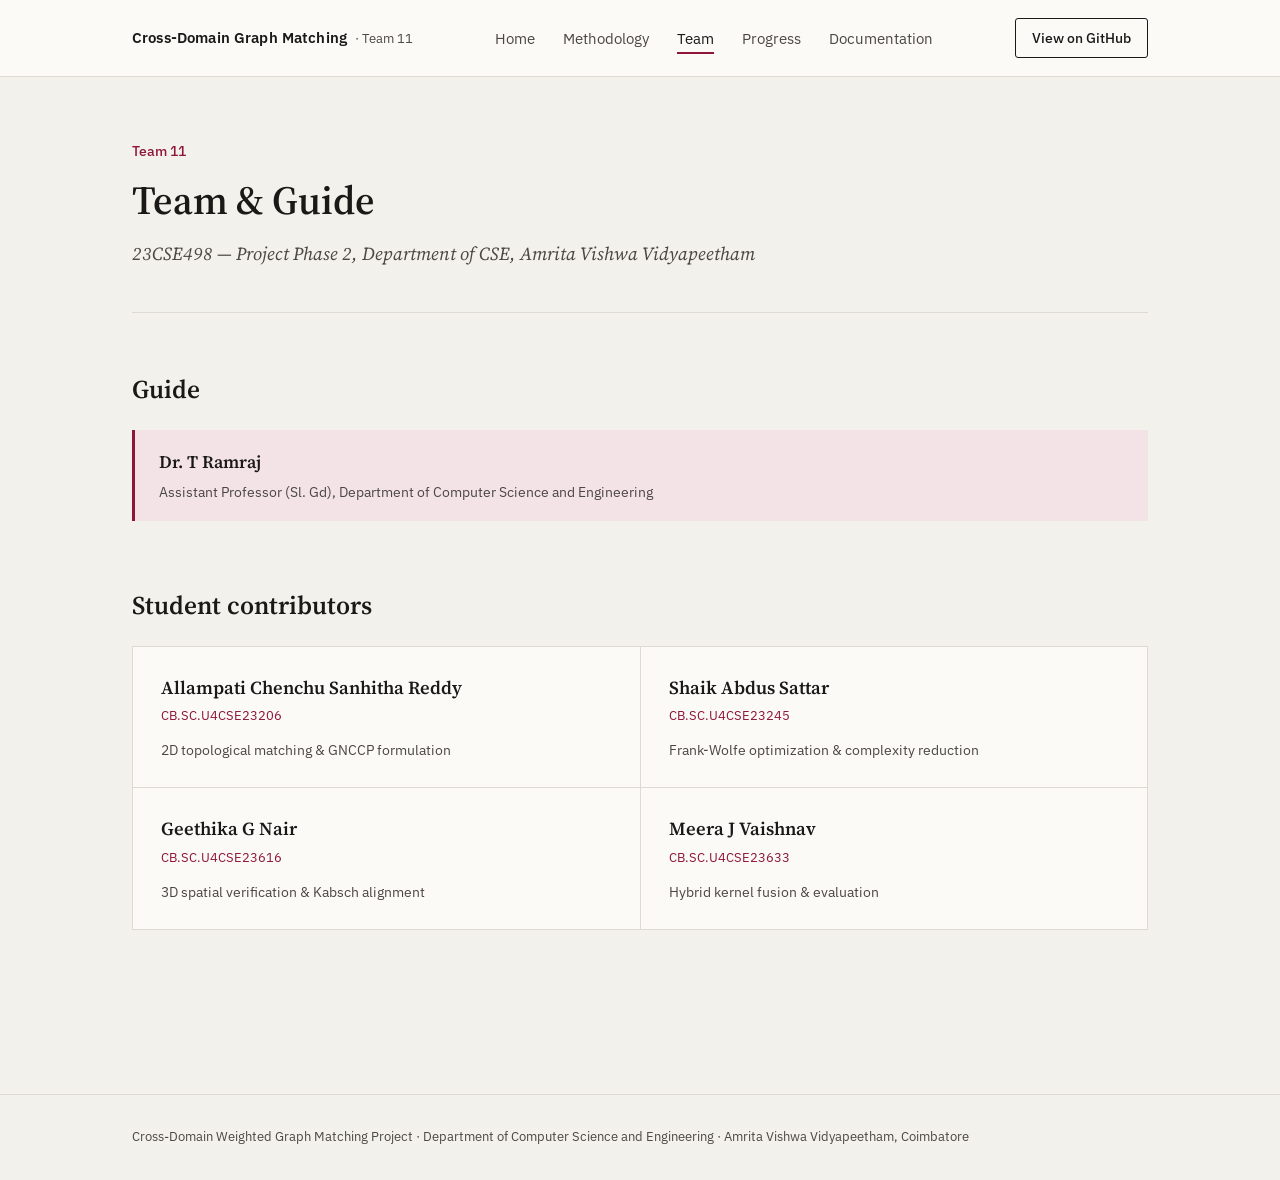
<file: website/team.html>
<!DOCTYPE html>
<html lang="en">
<head>
<meta charset="UTF-8">
<meta name="viewport" content="width=device-width, initial-scale=1.0">
<title>Team — Cross-Domain Graph Matching</title>
<link rel="stylesheet" href="style.css">
</head>
<body>

<header class="site-header">
  <div class="nav-inner">
    <a class="brand" href="index.html">Cross-Domain Graph Matching <small>· Team 11</small></a>
    <ul class="nav-links">
      <li><a href="index.html">Home</a></li>
      <li><a href="methodology.html">Methodology</a></li>
      <li><a href="team.html" aria-current="page">Team</a></li>
      <li><a href="progress.html">Progress</a></li>
      <li><a href="docs.html">Documentation</a></li>
    </ul>
    <a class="gh-btn" href="https://github.com/Efficient-3D-Kernels/Efficient-3D-Kernels-for-molecular-property-prediction" target="_blank" rel="noopener">View on GitHub</a>
  </div>
</header>

<main>
  <div class="wrap">

    <div class="page-header">
      <p class="eyebrow">Team 11</p>
      <h1>Team &amp; Guide</h1>
      <p class="subtitle">23CSE498 — Project Phase 2, Department of CSE, Amrita Vishwa Vidyapeetham</p>
    </div>

    <section>
      <h2>Guide</h2>
      <div class="guide-block">
        <div class="name">Dr. T Ramraj</div>
        <div class="role">Assistant Professor (Sl. Gd), Department of Computer Science and Engineering</div>
      </div>
    </section>

    <section>
      <h2>Student contributors</h2>
      <div class="team-grid">
        <div class="member">
          <div class="name">Allampati Chenchu Sanhitha Reddy</div>
          <div class="reg">CB.SC.U4CSE23206</div>
          <div class="role">2D topological matching &amp; GNCCP formulation</div>
        </div>
        <div class="member">
          <div class="name">Shaik Abdus Sattar</div>
          <div class="reg">CB.SC.U4CSE23245</div>
          <div class="role">Frank-Wolfe optimization &amp; complexity reduction</div>
        </div>
        <div class="member">
          <div class="name">Geethika G Nair</div>
          <div class="reg">CB.SC.U4CSE23616</div>
          <div class="role">3D spatial verification &amp; Kabsch alignment</div>
        </div>
        <div class="member">
          <div class="name">Meera J Vaishnav</div>
          <div class="reg">CB.SC.U4CSE23633</div>
          <div class="role">Hybrid kernel fusion &amp; evaluation</div>
        </div>
      </div>
    </section>

  </div>
</main>

<footer>
  <div class="wrap">
    Cross-Domain Weighted Graph Matching Project · Department of Computer Science and Engineering · Amrita Vishwa Vidyapeetham, Coimbatore
  </div>
</footer>

</body>
</html>
</file>
<file: website/style.css>
@import url('https://fonts.googleapis.com/css2?family=Source+Serif+4:ital,opsz,wght@0,8..60,400;0,8..60,600;0,8..60,700;1,8..60,400&family=IBM+Plex+Sans:wght@400;500;600&display=swap');

:root{
  --paper:#F3F1EB;
  --paper-raised:#FBFAF7;
  --ink:#1B1917;
  --ink-soft:#4B4742;
  --maroon:#8E1638;
  --maroon-dark:#6E0F2B;
  --maroon-wash:#F3E3E7;
  --slate:#3D4B5C;
  --slate-wash:#E7EBEE;
  --line:#DEDAD1;
  --serif:'Source Serif 4', Georgia, serif;
  --sans:'IBM Plex Sans', -apple-system, sans-serif;
}

*{box-sizing:border-box;}
html{scroll-behavior:smooth;}
body{
  margin:0;
  background:var(--paper);
  color:var(--ink);
  font-family:var(--serif);
  font-size:17px;
  line-height:1.6;
}

@media (prefers-reduced-motion: reduce){
  html{scroll-behavior:auto;}
  *{animation-duration:0.01ms !important; transition-duration:0.01ms !important;}
}

a{color:inherit;}
:focus-visible{outline:2px solid var(--maroon); outline-offset:2px;}

/* ---------- Header / Nav ---------- */
.site-header{
  border-bottom:1px solid var(--line);
  background:var(--paper-raised);
  position:sticky; top:0; z-index:10;
}
.nav-inner{
  max-width:1080px;
  margin:0 auto;
  padding:18px 32px;
  display:flex;
  align-items:center;
  justify-content:space-between;
  gap:24px;
  flex-wrap:wrap;
}
.brand{
  font-family:var(--sans);
  font-weight:600;
  font-size:15px;
  letter-spacing:0.01em;
  text-decoration:none;
  color:var(--ink);
  display:flex;
  align-items:baseline;
  gap:8px;
}
.brand small{
  font-weight:400;
  color:var(--ink-soft);
  font-size:13px;
}
.nav-links{
  display:flex;
  gap:28px;
  font-family:var(--sans);
  font-size:14.5px;
  list-style:none;
  margin:0; padding:0;
}
.nav-links a{
  text-decoration:none;
  color:var(--ink-soft);
  padding-bottom:4px;
  border-bottom:2px solid transparent;
}
.nav-links a:hover, .nav-links a[aria-current="page"]{
  color:var(--ink);
  border-bottom-color:var(--maroon);
}
.gh-btn{
  font-family:var(--sans);
  font-size:14px;
  font-weight:500;
  text-decoration:none;
  color:var(--ink);
  border:1px solid var(--ink);
  padding:8px 16px;
  border-radius:3px;
  white-space:nowrap;
}
.gh-btn:hover{background:var(--ink); color:var(--paper-raised);}

/* ---------- Layout shells ---------- */
.wrap{max-width:1080px; margin:0 auto; padding:0 32px;}
.prose{max-width:680px;}
main{padding-bottom:100px;}

.page-header{
  padding:64px 0 44px;
  border-bottom:1px solid var(--line);
  margin-bottom:56px;
}
.eyebrow{
  font-family:var(--sans);
  font-size:13.5px;
  color:var(--maroon);
  font-weight:500;
  margin:0 0 14px;
}
h1{
  font-family:var(--serif);
  font-weight:600;
  font-size:2.5rem;
  line-height:1.15;
  margin:0 0 16px;
  max-width:760px;
}
.subtitle{
  font-family:var(--serif);
  font-style:italic;
  color:var(--ink-soft);
  font-size:1.15rem;
  max-width:640px;
  margin:0;
}
h2{
  font-family:var(--serif);
  font-weight:600;
  font-size:1.6rem;
  margin:0 0 20px;
}
h3{
  font-family:var(--sans);
  font-weight:600;
  font-size:1rem;
  margin:0 0 10px;
  color:var(--ink);
}
p{margin:0 0 16px;}
section{margin-bottom:64px;}

/* ---------- Homepage hero ---------- */
.hero{padding:56px 0 0;}
.hero .eyebrow{margin-bottom:18px;}
.hero h1{font-size:2.9rem; max-width:820px;}
.hero .abstract{
  max-width:680px;
  color:var(--ink-soft);
  font-size:1.08rem;
}
.hero-meta{
  font-family:var(--sans);
  font-size:14px;
  color:var(--ink-soft);
  margin-top:8px;
}

.domain-band{
  display:grid;
  grid-template-columns:repeat(3,1fr);
  border-top:1px solid var(--line);
  border-bottom:1px solid var(--line);
  margin:48px 0 64px;
}
.domain-band div{
  padding:28px 28px 28px 0;
  border-right:1px solid var(--line);
}
.domain-band div:last-child{border-right:none; padding-right:0;}
.domain-band .stat{
  font-family:var(--sans);
  font-weight:600;
  font-size:1.7rem;
  color:var(--maroon);
  display:block;
  margin-bottom:6px;
}
.domain-band .label{
  font-family:var(--sans);
  font-size:14px;
  color:var(--ink-soft);
}

.section-links{
  display:grid;
  grid-template-columns:repeat(2,1fr);
  gap:1px;
  background:var(--line);
  border:1px solid var(--line);
}
.section-links a{
  background:var(--paper-raised);
  padding:26px 28px;
  text-decoration:none;
  color:var(--ink);
  display:block;
}
.section-links a:hover{background:var(--maroon-wash);}
.section-links h3{margin-bottom:6px;}
.section-links p{margin:0; color:var(--ink-soft); font-size:14.5px; font-family:var(--sans);}

/* ---------- Team ---------- */
.team-grid{
  display:grid;
  grid-template-columns:repeat(2,1fr);
  gap:1px;
  background:var(--line);
  border:1px solid var(--line);
  margin-bottom:40px;
}
.member{
  background:var(--paper-raised);
  padding:26px 28px;
}
.member .name{
  font-family:var(--serif);
  font-weight:600;
  font-size:1.15rem;
  margin-bottom:4px;
}
.member .reg{
  font-family:var(--sans);
  font-size:13px;
  color:var(--maroon);
  margin-bottom:12px;
}
.member .role{
  font-family:var(--sans);
  font-size:14px;
  color:var(--ink-soft);
}
.guide-block{
  border-left:3px solid var(--maroon);
  padding:18px 24px;
  background:var(--maroon-wash);
}
.guide-block .name{font-family:var(--serif); font-weight:600; font-size:1.1rem; margin-bottom:4px;}
.guide-block .role{font-family:var(--sans); font-size:14px; color:var(--ink-soft);}

/* ---------- Methodology pipeline ---------- */
.stage{
  display:grid;
  grid-template-columns:56px 1fr;
  gap:24px;
  padding:32px 0;
  border-top:1px solid var(--line);
}
.stage:last-child{border-bottom:1px solid var(--line);}
.stage-num{
  font-family:var(--sans);
  font-weight:600;
  font-size:14px;
  color:var(--maroon);
  padding-top:4px;
}
.stage h3{font-size:1.15rem; font-family:var(--serif); font-weight:600; margin-bottom:10px;}
.stage ul{margin:14px 0 0; padding-left:20px;}
.stage li{margin-bottom:8px; font-size:15.5px;}
.stage .formula{
  font-family:var(--sans);
  background:var(--slate-wash);
  color:var(--slate);
  padding:14px 18px;
  border-radius:3px;
  font-size:14px;
  margin-top:14px;
  display:inline-block;
}

/* ---------- Progress ---------- */
table{
  width:100%;
  border-collapse:collapse;
  font-family:var(--sans);
  font-size:14.5px;
  margin-bottom:8px;
}
th, td{
  text-align:left;
  padding:12px 16px;
  border-bottom:1px solid var(--line);
}
th{
  font-weight:600;
  color:var(--ink-soft);
  font-size:13px;
}
.status-tag{
  font-size:12.5px;
  padding:3px 9px;
  border-radius:3px;
  font-weight:500;
}
.status-functional{background:#E4EFE6; color:#2C6B3A;}
.status-progress{background:#F5EAD6; color:#8A5A16;}
.status-integrated{background:var(--slate-wash); color:var(--slate);}

.video-grid{
  display:grid;
  grid-template-columns:repeat(3,1fr);
  gap:20px;
  margin-top:24px;
}
.video-placeholder{
  border:1px dashed var(--line);
  background:var(--paper-raised);
  aspect-ratio:16/10;
  display:flex;
  flex-direction:column;
  align-items:center;
  justify-content:center;
  text-align:center;
  padding:20px;
}
.video-placeholder .icon{
  width:40px; height:40px;
  border:1.5px solid var(--ink-soft);
  border-radius:50%;
  display:flex; align-items:center; justify-content:center;
  margin-bottom:14px;
  color:var(--ink-soft);
}
.video-placeholder .domain{
  font-family:var(--sans);
  font-weight:600;
  font-size:14.5px;
  margin-bottom:4px;
}
.video-placeholder .note{
  font-family:var(--sans);
  font-size:12.5px;
  color:var(--ink-soft);
}

.result-block{
  border-top:1px solid var(--line);
  padding:28px 0;
}
.result-block:last-child{border-bottom:1px solid var(--line);}
.result-stats{
  display:flex;
  gap:36px;
  margin-top:16px;
  flex-wrap:wrap;
}
.result-stats div{font-family:var(--sans);}
.result-stats .stat{font-weight:600; color:var(--maroon); font-size:1.3rem; display:block;}
.result-stats .label{font-size:13px; color:var(--ink-soft);}

/* ---------- Docs ---------- */
.doc-list{list-style:none; margin:0; padding:0;}
.doc-list li{
  border-top:1px solid var(--line);
  padding:20px 0;
  display:flex;
  justify-content:space-between;
  align-items:baseline;
  gap:20px;
}
.doc-list li:last-child{border-bottom:1px solid var(--line);}
.doc-list a{
  font-family:var(--sans);
  font-weight:500;
  text-decoration:none;
  color:var(--ink);
}
.doc-list a:hover{color:var(--maroon);}
.doc-list .desc{font-family:var(--sans); font-size:13.5px; color:var(--ink-soft); margin-top:4px;}
.doc-meta{font-family:var(--sans); font-size:13px; color:var(--ink-soft); white-space:nowrap;}

.theorem-list{padding-left:20px;}
.theorem-list li{margin-bottom:10px; font-size:15.5px;}

/* ---------- Footer ---------- */
footer{
  border-top:1px solid var(--line);
  padding:32px 0;
  font-family:var(--sans);
  font-size:13px;
  color:var(--ink-soft);
}

/* ---------- Responsive ---------- */
@media (max-width:720px){
  h1{font-size:2rem;}
  .hero h1{font-size:2.1rem;}
  .domain-band{grid-template-columns:1fr;}
  .domain-band div{border-right:none; border-bottom:1px solid var(--line); padding:20px 0;}
  .domain-band div:last-child{border-bottom:none;}
  .section-links{grid-template-columns:1fr;}
  .team-grid{grid-template-columns:1fr;}
  .video-grid{grid-template-columns:1fr;}
  .stage{grid-template-columns:1fr;}
  .result-stats{gap:24px;}
  .nav-links{gap:16px; font-size:13.5px;}
}
</file>
